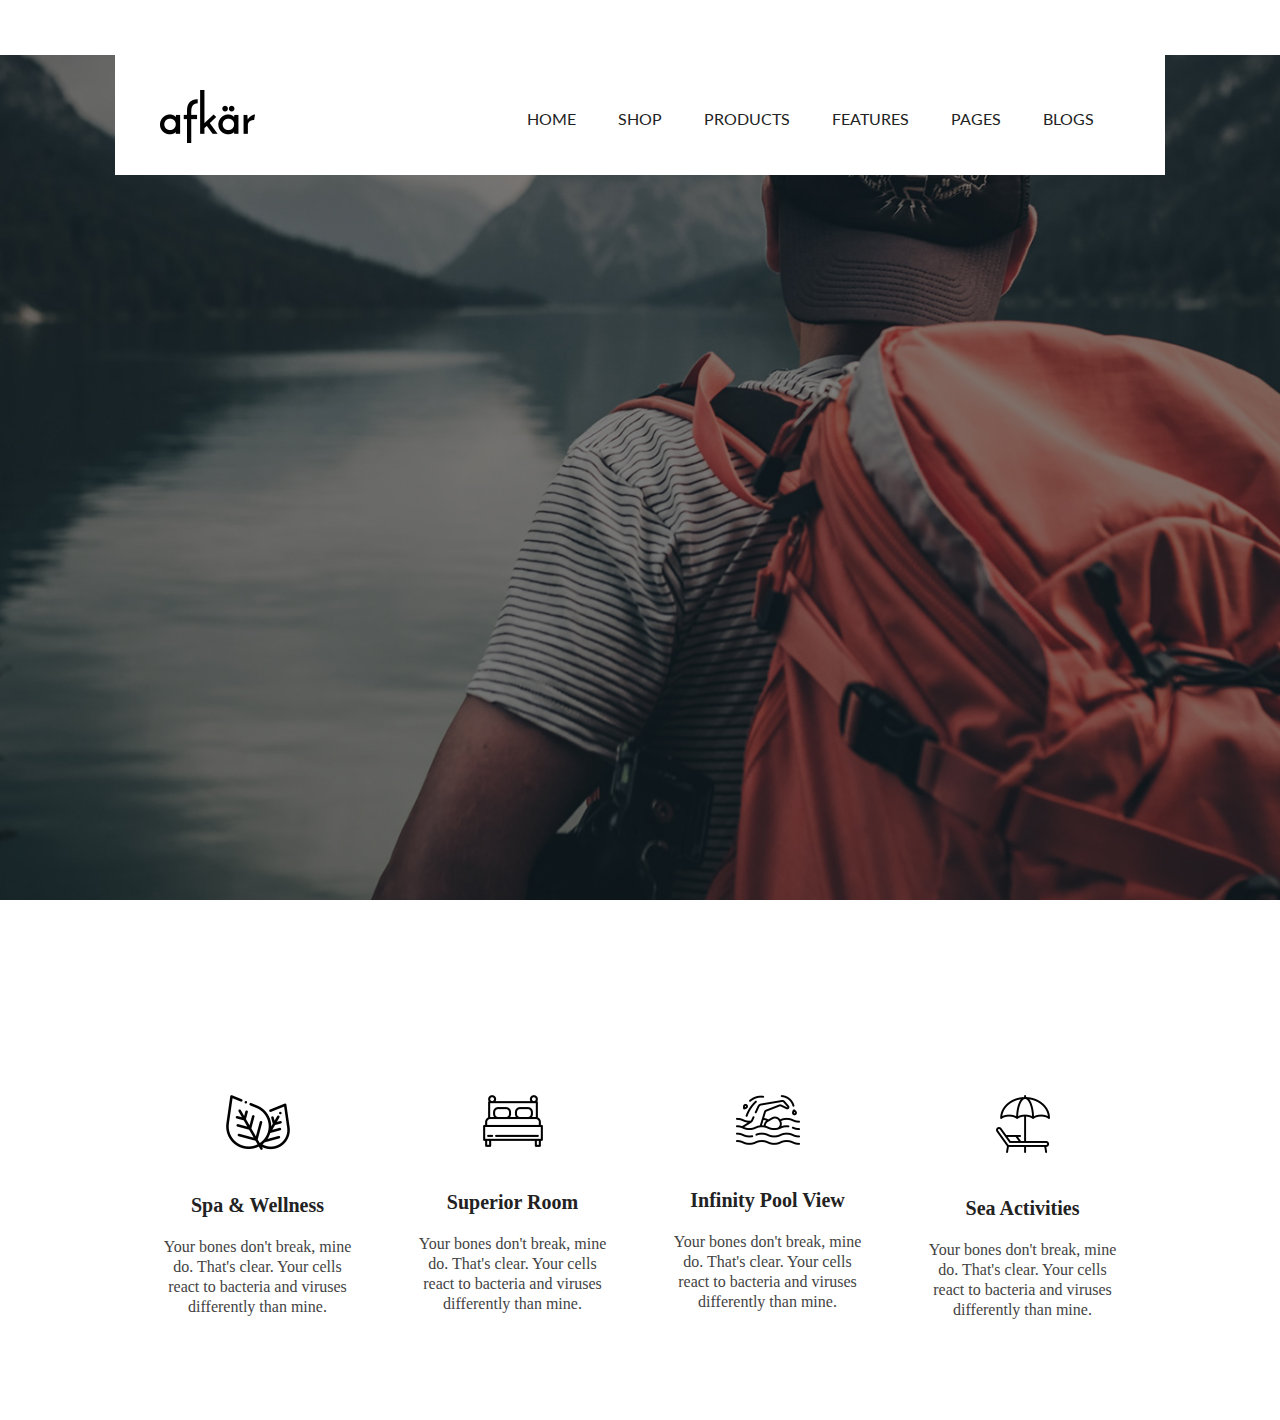
<file: SECOND TASK/TASK 1/index.html>
<!DOCTYPE html>
<html lang="en">

<head>
    <meta charset="UTF-8">
    <meta http-equiv="X-UA-Compatible" content="IE=edge">
    <meta name="viewport" content="width=device-width, initial-scale=1.0">
    <link rel="stylesheet" href="https://use.fontawesome.com/releases/v5.5.0/css/all.css" integrity="sha384-B4dIYHKNBt8Bc12p+WXckhzcICo0wtJAoU8YZTY5qE0Id1GSseTk6S+L3BlXeVIU" crossorigin="anonymous">
    <link rel="preconnect" href="https://fonts.gstatic.com">
    <link href="https://fonts.googleapis.com/css2?family=Lato:wght@300;400;700;900&display=swap" rel="stylesheet">
    <link rel="stylesheet" href="./css/style.css">
    <link rel="stylesheet" href="./css/common.css">
    <title>Document</title>
</head>

<body>
    <section id="Prewiev">
        <div class="navbar">
            <div class="container">
                <div class="row">
                    <div class="col">
                        <div class="main-menu">
                            <div class="menu-left">
                                <div class="logo">
                                    <img src="img/logo_1.png" alt="">
                                </div>
                            </div>
                            <div class="menu-right">
                                <div class="main-navbar">
                                    <nav>
                                        <div class="dropdown">
                                            <li><a href="#">HOME <i class="fas fa-plus"></i></a></li>
                                            <div class="dropdown-content">
                                                <a href="#">Clothing</a>
                                                <a href="#">Basics</a>
                                                <a href="#">Beauty</a>
                                                <a href="#">Electronic</a>
                                                <a href="#">Furniture</a>
                                                <a href="#">Vegetables</a>
                                                <a href="#">Watch</a>
                                                <a href="#">Lights</a>
                                                <a href="#">Goggles</a>
                                                <a href="#">Shoes</a>
                                                <a href="#">Bags</a>
                                                <a href="#">Flowers</a>
                                            </div>
                                        </div>
                                        <div class="dropdown">
                                            <li><a href="#">SHOP<i class="fas fa-plus"></i></a></li>
                                            <div class="dropdown-content">
                                                <a href="#">Left Sidebar</a>
                                                <a href="#">Right Sidebar</a>
                                                <a href="./shop-sidebar-popup.html">Sidebar Popup</a>
                                                <a href="#">Metro</a>
                                                <a href="#">No Sidebar</a>
                                                <a href="#">Last View</a>
                                            </div>
                                        </div>
                                        <li><a href="#">PRODUCTS<i class="fas fa-plus"></i></a></li>
                                        <li><a href="#">FEATURES<i class="fas fa-plus"></i></a></li>
                                        <li><a href="#">PAGES<i class="fas fa-plus"></i></a></li>
                                        <div class="dropdown">
                                            <li><a href="#">BLOGS<i class="fas fa-plus"></i></a></li>
                                            <div class="dropdown-content">
                                                <a href="#">Blog Left Sidebar</a>
                                                <a href="#">Blog Right Sidebar</a>
                                                <a href="./blog-right-sidebar.html">Blog Sidebar Popup</a>
                                                <a href="#">Blog No Sidebar</a>
                                                <a href="#">No Sidebar</a>
                                                <a href="#">Last View</a>
                                            </div>
                                        </div>
                                    </nav>
                                </div>
                            </div>
                        </div>
                    </div>
                </div>
            </div>
        </div>
    </section>
    <section id="Service"> 
        <div class="container">
            <div class="row">
                 <div class="grid-item">
                        <img src="./img/icon_18.png" alt="">
                        <h3>Spa & Wellness</h3>
                        <p>Your bones don't break, mine do. That's clear. Your cells react to bacteria and viruses differently than mine.</p>
                    </div>
                    <div class="grid-item">
                        <img src="./img/icon_19.png" alt="">
                        <h3>Superior Room</h3>
                        <p>Your bones don't break, mine do. That's clear. Your cells react to bacteria and viruses differently than mine.</p>
                    </div>
                    <div class="grid-item">
                        <img src="./img/icon_20.png" alt="">
                        <h3>Infinity Pool View</h3>
                        <p>Your bones don't break, mine do. That's clear. Your cells react to bacteria and viruses differently than mine.</p>
                    </div>
                    <div class="grid-item">
                        <img src="./img/icon_21.png" alt="">
                        <h3>Sea Activities</h3>
                        <p>Your bones don't break, mine do. That's clear. Your cells react to bacteria and viruses differently than mine.</p>
                 </div>
            </div>
        </div>
    </section>
   
</body>

</html>
</file>
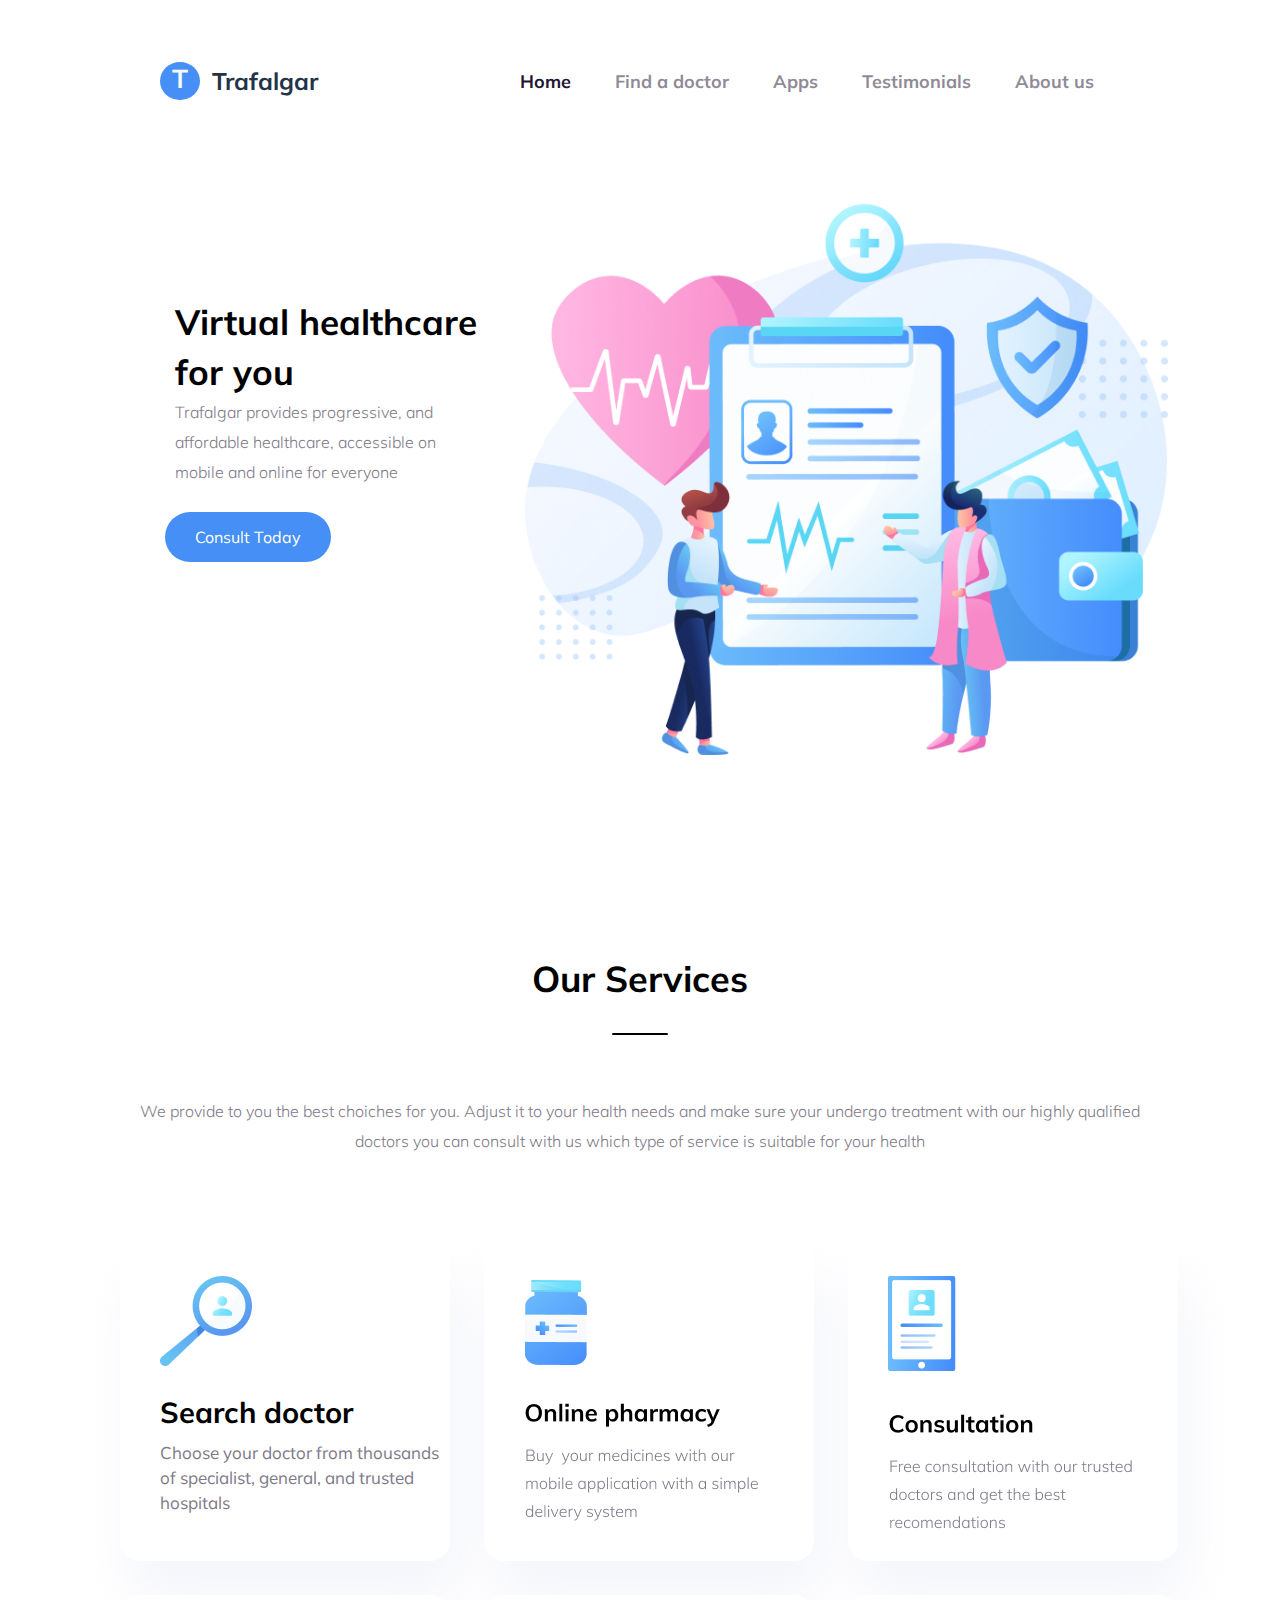
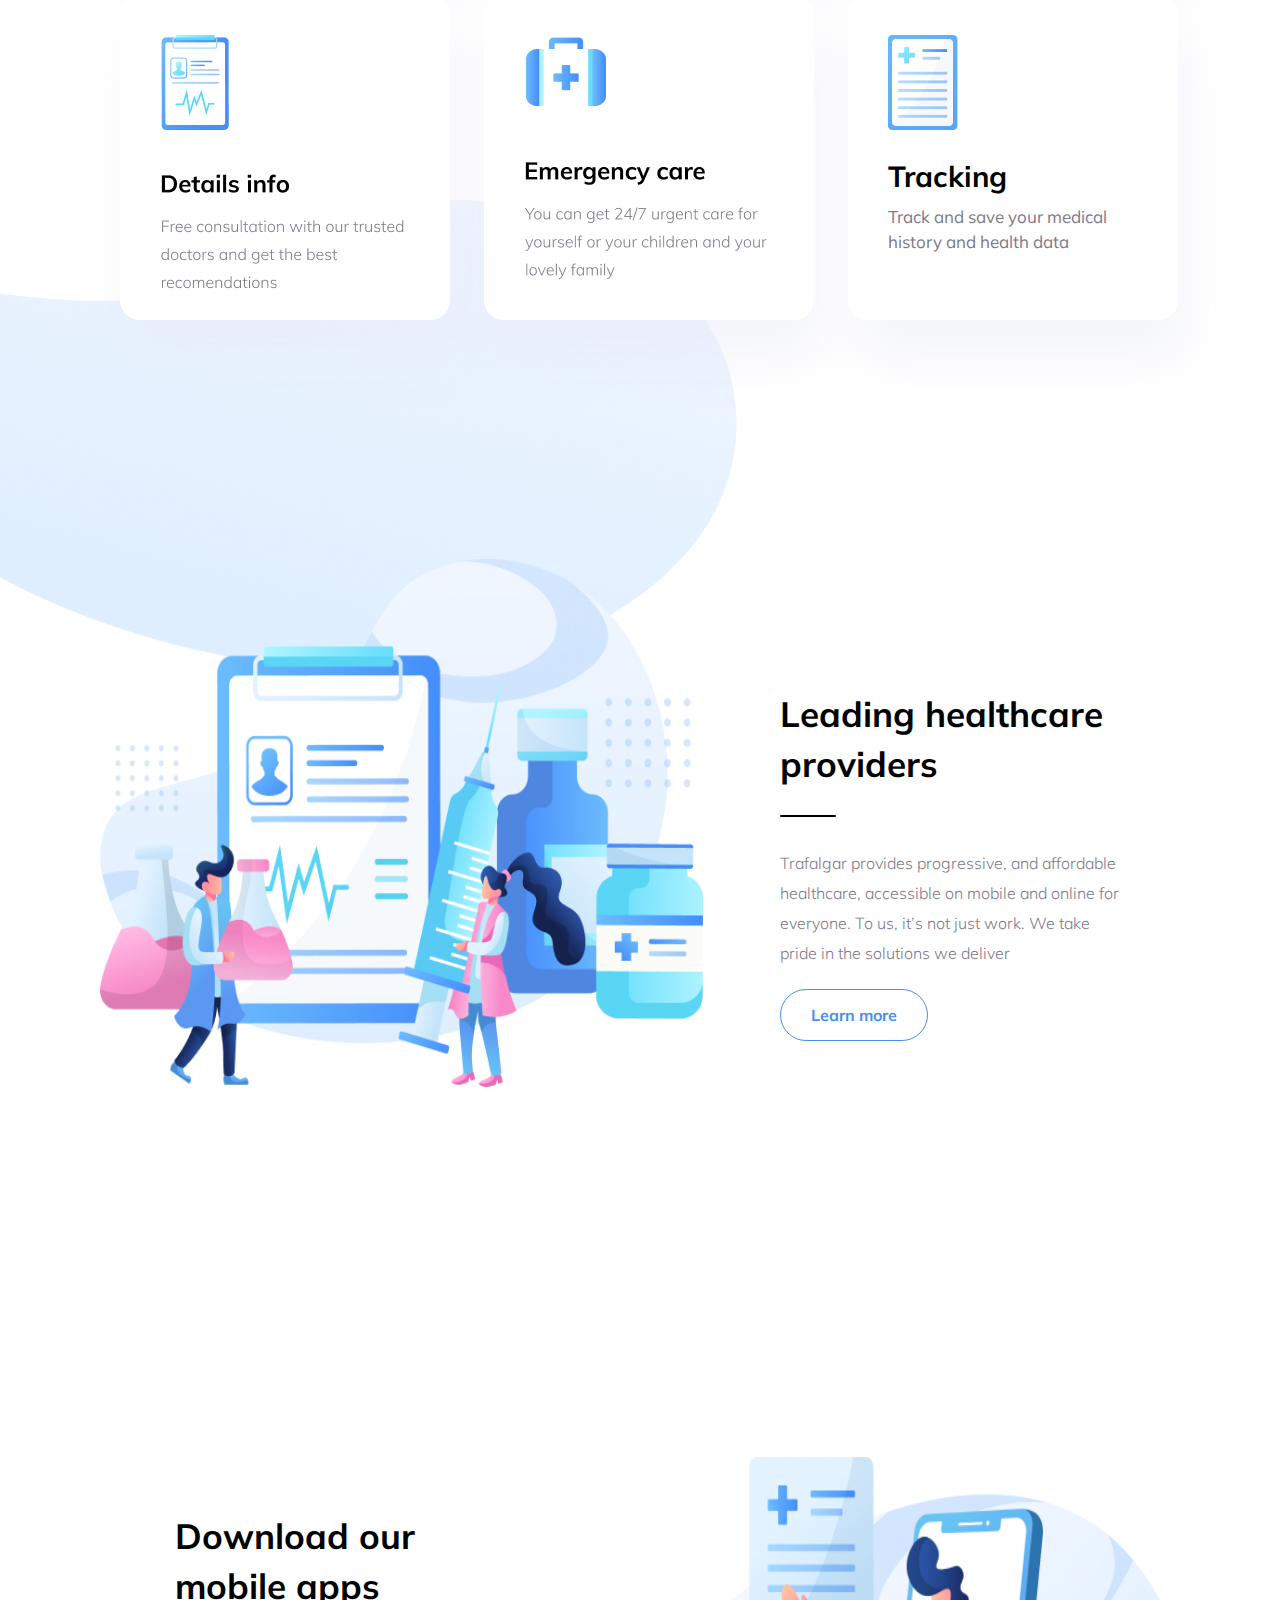
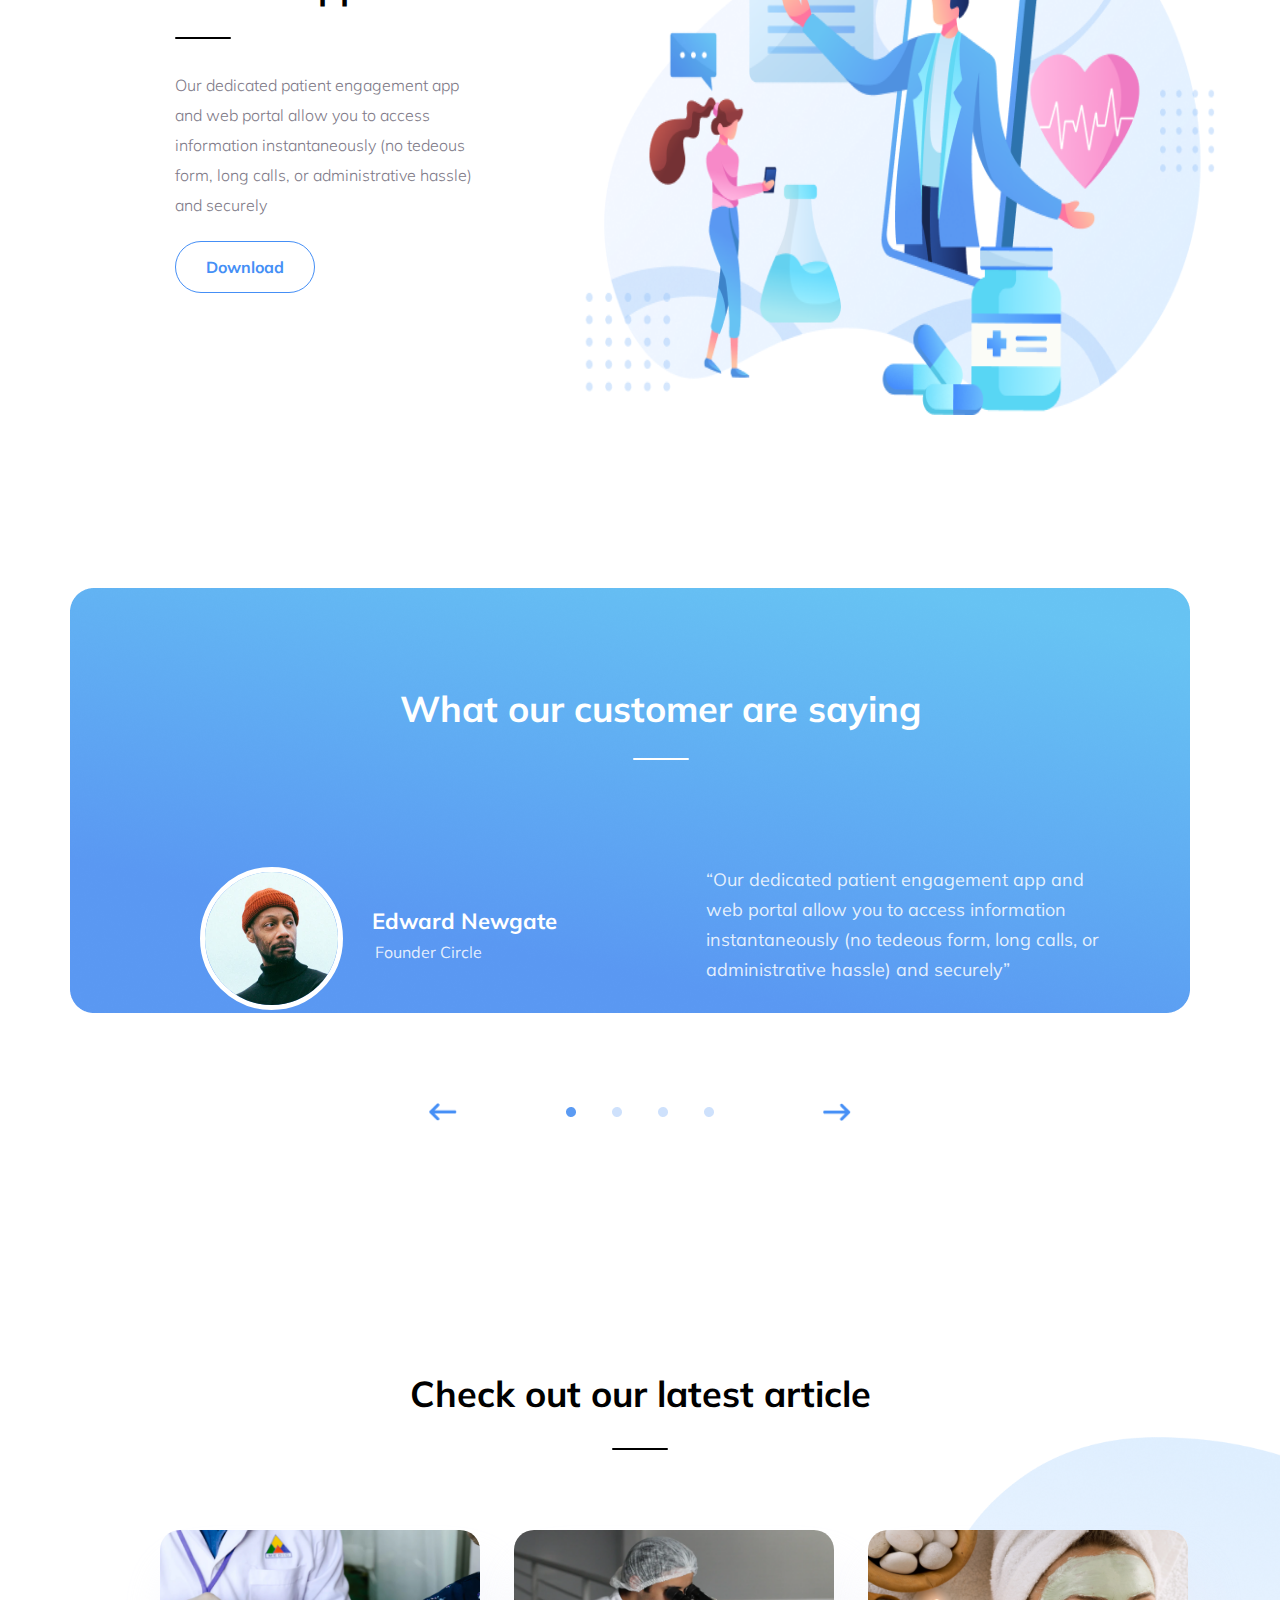
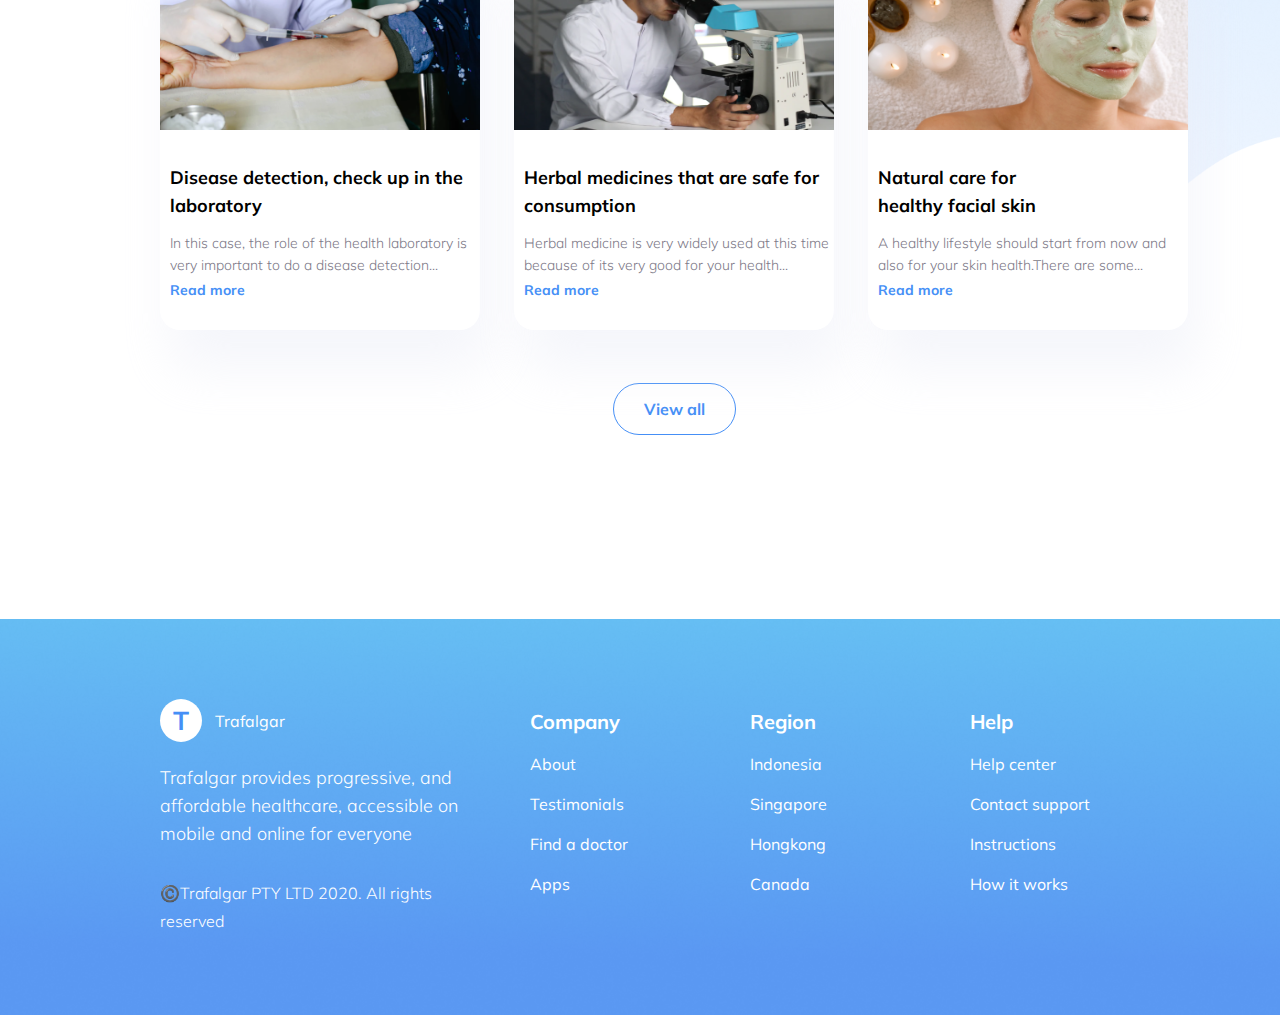
<file: THİRD TASK/Landing Page/index.html>
<!DOCTYPE html>
<html lang="en">
<head>
    <meta charset="UTF-8">
    <meta http-equiv="X-UA-Compatible" content="IE=edge">
    <meta name="viewport" content="width=device-width, initial-scale=1.0">
    <link rel="preconnect" href="https://fonts.gstatic.com">
    <link href="https://fonts.googleapis.com/css2?family=Mulish:wght@700&display=swap" rel="stylesheet">
    <link href="https://fonts.googleapis.com/css2?family=Mulish:ital,wght@1,300&display=swap" rel="stylesheet">
    <link href="https://fonts.googleapis.com/css2?family=Mulish&display=swap" rel="stylesheet">
    <link href="https://fonts.googleapis.com/css2?family=Mulish:wght@300&display=swap" rel="stylesheet">
    <link rel="stylesheet" href="css/common.css">
    <link rel="stylesheet" href="css/style.css">
    <title>Trafalgar Landing Page</title>
</head>
<body>
<!-- Header -->
    <div id="Header">
        <div class="container">
            <div class="row">
                <div class="navbar">
                   <div class="col-4">
                    <div class="left">
                        <strong>T</strong>
                        <h3>Trafalgar</h3>
                    </div>
                   </div>
                    <div class="col-8">
                        <div class="right">
                            <a href="#">Home</a>
                            <a href="#">Find a doctor</a>
                            <a href="#">Apps</a>
                            <a href="#">Testimonials</a>
                            <a href="#">About us</a>
                        </div>
                    </div>
                </div>
            </div>
            <div class="header-item">
                <div class="col-4">
                    <div class="item-text">
                        <h1>Virtual healthcare for you</h1>
                        <p>Trafalgar provides progressive, and affordable healthcare, accessible on mobile and online  for everyone</p>
                        <div class="button">
                            <a href="">Consult Today</a>
                        </div>
                    </div>
                </div>
                <div class="item-img">
                    <div class="col-8">
                        <img src="img/trafalgar-header illustration 1.png" alt="">
                    </div>
                </div>
            </div>
        </div>
    </div>
<!-- Header -->
<!-- Our Services -->
<div id="Services">
    <div class="container" style="max-width: 1040px;">
        <div class="row">
            <div class="text-services">
                <h1>Our Services</h1>
                <div class="line"></div>
                <p>We provide to you the best choiches for you. Adjust it to your health needs and make sure your undergo treatment with our highly qualified doctors you can consult with us which type of service is suitable for your health</p>
            </div>
            <div class="services-box">
               <div class="box-back-img">
                <img src="img/Vector (2).png" alt="">
               </div>
              <div class="box">
               <div class="box-item">
                   <img src="img/Frame (2).png" alt="">
                  <div class="box-item-text">
                    <h3>Search doctor</h3>
                    <p>Choose your doctor from thousands <br> of specialist, general, and trusted hospitals</p>
                  </div>
               </div>
               <div class="box-item">
                   <img src="img/Group 2 (1).png" alt="">
               </div>
               <div class="box-item">
                   <img src="img/Group 1.png" alt="">
               </div>
               <div class="box-item">
                 <img src="img/Group 4.png" alt="">
               </div>
               <div class="box-item">
                  <img src="img/Group 3.png" alt="">
               </div>
               <div class="box-item">
                   <img src="img/Frame (3).png" alt="">
                    <div class="box-item-text">
                        <h3>Tracking</h3>
                    <p>Track and save your medical <br> history and health data </p>
                    </div>
               </div>
              </div>
              <div class="btn">
                  <a href="#">Learn more</a>
              </div>
            </div>
        </div>
    </div>
</div>
<!-- Our Services -->
<!-- Leading Section -->
<div id="Leading">
    <div class="container">
        <div class="row">
            <div class="leading-item">
                <div class="col-6">
                    <div class="leading-item-img">
                        <img src="img/trafalgar-illustration sec02 1.png" alt="">
                    </div>
                </div>
                <div class="col-6">
                    <div class="leading-item-text">
                        <h1>Leading healthcare providers</h1>
                        <div class="line"></div>
                        <p>Trafalgar provides progressive, and affordable healthcare, accessible on mobile and online for everyone. To us, it’s not just work. We take pride in the solutions we deliver</p>
                        <div class="btn">
                            <a href="#">Learn more</a>
                        </div>
                    </div>
                </div>
            </div>
        </div>
    </div>
</div>

<!-- Leading Section -->
<!-- Download Section -->
<div id="Download">
    <div class="row" style="margin: 0%;">
        <div class="container">
            <div class="download-item">
                <div class="col-4">
                    <div class="download-text">
                        <h1>Download our mobile apps</h1>
                        <div class="line"></div>
                        <p>Our dedicated patient engagement app and web portal allow you to access information instantaneously (no tedeous form, long calls, or administrative hassle) and securely</p>
                        <div class="btn">
                            <a href="">Download</a>
                        </div>
                    </div>
                </div>
                <div class="download-item-img">
                    <div class="col-8">
                        <img src="img/trafalgar-illustration sec03 1.png" alt="">
                    </div>
                </div>
            </div>
        </div>
    </div>
</div>
<!-- Download Section -->
<!-- Customer Section -->
<div id="Customer">
    <div class="container">
        <div class="row">
            <div class="customer-box">
                <img src="img/Rectangle 13 (1).png" alt="">
            </div>
            <div class="customer-box-item">
                <h1>What our customer are saying</h1>
                <div class="line"></div>
            </div>
            <div class="col-6">
                <div class="founder">
                     <img src="img/image 1.png" alt="">
                     <h3>Edward Newgate</h3>
                     <p>Founder Circle</p>
                </div>
            </div>
            <div class="col-6">
                <div class="founder-info">
                    <p>“Our dedicated patient engagement app and 
                        web portal allow you to access information instantaneously (no tedeous form, long calls, 
                        or administrative hassle) and securely”</p>
                </div>
            </div>
            <div class="col-12">
                <div class="scroll">
                    <img class="left" src="img/Vector (7).png" alt="">
                    <img src="img/Ellipse 5.png" alt="">
                    <img src="img/Ellipse 3.png" alt="">
                    <img src="img/Ellipse 4.png" alt="">
                    <img src="img/Ellipse 6.png" alt="">
                    <img class="right" src="img/Vector (8).png" alt="">
                </div>
            </div>
        </div>
    </div>
</div>
<!-- Customer Section -->
<!-- Check Out Section -->
<div id="Check-out">
    <div class="container">
        <div class="check-text">
            <h1>Check out our latest article</h1>
            <div class="line"></div>
        </div>
        <div class="row">
            <div class="check-box">
               <div class="box-check-img">
                   <img src="img/Vector (10).png" alt="">
               </div>
              <div class="box-second">
               <div class="check-box-item">
                   <img src="img/image 2.png" alt="">
                   <h3>Disease detection, check up in the laboratory</h3>
                   <p>In this case, the role of the health laboratory is very important to do a disease detection...</p>
                   <h2>Read more</h2>
               </div>
               <div class="check-box-item">
                   <img src="img/image 2 (1).png" alt="">
                    <h3>Herbal medicines that are safe for consumption</h3>
                    <p>Herbal medicine is very widely used at this time because of its very good for your health...</p>
                    <h2>Read more<h2>
               </div>
               <div class="check-box-item">
                   <img src="img/image 3.png" alt="">
                    <h3>Natural care for <br> healthy  facial skin</h3>
                    <p>A healthy lifestyle should start from now and also for your skin health.There are some...</p>
                    <h2>Read more</h2>
               </div>
              </div>
              <div class="btn">
                  <a href="#">View all</a>
              </div>
            </div>
        </div>
    </div>
</div>
<!-- Check Out Section -->
<!-- Footer -->
<footer>
    <div class="container">
        <div class="row">
                <div class="footer-container">
                    <div class="footer-item">
                        <div class="footer-logo">
                            <div class="footer-t-logo"><h6>T</h6></div>
                            <p style="margin-left: 13px;">Trafalgar</p>
                        </div>
                        <h5>Trafalgar provides progressive, and affordable healthcare, accessible on mobile and online 
                            for everyone</h5>
                            <h5 style="padding: 0;
                            font-size: 16px;
                            font-style: normal;
                            font-weight: 300;
                            line-height: 28px;
                            letter-spacing: 0em;
                            text-align: left;
                            ">©️Trafalgar PTY LTD 2020. All rights reserved</h5>
                        
                    </div>
                    <div class="footer-item">
                        <h1>Company</h1>
                        <li>About</li>
                        <li>Testimonials</li>
                        <li>Find a doctor</li>
                        <li>Apps</li>
                    </div>
                    <div class="footer-item">
                        <h1>Region</h1>
                        <li>Indonesia</li>
                        <li>Singapore</li>
                        <li>Hongkong</li>
                        <li>Canada</li>
                    </div>
                    <div class="footer-item">
                        <h1>Help</h1>
                        <li>Help center </li>
                        <li>Contact support</li>
                        <li>Instructions</li>
                        <li>How it works</li>
                    </div>
                </div>
            </div>
        </div>
</footer>
<!-- Footer -->
</body>
</html>
</file>
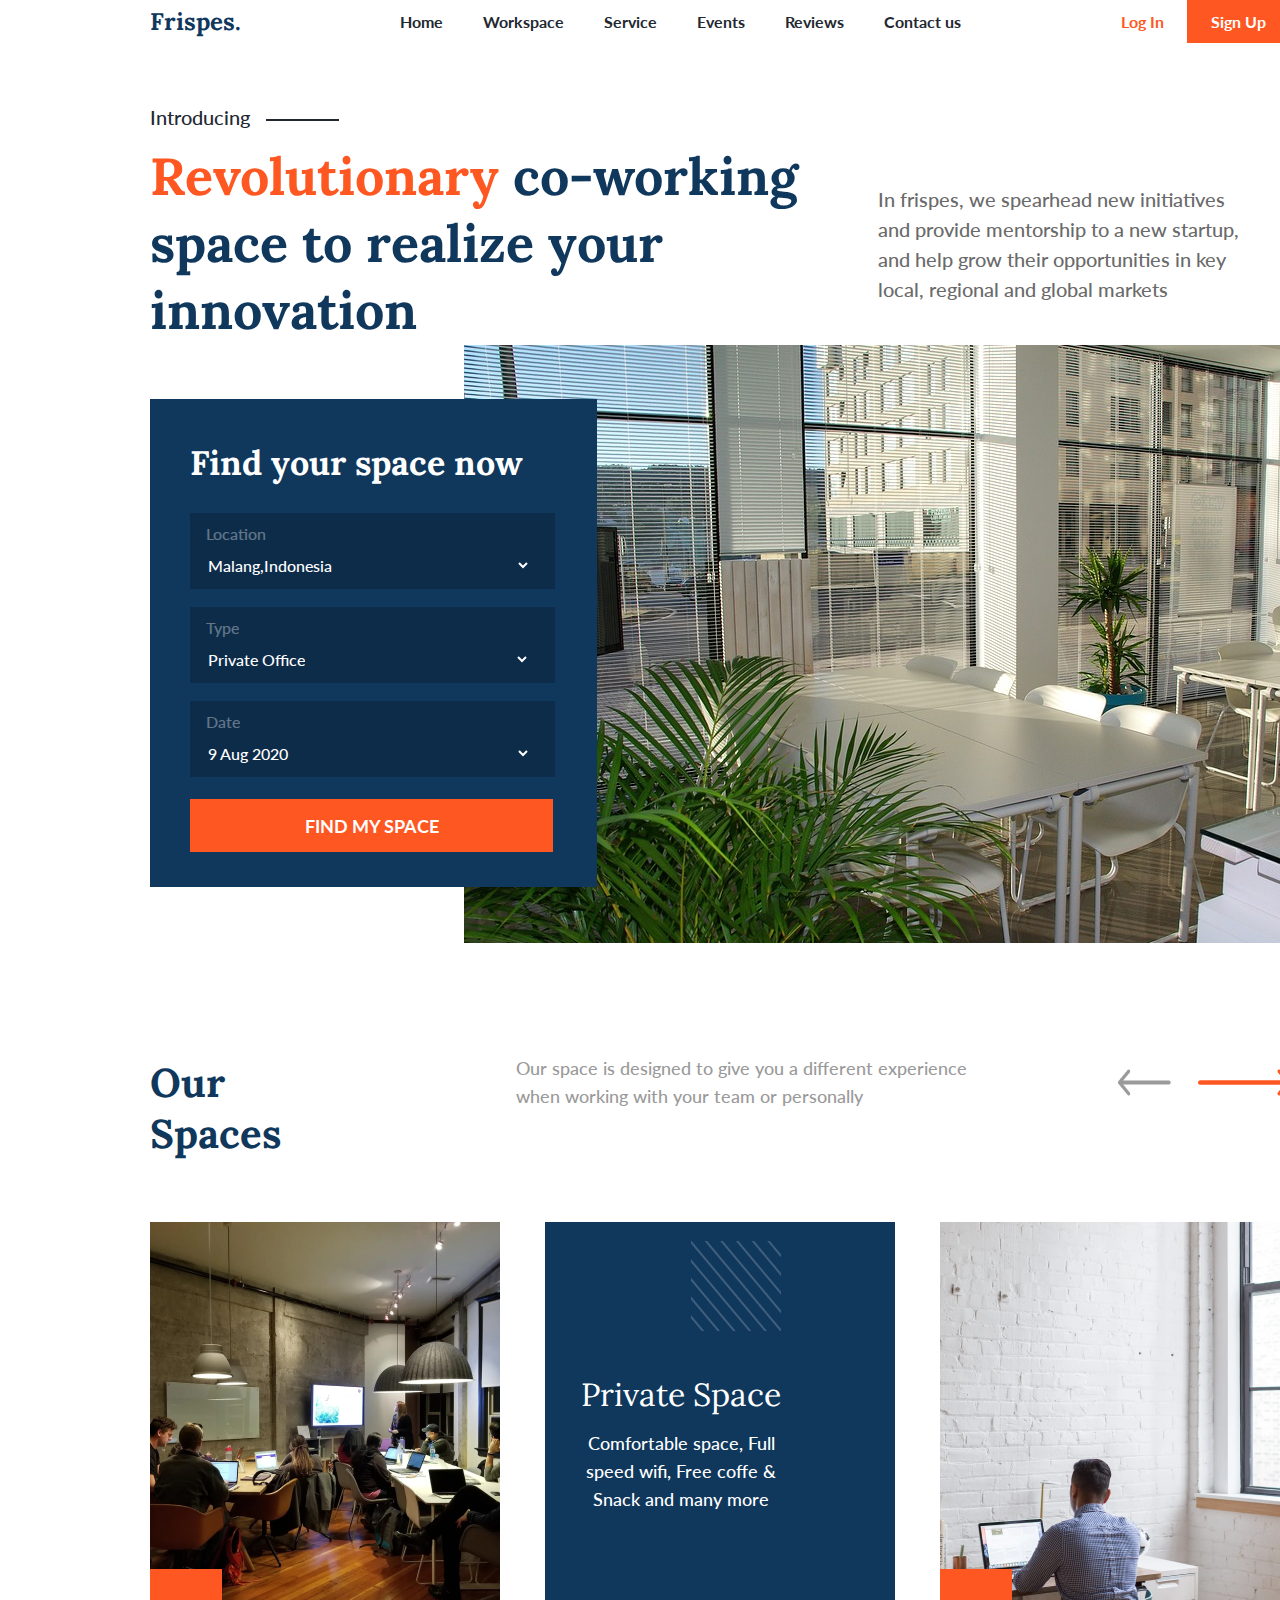
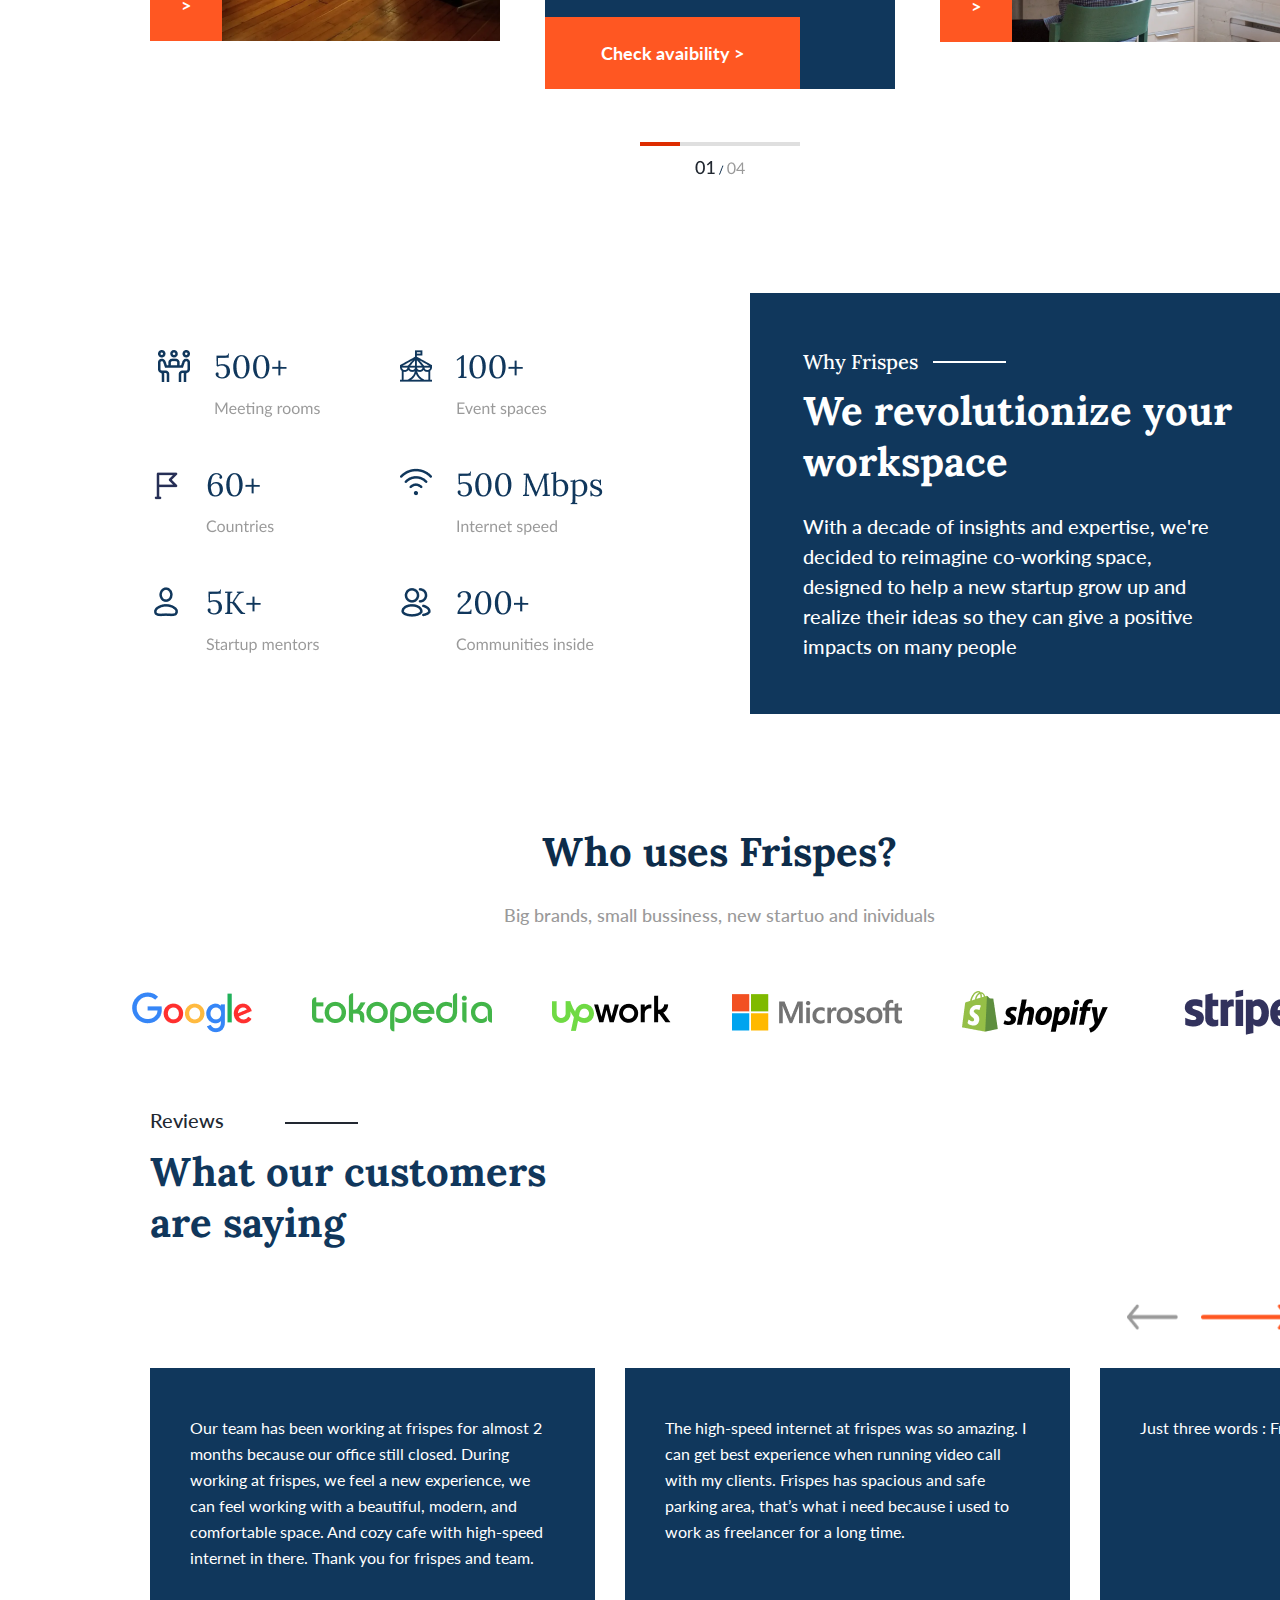
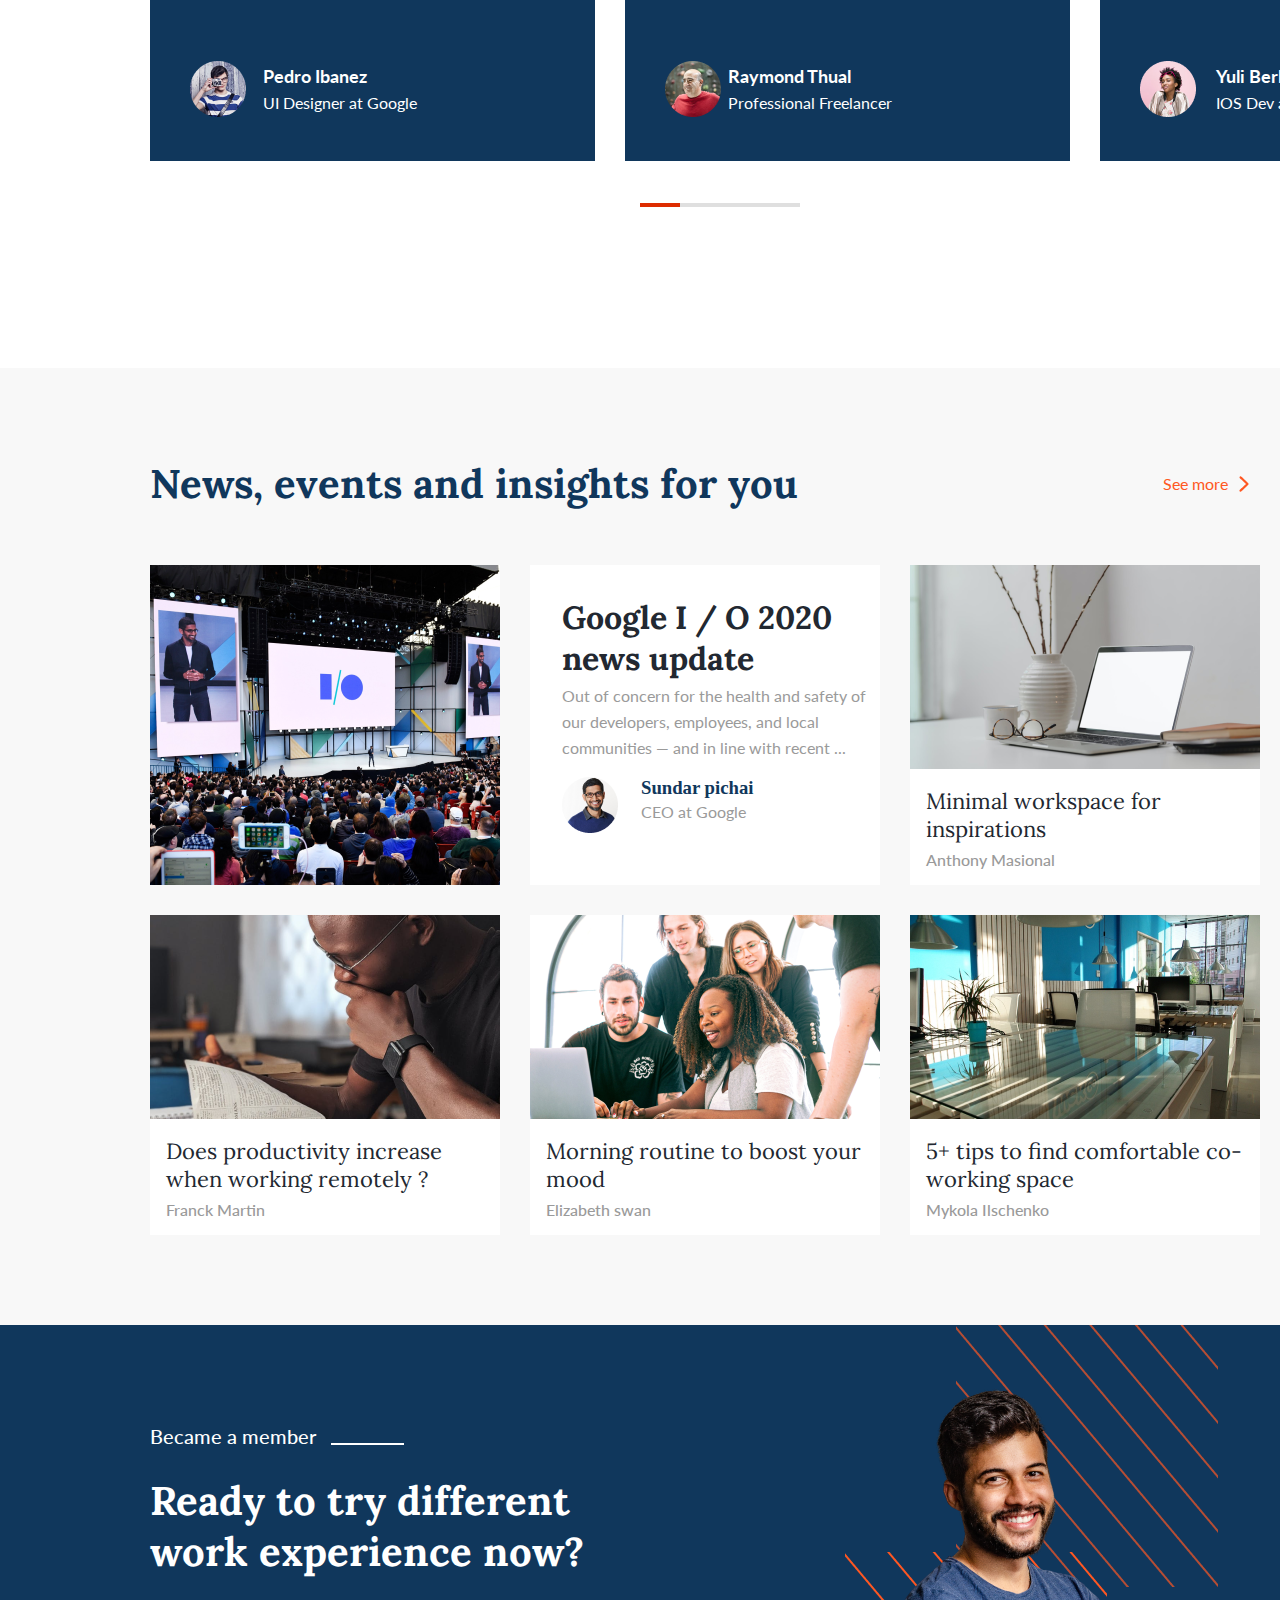
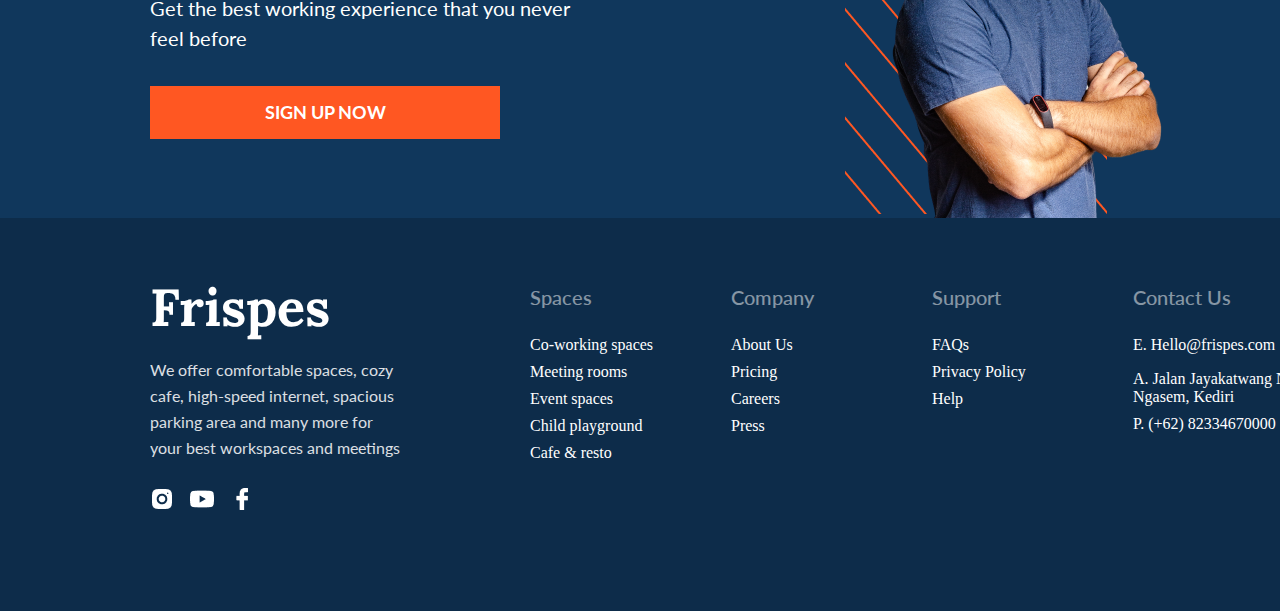
<file: Week-05/Landing Page/index.html>
<!DOCTYPE html>
<html lang="en">

<head>
  <meta charset="UTF-8" />
  <meta http-equiv="X-UA-Compatible" content="IE=edge" />
  <meta name="viewport" content="width=device-width, initial-scale=1.0" />
  <link rel="preconnect" href="https://fonts.gstatic.com" />

  <link rel="preconnect" href="https://fonts.gstatic.com" />
  <!-- google font links -->
  <link href="https://fonts.googleapis.com/css2?family=Lato:wght@100;300;400;700;900&display=swap" rel="stylesheet" />
  <link href="https://fonts.googleapis.com/css2?family=Lora:wght@400;500;600;700&display=swap" rel="stylesheet" />
  <!-- css links -->
  <link rel="stylesheet" href="./css/style.css" />
  <link rel="stylesheet" href="./css/common.css" />
  <title>Frispes.</title>
</head>

<body>
  <!-- header start -->
  <header>
    <div class="header-top">
      <div class="container">
        <div class="row">
          <div class="logo">Frispes.</div>
          <div class="navbar">
            <ul>
              <li>Home</li>
              <li>Workspace</li>
              <li>Service</li>
              <li>Events</li>
              <li>Reviews</li>
              <li>Contact us</li>
            </ul>
          </div>
          <div class="form">
            <div class="log-in">Log In</div>
            <div class="sign-up">Sign Up</div>
          </div>
        </div>
      </div>
    </div>

    <!-- introduction text -->
    <div class="intro">
      <div class="container">
        <div class="row">
          <div class="intro-row">
            <div class="intro-text">
              <p>Introducing</p>
            </div>
            <div class="intro-line"></div>
          </div>
        </div>
      </div>
    </div>

    <div class="intro-content">
      <div class="container">
        <div class="row">
          <div class="intro-content-row">
            <div class="intro-title">
              <h1>
                Revolutionary
                <span> co-working space to realize your innovation</span>
              </h1>
            </div>
            <div class="intro-subtitle">
              <p>
                In frispes, we spearhead new initiatives and provide
                mentorship to a new startup, and help grow their opportunities
                in key local, regional and global markets
              </p>
            </div>
          </div>
        </div>
      </div>
    </div>

    <!--search form  -->
    <div class="search">
      <div class="container">
        <div class="row">
          <div class="search-row">
            <div class="search-form">
              <h1>Find your space now</h1>
              <form action="">
                <div class="form-item">
                  <label>Location</label><br />
                  <select name="location" id="location" style="padding: 8px 183px 8px 14px">
                    <option>Malang,Indonesia</option>
                    <option>Baku,Azerbaijan</option>
                  </select>
                </div>
                <br />

                <div class="form-item">
                  <label>Type</label><br />
                  <select name="type" id="type" style="padding: 8px 209px 8px 14px">
                    <option>Private Office</option>
                  </select>
                </div>
                <br />

                <div class="form-item">
                  <label>Date</label><br />
                  <select name="date" id="date" style="padding: 8px 226px 8px 14px">
                    <option>9 Aug 2020</option>
                    <option>1 Sep 2020</option>
                  </select>
                </div>
                <input type="submit" value="FIND MY SPACE" />
              </form>
            </div>
            <div class="slider">
              <img src="./img/image-slider.png" alt="" />
            </div>
          </div>
        </div>
      </div>
    </div>
  </header>
  <!-- header end -->


  <!-- main start -->
  <main>
    <!-- our spaces header -->
    <div class="our-spaces-header">
      <div class="container">
        <div class="row">
          <div class="title">Our Spaces</div>
          <div class="subtitle">
            Our space is designed to give you a different experience when
            working with your team or personally
          </div>
          <div class="nav">
            <img src="./img/spaces-nav1.png" alt="" style="padding-right: 23.31px;" />
            <img src="./img/spaces-nav2.png" alt="" />
          </div>
        </div>
      </div>
    </div>

    <!-- our spaces main -->
    <div class="our-spaces-main">
      <div class="container">
        <div class="row" style="align-items: initial">
          <div class="our-spaces-item">
            <img src="./img/space-1.png" alt="" />
            <button class="next">></button>
          </div>

          <div class="our-spaces-item-center">
            <div class="text">
              <h1>Private Space</h1>
              <p>Comfortable space, Full speed wifi, Free coffe & Snack 
                and many more</p>
            </div>
            <img src="./img/space-2.png" alt="" />
            <img src="./img/vector-space.png" alt="" class="img-vector" />
            <button class="next">Check avaibility ></button>
          </div>

          <div class="our-spaces-item">
            <img src="./img/space-3.png" alt="" />
            <button class="next" style="height: 73px">></button>
          </div>
        </div>
      </div>

      <div class="our-spaces-main-nav">
        <div class="container">
          <div class="row" style="justify-content: center; margin: 53px 0">
            <img src="./img/spaces-nav.png" alt="" />
          </div>
        </div>
      </div>
    </div>

    <!-- why frispes -->
    <div class="why-frispes">
      <div class="container">
        <div class="row">
          <div class="our-support">
            <div class="item"><img src="./img/Meeting Room.png" alt=""></div>
            <div class="item"><img src="./img/Event Spaces.png" alt=""></div>
            <div class="item"><img src="./img/Countries.png" alt=""></div>
            <div class="item"><img src="./img/Internet speed.png" alt=""></div>
            <div class="item"><img src="./img/Mentors.png" alt=""></div>
            <div class="item"><img src="./img/Communities.png" alt=""></div>
          </div>
          <div class="why-frispes-right">
            <div class="why-frispes-content">
              <div class="why-frispes-content-head">
                <div class="text">Why Frispes</div>
                <div class="line"></div>
              </div>
              <h1>We revolutionize your workspace</h1>
              <p>
                With a decade of insights and expertise, we're decided to
                reimagine co-working space, designed to help a new startup
                grow up and realize their ideas so they can give a positive
                impacts on many people
              </p>
            </div>
          </div>
        </div>
      </div>
    </div>

    <!-- Who uses Frispes? -->
    <div class="uses-frispes">
      <div class="container" style="width: 1175.53px;">
        <h1>Who uses Frispes?</h1>
        <p>Big brands, small bussiness, new startuo and inividuals</p>
        <div class="brends">
          <img src="./img/google.png" alt="">
          <img src="./img/tokopedia.png" alt="">
          <img src="./img/upwork.png" alt="">
          <img src="./img/microsoft.png" alt="">
          <img src="./img/shopify.png" alt="">
          <img src="./img/stripe.png" alt="" style="padding: 0;">
        </div>
      </div>
    </div>


    <!-- reviews -->
    <div class="reviews">
      <div class="container">
        <div class="row" style="display: block;">
          <div class="reviews-row">
            <div class="reviews-text">
              <p>Reviews</p>
            </div>
            <div class="reviews-line"></div>
          </div>
          <h1>What our customers are saying</h1>
          <div class="nav-reviews">
            <img src="./img/spaces-nav1.png" alt="" style="padding-right: 23.31px;" />
            <img src="./img/spaces-nav2.png" alt="" />
          </div>
        </div>
      </div>
    </div>
    <!-- customer saying -->
    <div class="customer-saying">
      <div class="container">
        <div class="row">
          <div class="customer-saying-row">
            <!-- comment start -->
            <div class="comment">

              <p class="customer-comment">Our team has been working at frispes for almost 2 months because our office
                still closed. During working at frispes, we feel a new experience, we can feel working with a beautiful,
                modern, and comfortable space. And cozy cafe with high-speed internet in there. Thank you for frispes
                and team.</p>
              <div class="customer">
                <img src="./img/Ellipse 1.png" alt="">
                <div class="customer-info">
                  <h3>Pedro Ibanez</h3>
                  <p>UI Designer at Google</p>
                </div>
              </div>
            </div>
            <!-- comment end -->
            <div class="comment">

              <p class="customer-comment">The high-speed internet at frispes was so amazing. I can get best experience
                when running video call with my clients. Frispes has spacious and safe parking area, that’s what i need
                because i used to work as freelancer for a long time.</p>
              <div class="customer">
                <img src="./img/Ellipse 2.png" alt="">
                <div class="customer-info">
                  <h3>Raymond Thual</h3>
                  <p> Professional Freelancer</p>
                </div>
              </div>
            </div>

            <div class="comment">

              <p class="customer-comment">Just three words : Frispes is Awesome!</p>
              <div class="customer">
                <img src="./img/Ellipse 3.png" alt="">
                <div class="customer-info">
                  <h3>Yuli Berlian</h3>
                  <p>IOS Dev at Tokopedia</p>
                </div>
              </div>
            </div>
          </div>


        </div>
        <div class="scroll-nav">
          <img src="./img/Indicator.png" alt="">
        </div>
      </div>

    </div>
    </div>
    <!-- news -->
    <div class="news">
      <div class="container">
        <div class="row">
          <div class="news-row">
            <div class="news-heading">
              <h1>News, events and insights for you</h1>
              <div class="see-more">
                <h4>See more</h4>
                <img src="./img/chevron down.png" alt="">
              </div>
            </div>
            <div class="news-content">
              <div class="item"><img src="./img/news1.png" style="width: auto; height: auto;" alt=""></div>
              <div class="item" style="padding: 32px; box-sizing: border-box;">
                <h1>Google I / O 2020 news update</h1>
                <p>Out of concern for the health and safety of our developers, employees, and local communities — and in
                  line with recent ...</p>
                <div class="person">
                  <img src="./img/news-person.png" alt="">
                  <div class="person-info">
                    <h3>Sundar pichai</h3>
                    <p>CEO at Google</p>
                  </div>
                </div>
              </div>

              <div class="item">
                <img src="./img/news3.png" alt="">
                <div class="item-content">
                  <h1>Minimal workspace for inspirations</h1>
                  <h4>Anthony Masional</h4>
                </div>
              </div>
              <div class="item">
                <img src="./img/news4.png" alt="">
                <div class="item-content">
                  <h1>Does productivity increase when working remotely ? </h1>
                  <h4>Franck Martin</h4>
                </div>
              </div>
              <div class="item">
                <img src="./img/news5.png" alt="">
                <div class="item-content">
                  <h1>Morning routine to boost your mood</h1>
                  <h4>Elizabeth swan</h4>
                </div>
              </div>
              <div class="item">
                <img src="./img/news6.png" alt="">
                <div class="item-content">
                  <h1>5+ tips to find comfortable co-working space</h1>
                  <h4>Mykola Ilschenko</h4>
                </div>
              </div>
            </div>
          </div>
        </div>
      </div>
    </div>
<!-- news -->
<!-- memmber -->
    <div class="to-member">
      <div class="container">
        <div class="row">
          <div class="to-member-row">
            <div class="sign-up">
              <div class="review">
                <h1>Became a member</h1>
                <div class="line"></div>
              </div>
              <h1>Ready to try different work experience now?</h1>
              <p>Get the best working experience that you never feel before</p>
              <button class="sign-up-now">
                SIGN UP NOW
              </button>
            </div>
            <div class="person">
              <div class="person-photo">
                <img src="./img/person-photo.png" alt="">
              </div>
              <div class="person-bg">
                <img src="./img/Pattern.png" alt="">
              </div>
            </div>
          </div>
        </div>
      </div>
    </div>
  </main>
  <!-- memmeber -->



  <!-- footer start -->
  <footer>
    <div class="container">
      <div class="row">
        <div class="footer-container">
          <div class="footer-item" style="height: 235px;width: 255px; margin-right: 125px;">
            <div class="footer-logo">Frispes</div>
            <p>
              We offer comfortable spaces, cozy cafe, high-speed internet, spacious parking area and many more for your
              best workspaces and meetings
            </p>
            <div class="social">
              <img src="./img/Instagram (filled).png" alt="">
              <img src="./img/YouTube.png" alt="">
              <img src="./img/Facebook.png" alt="">
            </div>
          </div>
          <div class="footer-item" style="      height: 220px;
          width: 133px;
          ">
            <h1>Spaces</h1>
            <li>Co-working spaces</li>
            <li>Meeting rooms</li>
            <li>Event spaces</li>
            <li>Child playground</li>
            <li>Cafe & resto</li>
          </div>
          <div class="footer-item">
            <h1>Company</h1>
            <li>About Us</li>
            <li>Pricing </li>
            <li>Careers </li>
            <li>Press </li>
          </div>
          <div class="footer-item">
            <h1>Support</h1>
            <li>FAQs</li>
            <li>Privacy Policy</li>
            <li>Help </li>
          </div>
          <div class="footer-item" style="
          width: 212px;">
            <h1>Contact Us</h1>
            <li style="margin-bottom: 16px;">E. Hello@frispes.com</li>
            <li>A. Jalan Jayakatwang No.301
              Ngasem, Kediri</li>
            <li>P. (+62) 82334670000</li>

          </div>
        </div>



      </div>
    </div>
  </footer>
  <!-- footer end -->
</body>

</html>
</file>
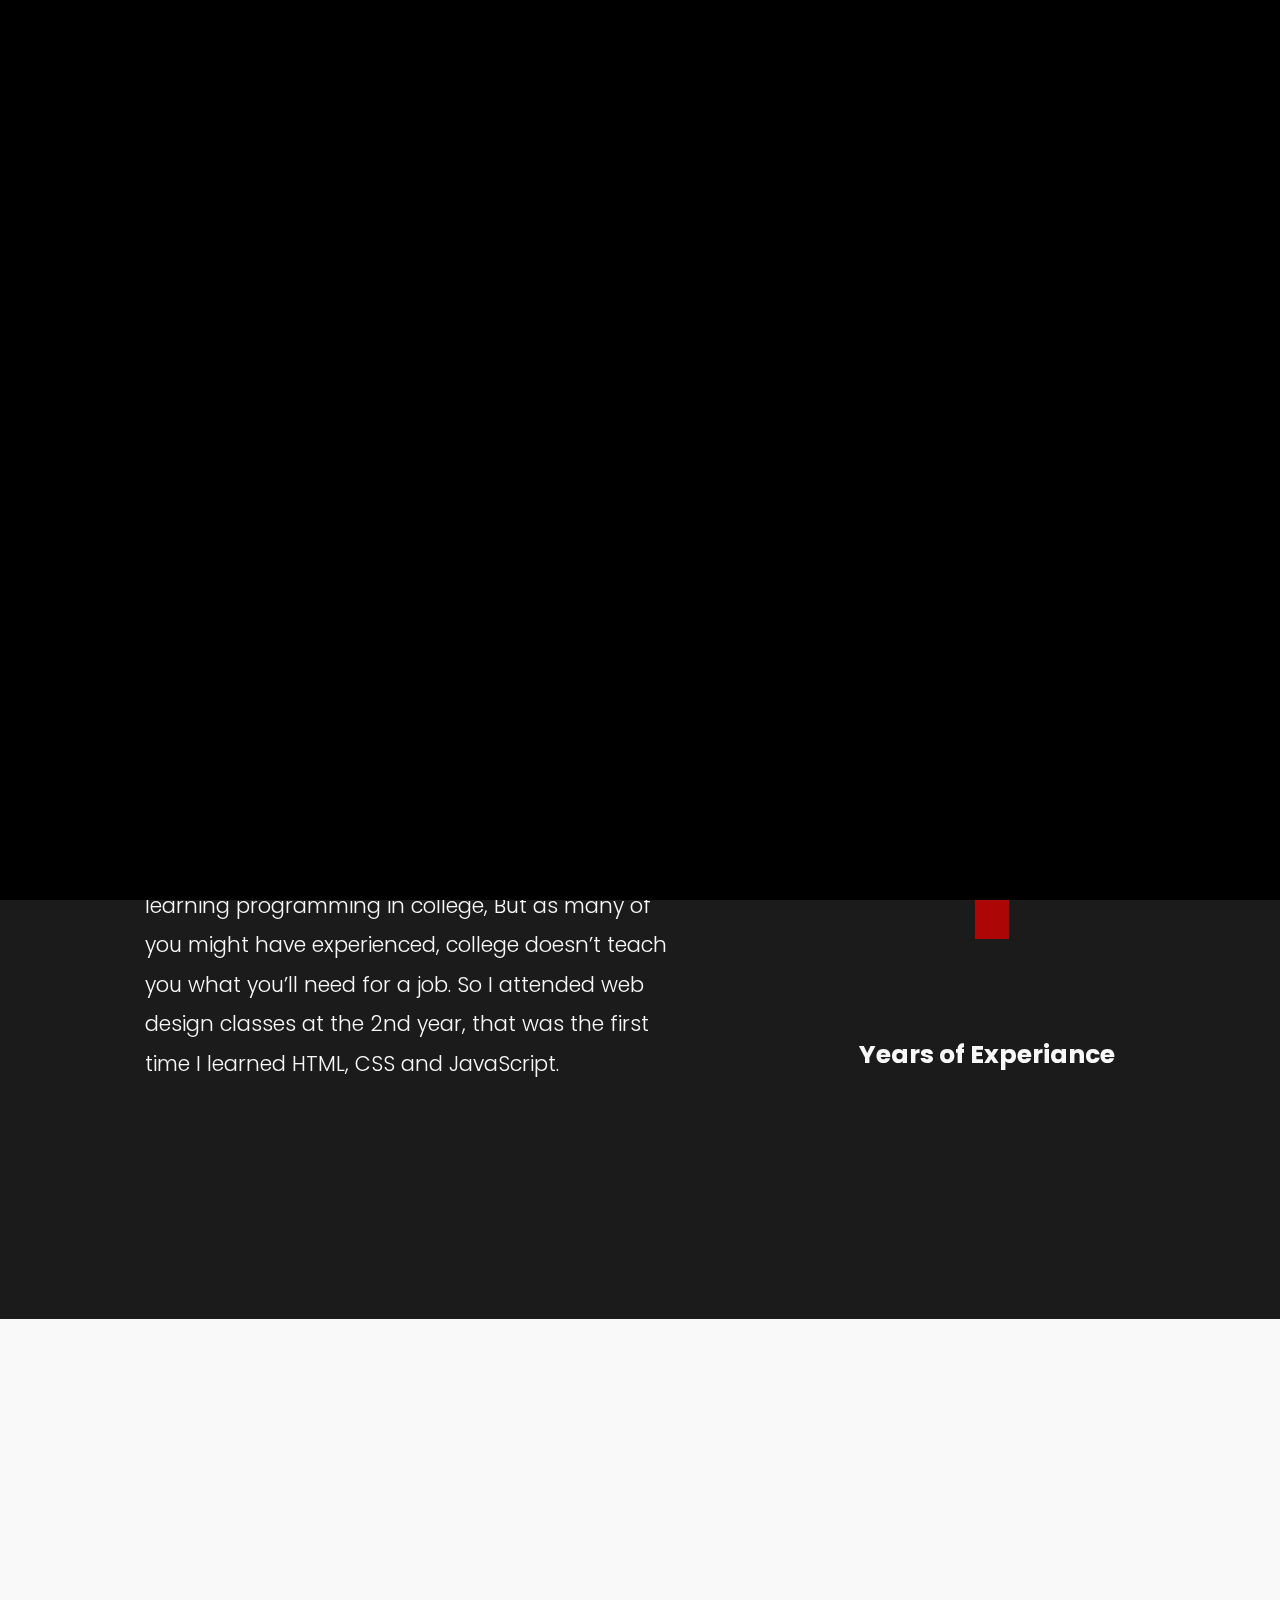
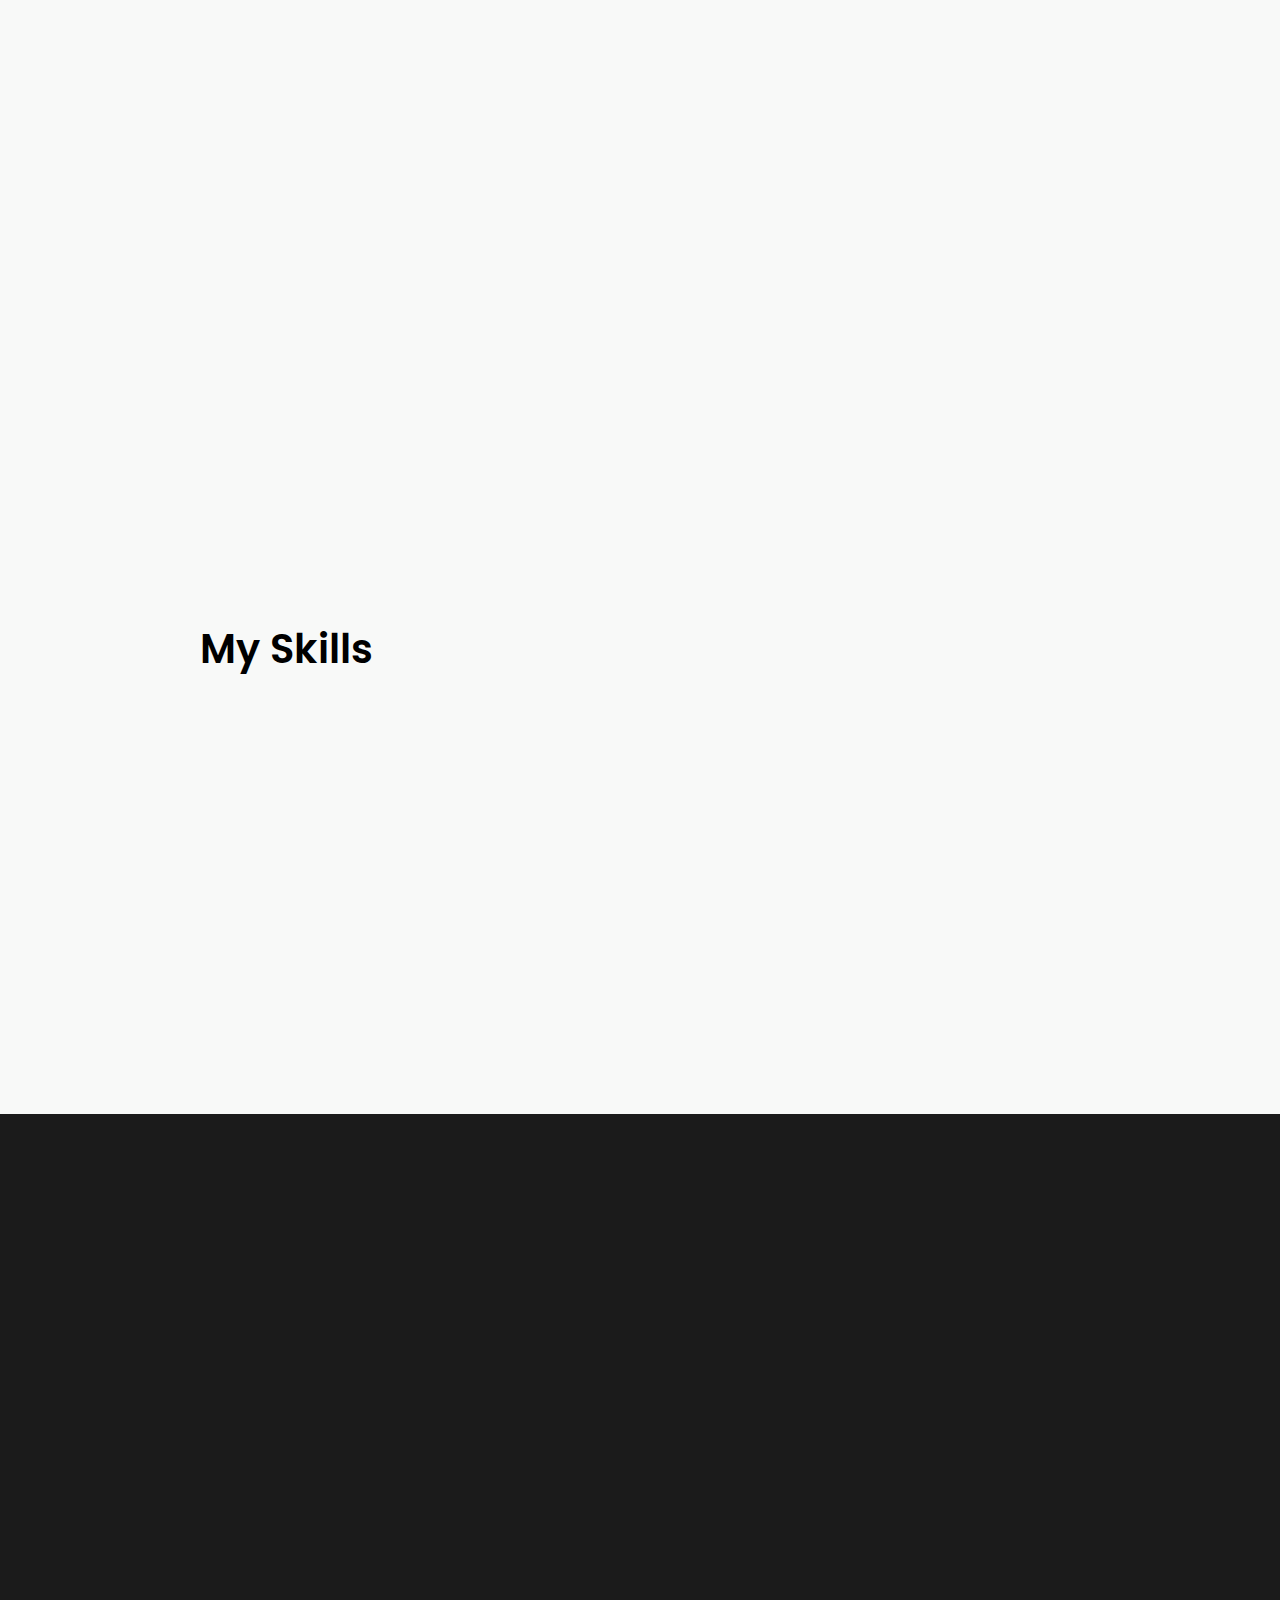
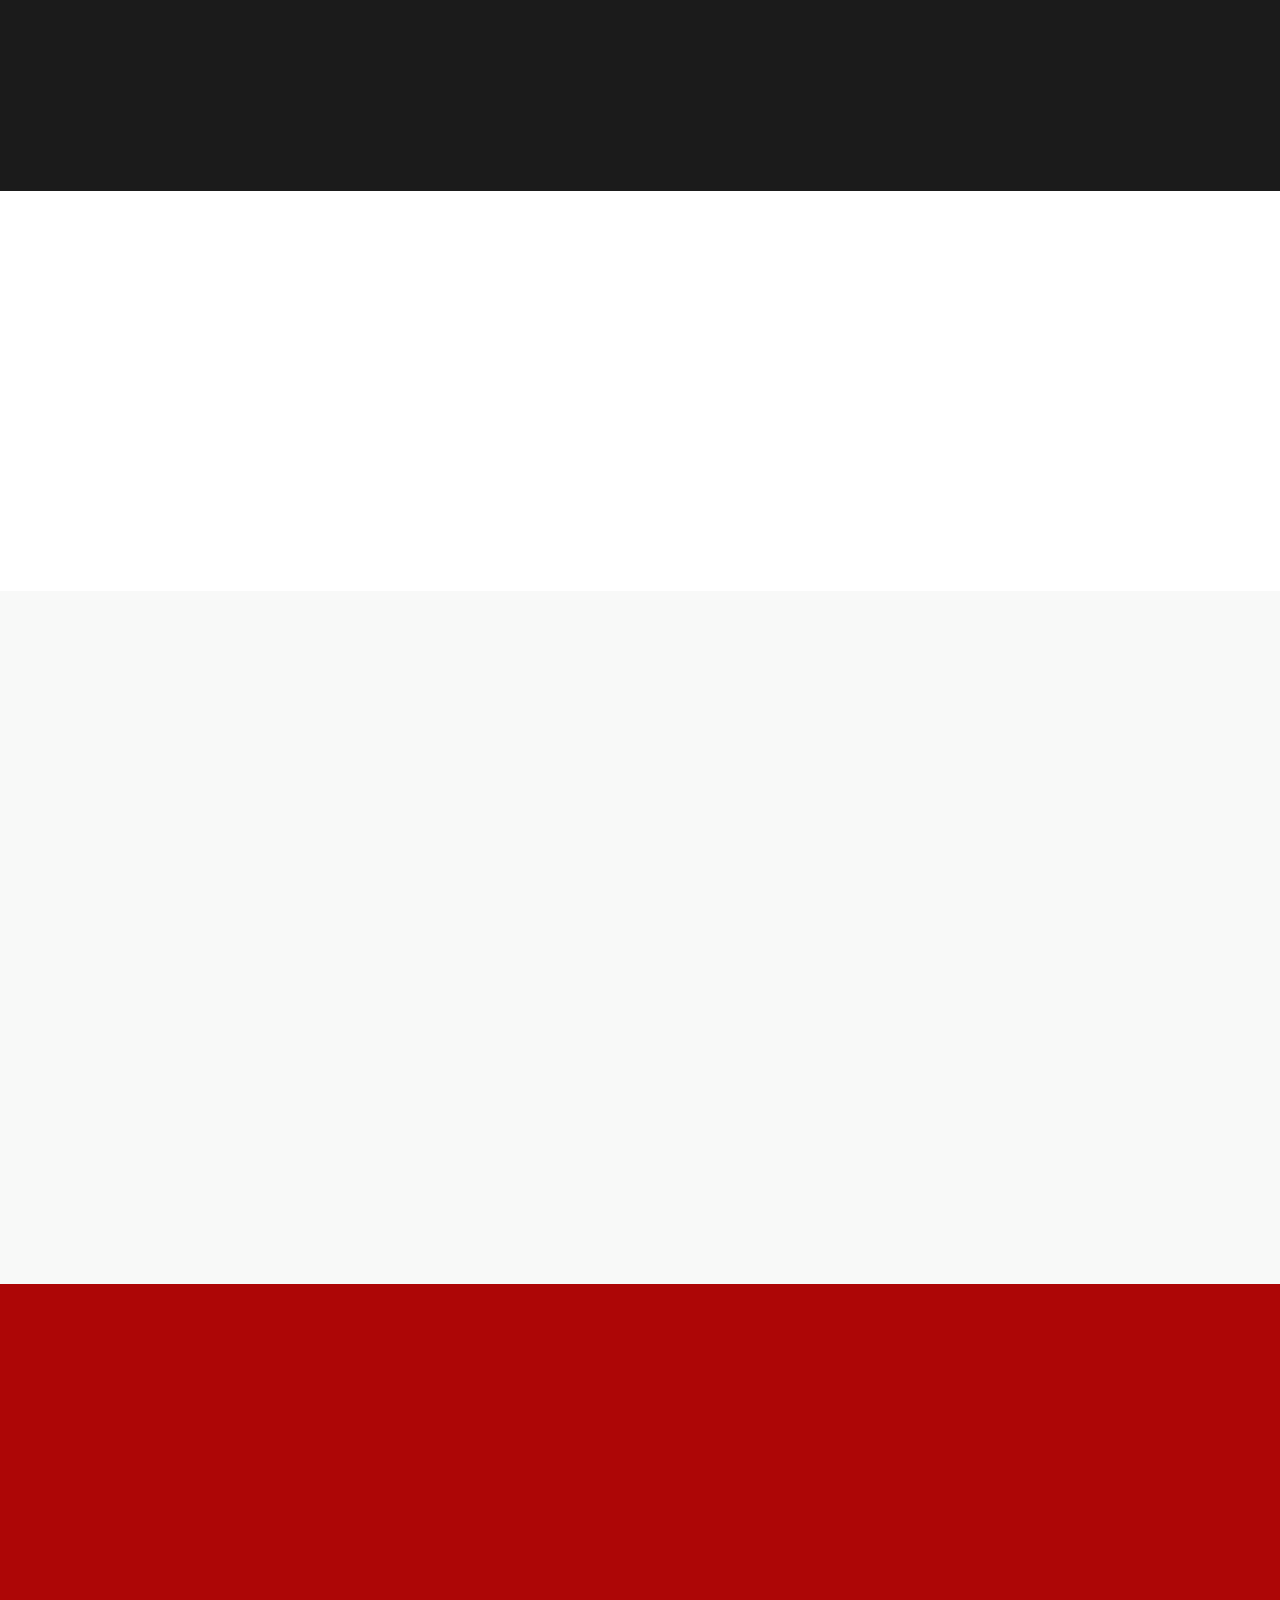
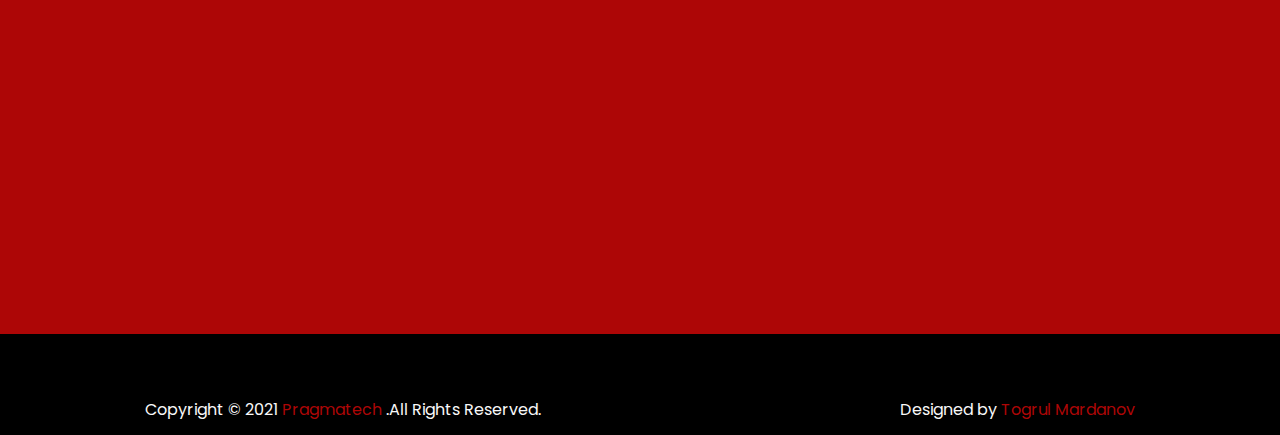
<file: Week-06/PORTFOLIO/index.html>
<!DOCTYPE html>
<html lang="en">

<head>
  <meta charset="UTF-8">
  <meta http-equiv="X-UA-Compatible" content="IE=edge">
  <meta name="viewport" content="width=device-width, initial-scale=1.0">
  <link rel="preconnect" href="https://fonts.gstatic.com">
  <link href="https://fonts.googleapis.com/css2?family=Poppins:wght@300&display=swap" rel="stylesheet">
  <link href="https://fonts.googleapis.com/css2?family=Poppins&display=swap" rel="stylesheet">
  <link href="https://fonts.googleapis.com/css2?family=Poppins:wght@700&display=swap" rel="stylesheet">
  <link rel="stylesheet" href="https://use.fontawesome.com/releases/v5.5.0/css/all.css"    integrity="sha384-B4dIYHKNBt8Bc12p+WXckhzcICo0wtJAoU8YZTY5qE0Id1GSseTk6S+L3BlXeVIU" crossorigin="anonymous">
 
  <link href="https://unpkg.com/aos@2.3.1/dist/aos.css" rel="stylesheet">
  <link rel="stylesheet" href="css/common.css">
  <link rel="stylesheet" href="css/style.css">
  <script src="https://cdnjs.cloudflare.com/ajax/libs/jquery/3.4.1/jquery.min.js"></script>
  <link rel="icon" href="img/tm__3_-removebg-preview.Tk3aE.png">
  <title>TM-Portfolio</title>
</head>

<body>
  <!-- Loading -->
    <div class="loader_bg">
      <div class="loader"></div>
    </div>
  <!-- Loading -->
  <!-- Top Button -->
  <a id="button"><i class="fas fa-arrow-up"></i></a>
  <!-- Top Button -->

  <!-- Navbar -->
  <section id="Navbar">
    <div class="overlay"></div>
    <nav role="navigation">
      <div id="menuToggle">
        <input type="checkbox" />
        <span></span>
        <span></span>
        <span></span>
        <ul id="menu">
          <a href="#Navbar">
            <li>Home</li>
          </a>
          <a href="#Myself">
            <li>About</li>
          </a>
          <a href="#Resume">
            <li>Resume</li>
          </a>
          <a href="#Portfolio">
            <li>Portfolio</li>
          </a>
          <a href="#Speak">
            <li>Client Speak</li>
          </a>
          <a href="#Footer">
            <li>Contact Me</li>
          </a>
        </ul>
      </div>
    </nav>
    <div class="container">
      <div class="row">
        <div class="my-page">
          <div class="col-6">
            <div class="title"data-aos="fade-up"data-aos-duration="3500"data-aos-easing="linear">
              <h2>HI, I'M A FRONT-END</h2>
              <div class="typing-demo">
                DEVELOPER.
              </div>
              <h5>based in Baku, Azerbaijan.</h5>
              <div class="my-btn">
                <a class="btn-works" href="#Portfolio">View My Works</a>
                <a class="btn-contact" href="#Footer">Contact Me <i class="fas fa-arrow-circle-down"></i></a>
              </div>
            </div>
          </div>
          <div class="col-6 col-sm-12">
            <div class="title-img" data-aos="zoom-in"data-aos-duration="3500"data-aos-easing="linear">
              <img src="img/image-10-06-21-02-02-1.jpeg" alt="">
            </div>
          </div>
        </div>
      </div>
    </div>
  </section>
  <!-- Navbar -->
  <!-- Myself -->
  <section id="Myself">
    <div class="container">
      <div class="row">
        <div class="my-self-title" data-aos="fade-up"data-aos-duration="3500"data-aos-easing="linear">
          <h1>About Myself</h1>
        </div>
      </div>
      <div class="row">
        <div class="my-self" data-aos="fade-right"data-aos-duration="300"data-aos-easing="linear">
          <h2>Hi, I'm <span>Togrul Mardanov</span></h2>
          <p>I am a 22 years old front-end developer. I started learning programming in college, But as many of you might have experienced, college doesn’t teach you what you’ll need for a job. So I attended web design classes at the 2nd year, that was the first time I learned HTML, CSS and JavaScript.
          </p>
        </div>
        <div class="experiance" data-aos="fade-left"data-aos-duration="300"data-aos-easing="linear">
          <h1>1</h1>
          <h5>Years of Experiance</h5>
        </div>
      </div>
      <div class="row">
        <div class="my-information "data-aos="fade-up"data-aos-duration="300"data-aos-easing="linear">
          <div class="col-3">
            <div class="info">
              <h4>Name:</h4>
              <span>Togrul</span>
            </div>
          </div>
          <div class="col-3">
            <div class="info">
              <h4>Email:</h4>
              <span>togrul.mardanov716@mail.ru</span>
            </div>
          </div>
          <div class="col-3">
            <div class="info">
              <h4>Date of Birth:</h4>
              <span>03.06.1999</span>
            </div>
          </div>
          <div class="col-3">
            <div class="info">
              <h4>From:</h4>
              <span>Azerbaijan,Baku</span>
            </div>
          </div>
        </div>
      </div>
    </div>
  </section>
  <!-- Myself -->
  <!-- Resume -->
  <section id="Resume">
    <div class="container">
      <div class="row">
        <div class="my-resume-title" data-aos="fade-up"data-aos-duration="3500"data-aos-easing="linear">
          <h4>Resume</h4>
          <h1>A summary of My Resume</h1>
        </div>
      </div>
      <div class="row">
        <div class="education-experience" >
          <div class="col-6">
            <div class="education"data-aos="fade-right" data-aos-duration="3500"data-aos-easing="linear">
              <h1>My Education</h1>
              <div class="edu">
                <h3>Information Technology</h3>
                <h4>UNEC 2017/2021</h4>
                <p>Lorem ipsum dolor sit amet consectetur adipisicing elit.</p>
                <h3>Front-End Developer</h3>
                <h4>Pragmatech Programming Course 2020/2021</h4>
                <p>Lorem ipsum dolor sit amet consectetur adipisicing elit.</p>
              </div>
            </div>
          </div>
          <div class="col-6">
            <div class="experience"data-aos="fade-left">
              <h1>My Exprience</h1>
              <div class="exp">
                <h3>JR. Front-End Developer</h3>
                <h4>Pragmatech Course</h4>
                <p>Lorem, ipsum dolor sit amet consectetur adipisicing elit. </p>
              </div>
            </div>
          </div>
        </div>
      </div>
      <h1>My Skills</h1>
     <div class="row">
      <div class="col-6">
        <div class="skills">
          <div class="skill"data-aos="zoom-in">
            <div class="skill-name" >HTML</div>
            <div class="skill-bar">
              <div class="skill-per" per="90"></div>
            </div>
          </div>
          <div class="skill"data-aos="zoom-in">
            <div class="skill-name" >CSS</div>
            <div class="skill-bar">
              <div class="skill-per" per="70"></div>
            </div>
          </div>
          <div class="skill"data-aos="zoom-in">
            <div class="skill-name">Javascript</div>
            <div class="skill-bar">
              <div class="skill-per" per="30"></div>
            </div>
          </div>
        </div>
       </div>
        <div class="col-6">
          <div class="skills">
            <div class="skill" data-aos="zoom-in">
              <div class="skill-name">Bootstrap 4</div>
              <div class="skill-bar">
                <div class="skill-per" per="70"></div>
              </div>
            </div>
            <div class="skill" data-aos="zoom-in">
              <div class="skill-name">SASS</div>
              <div class="skill-bar">
                <div class="skill-per" per="70"></div>
              </div>
            </div>
            <div class="skill" data-aos="zoom-in">
              <div class="skill-name">GitHub</div>
              <div class="skill-bar">
                <div class="skill-per" per="50"></div>
              </div>
            </div>
        </div>
        </div>
     </div>
    </section>
  <!-- Resume -->
  <!-- Portfolio -->
  <section id="Portfolio">
    <div class="container">
      <div class="portfolio-title"data-aos="fade-up"data-aos-duration="3500"data-aos-easing="linear" >
        <h4>Portfolio</h4>
        <h1>Some of my most recent projects</h1>
      </div>
      <div class="row">
        <div class="portfolio">
          <div class="col-4 col-sm-12 col-md-12">
            <img src="img/portfolio/Screenshot_7.png" alt="" 
            data-aos="fade-up"
            data-aos-easing="linear"
            data-aos-duration="3500">
          </div>
          <div class="col-4 col-sm-12 col-md-12">
            <img src="img/portfolio/Screenshot_8.png" alt=""
            data-aos="fade-up"
            data-aos-easing="linear"
            data-aos-duration="3500" >
          </div>
          <div class="col-4 col-sm-12 col-md-12">
            <img src="img/portfolio/Screenshot_9.png" alt="" 
            data-aos="fade-up"
            data-aos-easing="linear"
            data-aos-duration="3500">
          </div>
        </div>
      </div>
      <div class="row">
        <div class="portfolio">
          <div class="col-4 col-sm-12 col-md-12">
            <img src="img/portfolio/Screenshot_10.png" alt=""
            data-aos="fade-up"
            data-aos-easing="linear"
            data-aos-duration="3500">
          </div>
          <div class="col-4 col-sm-12 col-md-12">
            <img src="img/portfolio/Screenshot_6.png" alt=""
            data-aos="fade-up"
            data-aos-easing="linear"
            data-aos-duration="3500">
          </div>
          <div class="col-4 col-sm-12 col-md-12">
            <img src="img/portfolio/Screenshot_5.png"  alt=""
            data-aos="fade-up"
            data-aos-easing="linear"
            data-aos-duration="3500">
          </div>
        </div>
      </div>
    </div>
  </section>
  <!-- Portfolio -->
  <!-- Working -->
  <section id="Working">
    <div class="container">
      <div class="row">
        <div class="working_title" data-aos="fade-up"
        data-aos-easing="linear"
        data-aos-duration="4500">
          <h1>Interested in working with me?</h1>
          <a href="#">Hire Me!</a>
        </div>
      </div>
    </div>
  </section>
  <!-- Working -->
  
  <!-- Speak -->
  <section id="Speak">
    <div class="container">
      <div class="speak-title"data-aos="fade-up"data-aos-duration="3500"data-aos-easing="linear">
        <h4>Client Speak</h4>
        <h1>What Some of my Clients Say</h1>
      </div>
      <div class="row">
        <div class="speak"data-aos="fade-up" data-aos-anchor-placement="bottom-bottom">
          <div class="speak-client">
            <i class="fas fa-quote-left"></i>
            <p>Easy to use, reasonably priced simply dummy text of the printing and typesetting industry. Quidam lisque persius interesset his et, in quot quidam possim iriure. simply dummy text of the printing and typesetting industry.”</p>
            <img src="img/client-sm-1.jpg" alt="">
            <h4>Jay Shan</h4>
            <span>Founder at Icomatic Pvt Ltd</span>
          </div>
        </div>
      </div>
    </div>
  </section>
</div>
  
  <!-- Speak -->
  <!-- Footer -->
  <section id="Footer">
    <div class="container">
      <div class="row">
        <div class="footer">
          <div class="col-6">
            <div class="footer-title"data-aos="fade-down"data-aos-duration="3500">
              <h1>Let's get in touch</h1>
              <p>If you also want to work differently and creatively on your Website, you can fill out the form and contact me</p>
              <div class="info-me">
                <img src="img/togru1l.jpeg" alt="">
                <div class="icon">
                  <i class="fas fa-mobile-alt"><span>+(994)55-644-9529</span></i>
                  <i class="fas fa-home"><span>Azerbaijan,Baku</span></i>
                <div class="social">
                  <a href="https://www.instagram.com/mardanov.159/" target="_blank"><i class="fab fa-instagram"></i></a>
                  <a href="https://www.facebook.com/togrul.mardanov.56" target="_blank"><i class="fab fa-facebook"></i></a>
                  <a href="https://github.com/Togrul159/PragmatechFrontEndProject" target="_blank"><i class="fab fa-github"></i></a>
                  <a href="#"><i class="fab fa-linkedin-in"></i></a>
                </div>
                </div>
              </div>
            </div>
          </div>
          <div class="col-6">
            <div class="form"data-aos="fade-down"data-aos-duration="3500">
              <h1>Estimate your Project?</h1>
              <div class="form-group">
                <label for="name">What is Your Name:</label>
                <input name="name" id="name" type="text">
              </div>
              <div class="form-group">
                <label for="email">Your Email Address:</label>
                <input name="email" id="email" type="email">
              </div>
              <div class="form-group">
                <label for="form-message">How can I Help you?:</label>
                <textarea name="form-message" id="form-message" cols="30" rows="4"></textarea>
              </div>
              <a href="#">SEND<i class="fas fa-chevron-right"></i></a>
            </div>
          </div>
        </div>
      </div>
    </div>
  </section>
  <!-- Footer -->
  <!-- Footer-end -->
  <section id="Footer-end">
    <div class="container">
      <div class="row">
        <div class="copyright">
          <div class="col-9">
            <div class="left">
              <h2>Copyright © 2021 <span>Pragmatech</span> .All Rights Reserved.</h2>
            </div>
          </div>
          <div class="col-3">
            <div class="right">
              <h2>Designed by <span>Togrul Mardanov</span></h2>
            </div>
          </div>
        </div>
      </div>
    </div>
  </section>
  <!-- Footer-end -->

  <script src="https://cdn.jsdelivr.net/npm/bootstrap@5.0.1/dist/js/bootstrap.bundle.min.js" integrity="sha384-gtEjrD/SeCtmISkJkNUaaKMoLD0//ElJ19smozuHV6z3Iehds+3Ulb9Bn9Plx0x4" crossorigin="anonymous"></script>
  <script src="./js/app.js"></script>
  <script src="https://unpkg.com/aos@2.3.1/dist/aos.js"></script>
  <script>
    AOS.init();
  </script>
</body>

</html>
</file>
<file: SECOND TASK/TASK 1/css/style.css>
* {
  margin: 0%;
  padding: 0%; }

.row {
  display: flex; }

#Prewiev {
  width: 100%;
  height: 100vh;
  background: url(../img/bg_08.jpg);
  background-position: center center;
  background-repeat: no-repeat;
  background-size: cover;
  background-attachment: fixed; }
  #Prewiev .navbar {
    width: 1050px;
    height: 120px;
    margin-top: 55px;
    margin-left: 115px;
    background-color: #ffffff; }
    #Prewiev .navbar .main-menu {
      display: flex;
      justify-content: space-between; }
      #Prewiev .navbar .main-menu .menu-left {
        display: flex; }
        #Prewiev .navbar .main-menu .menu-left .navbar {
          padding: 40px 45px 40px 0px; }
          #Prewiev .navbar .main-menu .menu-left .navbar i {
            font-size: 28px;
            color: #222;
            cursor: pointer; }
        #Prewiev .navbar .main-menu .menu-left .logo {
          padding: 35px  0px; }
      #Prewiev .navbar .main-menu .menu-right {
        display: flex; }
        #Prewiev .navbar .main-menu .menu-right .main-navbar {
          display: flex;
          justify-content: center;
          align-items: center; }
        #Prewiev .navbar .main-menu .menu-right i {
          font-size: 13px;
          margin-left: 10px; }
        #Prewiev .navbar .main-menu .menu-right nav {
          list-style: none;
          display: flex; }
        #Prewiev .navbar .main-menu .menu-right li {
          padding: 42px 15px 42px 0px; }
        #Prewiev .navbar .main-menu .menu-right a {
          display: flex;
          align-items: center;
          text-decoration: none;
          color: #222;
          transition: 0.5s ease; }
        #Prewiev .navbar .main-menu .menu-right li {
          font-size: 16px;
          border: none;
          outline: none;
          color: white;
          padding: 14px 16px;
          background-color: inherit;
          font-family: 'Lato', sans-serif;
          margin: 0; }
        #Prewiev .navbar .main-menu .menu-right .dropdown-content {
          display: none;
          position: absolute;
          background-color: #ffffff;
          min-width: 160px;
          z-index: 1; }
          #Prewiev .navbar .main-menu .menu-right .dropdown-content a {
            float: none;
            color: #5c5b5b;
            padding: 8px 15px;
            text-decoration: none;
            display: block;
            text-align: left;
            font-size: 14px; }
            #Prewiev .navbar .main-menu .menu-right .dropdown-content a:hover {
              background-color: #ddd; }

#Service {
  height: 10vh; }
  #Service .row {
    padding: 100px 0;
    display: grid;
    grid-template-columns: 1fr 1fr 1fr 1fr;
    gap: 60px; }
    #Service .row .grid-item {
      text-align: center; }
      #Service .row .grid-item img {
        margin: 40px 20px; }
      #Service .row .grid-item h3 {
        font-size: 20px;
        color: #222; }
      #Service .row .grid-item p {
        font-size: 16px;
        color: #434343;
        line-height: 20px;
        margin-top: 20px; }

/*# sourceMappingURL=style.css.map */
</file>
<file: SECOND TASK/TASK 1/css/common.css>
@-ms-viewport {
    width: device-width;
}

html {
    box-sizing: border-box;
    -ms-overflow-style: scrollbar;
}

*,
*::before,
*::after {
    box-sizing: inherit;
}

.container {
    width: 100%;
    padding-right: 15px;
    padding-left: 15px;
    margin-right: auto;
    margin-left: auto;
}


/* col-sm-3 */

@media (min-width: 576px) {
    .container {
        max-width: 540px;
    }
}


/* col-md-3 */

@media (min-width: 768px) {
    .container {
        max-width: 720px;
    }
}


/* col-lg */

@media (min-width: 992px) {
    .container {
        max-width: 960px;
    }
}

@media (min-width: 1430px) {
    .container {
        max-width: 1380px;
    }
}

.container-fluid {
    width: 100%;
    padding-right: 15px;
    padding-left: 15px;
    margin-right: auto;
    margin-left: auto;
}

.row {
    display: -webkit-box;
    display: -ms-flexbox;
    display: flex;
    -ms-flex-wrap: wrap;
    flex-wrap: wrap;
    margin-right: -15px;
    margin-left: -15px;
}

.no-gutters {
    margin-right: 0;
    margin-left: 0;
}

.no-gutters>.col,
.no-gutters>[class*="col-"] {
    padding-right: 0;
    padding-left: 0;
}

.col-1,
.col-2,
.col-3,
.col-4,
.col-5,
.col-6,
.col-7,
.col-8,
.col-9,
.col-10,
.col-11,
.col-12,
.col,
.col-auto,
.col-sm-1,
.col-sm-2,
.col-sm-3,
.col-sm-4,
.col-sm-5,
.col-sm-6,
.col-sm-7,
.col-sm-8,
.col-sm-9,
.col-sm-10,
.col-sm-11,
.col-sm-12,
.col-sm,
.col-sm-auto,
.col-md-1,
.col-md-2,
.col-md-3,
.col-md-4,
.col-md-5,
.col-md-6,
.col-md-7,
.col-md-8,
.col-md-9,
.col-md-10,
.col-md-11,
.col-md-12,
.col-md,
.col-md-auto,
.col-lg-1,
.col-lg-2,
.col-lg-3,
.col-lg-4,
.col-lg-5,
.col-lg-6,
.col-lg-7,
.col-lg-8,
.col-lg-9,
.col-lg-10,
.col-lg-11,
.col-lg-12,
.col-lg,
.col-lg-auto,
.col-xl-1,
.col-xl-2,
.col-xl-3,
.col-xl-4,
.col-xl-5,
.col-xl-6,
.col-xl-7,
.col-xl-8,
.col-xl-9,
.col-xl-10,
.col-xl-11,
.col-xl-12,
.col-xl,
.col-xl-auto {
    position: relative;
    width: 100%;
    min-height: 1px;
    padding: 0;
   
}

.col {
    -ms-flex-preferred-size: 0;
    flex-basis: 0;
    -webkit-box-flex: 1;
    -ms-flex-positive: 1;
    flex-grow: 1;
    max-width: 100%;
}

.col-auto {
    -webkit-box-flex: 0;
    -ms-flex: 0 0 auto;
    flex: 0 0 auto;
    width: auto;
    max-width: none;
}

.col-1 {
    -webkit-box-flex: 0;
    -ms-flex: 0 0 8.333333%;
    flex: 0 0 8.333333%;
    max-width: 8.333333%;
}

.col-2 {
    -webkit-box-flex: 0;
    -ms-flex: 0 0 16.666667%;
    flex: 0 0 16.666667%;
    max-width: 16.666667%;
}

.col-3 {
    -webkit-box-flex: 0;
    -ms-flex: 0 0 25%;
    flex: 0 0 25%;
    max-width: 25%;
}

.col-4 {
    -webkit-box-flex: 0;
    -ms-flex: 0 0 33.333333%;
    flex: 0 0 33.333333%;
    max-width: 33.333333%;
}

.col-5 {
    -webkit-box-flex: 0;
    -ms-flex: 0 0 41.666667%;
    flex: 0 0 41.666667%;
    max-width: 41.666667%;
}

.col-6 {
    -webkit-box-flex: 0;
    -ms-flex: 0 0 50%;
    flex: 0 0 50%;
    max-width: 50%;
}

.col-7 {
    -webkit-box-flex: 0;
    -ms-flex: 0 0 58.333333%;
    flex: 0 0 58.333333%;
    max-width: 58.333333%;
}

.col-8 {
    -webkit-box-flex: 0;
    -ms-flex: 0 0 66.666667%;
    flex: 0 0 66.666667%;
    max-width: 66.666667%;
}

.col-9 {
    -webkit-box-flex: 0;
    -ms-flex: 0 0 75%;
    flex: 0 0 75%;
    max-width: 75%;
}

.col-10 {
    -webkit-box-flex: 0;
    -ms-flex: 0 0 83.333333%;
    flex: 0 0 83.333333%;
    max-width: 83.333333%;
}

.col-11 {
    -webkit-box-flex: 0;
    -ms-flex: 0 0 91.666667%;
    flex: 0 0 91.666667%;
    max-width: 91.666667%;
}

.col-12 {
    -webkit-box-flex: 0;
    -ms-flex: 0 0 100%;
    flex: 0 0 100%;
    max-width: 100%;
}

.order-first {
    -webkit-box-ordinal-group: 0;
    -ms-flex-order: -1;
    order: -1;
}

.order-last {
    -webkit-box-ordinal-group: 14;
    -ms-flex-order: 13;
    order: 13;
}

.order-0 {
    -webkit-box-ordinal-group: 1;
    -ms-flex-order: 0;
    order: 0;
}

.order-1 {
    -webkit-box-ordinal-group: 2;
    -ms-flex-order: 1;
    order: 1;
}

.order-2 {
    -webkit-box-ordinal-group: 3;
    -ms-flex-order: 2;
    order: 2;
}

.order-3 {
    -webkit-box-ordinal-group: 4;
    -ms-flex-order: 3;
    order: 3;
}

.order-4 {
    -webkit-box-ordinal-group: 5;
    -ms-flex-order: 4;
    order: 4;
}

.order-5 {
    -webkit-box-ordinal-group: 6;
    -ms-flex-order: 5;
    order: 5;
}

.order-6 {
    -webkit-box-ordinal-group: 7;
    -ms-flex-order: 6;
    order: 6;
}

.order-7 {
    -webkit-box-ordinal-group: 8;
    -ms-flex-order: 7;
    order: 7;
}

.order-8 {
    -webkit-box-ordinal-group: 9;
    -ms-flex-order: 8;
    order: 8;
}

.order-9 {
    -webkit-box-ordinal-group: 10;
    -ms-flex-order: 9;
    order: 9;
}

.order-10 {
    -webkit-box-ordinal-group: 11;
    -ms-flex-order: 10;
    order: 10;
}

.order-11 {
    -webkit-box-ordinal-group: 12;
    -ms-flex-order: 11;
    order: 11;
}

.order-12 {
    -webkit-box-ordinal-group: 13;
    -ms-flex-order: 12;
    order: 12;
}

.offset-1 {
    margin-left: 8.333333%;
}

.offset-2 {
    margin-left: 16.666667%;
}

.offset-3 {
    margin-left: 25%;
}

.offset-4 {
    margin-left: 33.333333%;
}

.offset-5 {
    margin-left: 41.666667%;
}

.offset-6 {
    margin-left: 50%;
}

.offset-7 {
    margin-left: 58.333333%;
}

.offset-8 {
    margin-left: 66.666667%;
}

.offset-9 {
    margin-left: 75%;
}

.offset-10 {
    margin-left: 83.333333%;
}

.offset-11 {
    margin-left: 91.666667%;
}

@media (min-width: 576px) {
    .col-sm {
        -ms-flex-preferred-size: 0;
        flex-basis: 0;
        -webkit-box-flex: 1;
        -ms-flex-positive: 1;
        flex-grow: 1;
        max-width: 100%;
    }
    .col-sm-auto {
        -webkit-box-flex: 0;
        -ms-flex: 0 0 auto;
        flex: 0 0 auto;
        width: auto;
        max-width: none;
    }
    .col-sm-1 {
        -webkit-box-flex: 0;
        -ms-flex: 0 0 8.333333%;
        flex: 0 0 8.333333%;
        max-width: 8.333333%;
    }
    .col-sm-2 {
        -webkit-box-flex: 0;
        -ms-flex: 0 0 16.666667%;
        flex: 0 0 16.666667%;
        max-width: 16.666667%;
    }
    .col-sm-3 {
        -webkit-box-flex: 0;
        -ms-flex: 0 0 25%;
        flex: 0 0 25%;
        max-width: 25%;
    }
    .col-sm-4 {
        -webkit-box-flex: 0;
        -ms-flex: 0 0 33.333333%;
        flex: 0 0 33.333333%;
        max-width: 33.333333%;
    }
    .col-sm-5 {
        -webkit-box-flex: 0;
        -ms-flex: 0 0 41.666667%;
        flex: 0 0 41.666667%;
        max-width: 41.666667%;
    }
    .col-sm-6 {
        -webkit-box-flex: 0;
        -ms-flex: 0 0 50%;
        flex: 0 0 50%;
        max-width: 50%;
    }
    .col-sm-7 {
        -webkit-box-flex: 0;
        -ms-flex: 0 0 58.333333%;
        flex: 0 0 58.333333%;
        max-width: 58.333333%;
    }
    .col-sm-8 {
        -webkit-box-flex: 0;
        -ms-flex: 0 0 66.666667%;
        flex: 0 0 66.666667%;
        max-width: 66.666667%;
    }
    .col-sm-9 {
        -webkit-box-flex: 0;
        -ms-flex: 0 0 75%;
        flex: 0 0 75%;
        max-width: 75%;
    }
    .col-sm-10 {
        -webkit-box-flex: 0;
        -ms-flex: 0 0 83.333333%;
        flex: 0 0 83.333333%;
        max-width: 83.333333%;
    }
    .col-sm-11 {
        -webkit-box-flex: 0;
        -ms-flex: 0 0 91.666667%;
        flex: 0 0 91.666667%;
        max-width: 91.666667%;
    }
    .col-sm-12 {
        -webkit-box-flex: 0;
        -ms-flex: 0 0 100%;
        flex: 0 0 100%;
        max-width: 100%;
    }
    .order-sm-first {
        -webkit-box-ordinal-group: 0;
        -ms-flex-order: -1;
        order: -1;
    }
    .order-sm-last {
        -webkit-box-ordinal-group: 14;
        -ms-flex-order: 13;
        order: 13;
    }
    .order-sm-0 {
        -webkit-box-ordinal-group: 1;
        -ms-flex-order: 0;
        order: 0;
    }
    .order-sm-1 {
        -webkit-box-ordinal-group: 2;
        -ms-flex-order: 1;
        order: 1;
    }
    .order-sm-2 {
        -webkit-box-ordinal-group: 3;
        -ms-flex-order: 2;
        order: 2;
    }
    .order-sm-3 {
        -webkit-box-ordinal-group: 4;
        -ms-flex-order: 3;
        order: 3;
    }
    .order-sm-4 {
        -webkit-box-ordinal-group: 5;
        -ms-flex-order: 4;
        order: 4;
    }
    .order-sm-5 {
        -webkit-box-ordinal-group: 6;
        -ms-flex-order: 5;
        order: 5;
    }
    .order-sm-6 {
        -webkit-box-ordinal-group: 7;
        -ms-flex-order: 6;
        order: 6;
    }
    .order-sm-7 {
        -webkit-box-ordinal-group: 8;
        -ms-flex-order: 7;
        order: 7;
    }
    .order-sm-8 {
        -webkit-box-ordinal-group: 9;
        -ms-flex-order: 8;
        order: 8;
    }
    .order-sm-9 {
        -webkit-box-ordinal-group: 10;
        -ms-flex-order: 9;
        order: 9;
    }
    .order-sm-10 {
        -webkit-box-ordinal-group: 11;
        -ms-flex-order: 10;
        order: 10;
    }
    .order-sm-11 {
        -webkit-box-ordinal-group: 12;
        -ms-flex-order: 11;
        order: 11;
    }
    .order-sm-12 {
        -webkit-box-ordinal-group: 13;
        -ms-flex-order: 12;
        order: 12;
    }
    .offset-sm-0 {
        margin-left: 0;
    }
    .offset-sm-1 {
        margin-left: 8.333333%;
    }
    .offset-sm-2 {
        margin-left: 16.666667%;
    }
    .offset-sm-3 {
        margin-left: 25%;
    }
    .offset-sm-4 {
        margin-left: 33.333333%;
    }
    .offset-sm-5 {
        margin-left: 41.666667%;
    }
    .offset-sm-6 {
        margin-left: 50%;
    }
    .offset-sm-7 {
        margin-left: 58.333333%;
    }
    .offset-sm-8 {
        margin-left: 66.666667%;
    }
    .offset-sm-9 {
        margin-left: 75%;
    }
    .offset-sm-10 {
        margin-left: 83.333333%;
    }
    .offset-sm-11 {
        margin-left: 91.666667%;
    }
}

@media (min-width: 768px) {
    .col-md {
        -ms-flex-preferred-size: 0;
        flex-basis: 0;
        -webkit-box-flex: 1;
        -ms-flex-positive: 1;
        flex-grow: 1;
        max-width: 100%;
    }
    .col-md-auto {
        -webkit-box-flex: 0;
        -ms-flex: 0 0 auto;
        flex: 0 0 auto;
        width: auto;
        max-width: none;
    }
    .col-md-1 {
        -webkit-box-flex: 0;
        -ms-flex: 0 0 8.333333%;
        flex: 0 0 8.333333%;
        max-width: 8.333333%;
    }
    .col-md-2 {
        -webkit-box-flex: 0;
        -ms-flex: 0 0 16.666667%;
        flex: 0 0 16.666667%;
        max-width: 16.666667%;
    }
    .col-md-3 {
        -webkit-box-flex: 0;
        -ms-flex: 0 0 25%;
        flex: 0 0 25%;
        max-width: 25%;
    }
    .col-md-4 {
        -webkit-box-flex: 0;
        -ms-flex: 0 0 33.333333%;
        flex: 0 0 33.333333%;
        max-width: 33.333333%;
    }
    .col-md-5 {
        -webkit-box-flex: 0;
        -ms-flex: 0 0 41.666667%;
        flex: 0 0 41.666667%;
        max-width: 41.666667%;
    }
    .col-md-6 {
        -webkit-box-flex: 0;
        -ms-flex: 0 0 50%;
        flex: 0 0 50%;
        max-width: 50%;
    }
    .col-md-7 {
        -webkit-box-flex: 0;
        -ms-flex: 0 0 58.333333%;
        flex: 0 0 58.333333%;
        max-width: 58.333333%;
    }
    .col-md-8 {
        -webkit-box-flex: 0;
        -ms-flex: 0 0 66.666667%;
        flex: 0 0 66.666667%;
        max-width: 66.666667%;
    }
    .col-md-9 {
        -webkit-box-flex: 0;
        -ms-flex: 0 0 75%;
        flex: 0 0 75%;
        max-width: 75%;
    }
    .col-md-10 {
        -webkit-box-flex: 0;
        -ms-flex: 0 0 83.333333%;
        flex: 0 0 83.333333%;
        max-width: 83.333333%;
    }
    .col-md-11 {
        -webkit-box-flex: 0;
        -ms-flex: 0 0 91.666667%;
        flex: 0 0 91.666667%;
        max-width: 91.666667%;
    }
    .col-md-12 {
        -webkit-box-flex: 0;
        -ms-flex: 0 0 100%;
        flex: 0 0 100%;
        max-width: 100%;
    }
    .order-md-first {
        -webkit-box-ordinal-group: 0;
        -ms-flex-order: -1;
        order: -1;
    }
    .order-md-last {
        -webkit-box-ordinal-group: 14;
        -ms-flex-order: 13;
        order: 13;
    }
    .order-md-0 {
        -webkit-box-ordinal-group: 1;
        -ms-flex-order: 0;
        order: 0;
    }
    .order-md-1 {
        -webkit-box-ordinal-group: 2;
        -ms-flex-order: 1;
        order: 1;
    }
    .order-md-2 {
        -webkit-box-ordinal-group: 3;
        -ms-flex-order: 2;
        order: 2;
    }
    .order-md-3 {
        -webkit-box-ordinal-group: 4;
        -ms-flex-order: 3;
        order: 3;
    }
    .order-md-4 {
        -webkit-box-ordinal-group: 5;
        -ms-flex-order: 4;
        order: 4;
    }
    .order-md-5 {
        -webkit-box-ordinal-group: 6;
        -ms-flex-order: 5;
        order: 5;
    }
    .order-md-6 {
        -webkit-box-ordinal-group: 7;
        -ms-flex-order: 6;
        order: 6;
    }
    .order-md-7 {
        -webkit-box-ordinal-group: 8;
        -ms-flex-order: 7;
        order: 7;
    }
    .order-md-8 {
        -webkit-box-ordinal-group: 9;
        -ms-flex-order: 8;
        order: 8;
    }
    .order-md-9 {
        -webkit-box-ordinal-group: 10;
        -ms-flex-order: 9;
        order: 9;
    }
    .order-md-10 {
        -webkit-box-ordinal-group: 11;
        -ms-flex-order: 10;
        order: 10;
    }
    .order-md-11 {
        -webkit-box-ordinal-group: 12;
        -ms-flex-order: 11;
        order: 11;
    }
    .order-md-12 {
        -webkit-box-ordinal-group: 13;
        -ms-flex-order: 12;
        order: 12;
    }
    .offset-md-0 {
        margin-left: 0;
    }
    .offset-md-1 {
        margin-left: 8.333333%;
    }
    .offset-md-2 {
        margin-left: 16.666667%;
    }
    .offset-md-3 {
        margin-left: 25%;
    }
    .offset-md-4 {
        margin-left: 33.333333%;
    }
    .offset-md-5 {
        margin-left: 41.666667%;
    }
    .offset-md-6 {
        margin-left: 50%;
    }
    .offset-md-7 {
        margin-left: 58.333333%;
    }
    .offset-md-8 {
        margin-left: 66.666667%;
    }
    .offset-md-9 {
        margin-left: 75%;
    }
    .offset-md-10 {
        margin-left: 83.333333%;
    }
    .offset-md-11 {
        margin-left: 91.666667%;
    }
}

@media (min-width: 992px) {
    .col-lg {
        -ms-flex-preferred-size: 0;
        flex-basis: 0;
        -webkit-box-flex: 1;
        -ms-flex-positive: 1;
        flex-grow: 1;
        max-width: 100%;
    }
    .col-lg-auto {
        -webkit-box-flex: 0;
        -ms-flex: 0 0 auto;
        flex: 0 0 auto;
        width: auto;
        max-width: none;
    }
    .col-lg-1 {
        -webkit-box-flex: 0;
        -ms-flex: 0 0 8.333333%;
        flex: 0 0 8.333333%;
        max-width: 8.333333%;
    }
    .col-lg-2 {
        -webkit-box-flex: 0;
        -ms-flex: 0 0 16.666667%;
        flex: 0 0 16.666667%;
        max-width: 16.666667%;
    }
    .col-lg-3 {
        -webkit-box-flex: 0;
        -ms-flex: 0 0 25%;
        flex: 0 0 25%;
        max-width: 25%;
    }
    .col-lg-4 {
        -webkit-box-flex: 0;
        -ms-flex: 0 0 33.333333%;
        flex: 0 0 33.333333%;
        max-width: 33.333333%;
    }
    .col-lg-5 {
        -webkit-box-flex: 0;
        -ms-flex: 0 0 41.666667%;
        flex: 0 0 41.666667%;
        max-width: 41.666667%;
    }
    .col-lg-6 {
        -webkit-box-flex: 0;
        -ms-flex: 0 0 50%;
        flex: 0 0 50%;
        max-width: 50%;
    }
    .col-lg-7 {
        -webkit-box-flex: 0;
        -ms-flex: 0 0 58.333333%;
        flex: 0 0 58.333333%;
        max-width: 58.333333%;
    }
    .col-lg-8 {
        -webkit-box-flex: 0;
        -ms-flex: 0 0 66.666667%;
        flex: 0 0 66.666667%;
        max-width: 66.666667%;
    }
    .col-lg-9 {
        -webkit-box-flex: 0;
        -ms-flex: 0 0 75%;
        flex: 0 0 75%;
        max-width: 75%;
    }
    .col-lg-10 {
        -webkit-box-flex: 0;
        -ms-flex: 0 0 83.333333%;
        flex: 0 0 83.333333%;
        max-width: 83.333333%;
    }
    .col-lg-11 {
        -webkit-box-flex: 0;
        -ms-flex: 0 0 91.666667%;
        flex: 0 0 91.666667%;
        max-width: 91.666667%;
    }
    .col-lg-12 {
        -webkit-box-flex: 0;
        -ms-flex: 0 0 100%;
        flex: 0 0 100%;
        max-width: 100%;
    }
    .order-lg-first {
        -webkit-box-ordinal-group: 0;
        -ms-flex-order: -1;
        order: -1;
    }
    .order-lg-last {
        -webkit-box-ordinal-group: 14;
        -ms-flex-order: 13;
        order: 13;
    }
    .order-lg-0 {
        -webkit-box-ordinal-group: 1;
        -ms-flex-order: 0;
        order: 0;
    }
    .order-lg-1 {
        -webkit-box-ordinal-group: 2;
        -ms-flex-order: 1;
        order: 1;
    }
    .order-lg-2 {
        -webkit-box-ordinal-group: 3;
        -ms-flex-order: 2;
        order: 2;
    }
    .order-lg-3 {
        -webkit-box-ordinal-group: 4;
        -ms-flex-order: 3;
        order: 3;
    }
    .order-lg-4 {
        -webkit-box-ordinal-group: 5;
        -ms-flex-order: 4;
        order: 4;
    }
    .order-lg-5 {
        -webkit-box-ordinal-group: 6;
        -ms-flex-order: 5;
        order: 5;
    }
    .order-lg-6 {
        -webkit-box-ordinal-group: 7;
        -ms-flex-order: 6;
        order: 6;
    }
    .order-lg-7 {
        -webkit-box-ordinal-group: 8;
        -ms-flex-order: 7;
        order: 7;
    }
    .order-lg-8 {
        -webkit-box-ordinal-group: 9;
        -ms-flex-order: 8;
        order: 8;
    }
    .order-lg-9 {
        -webkit-box-ordinal-group: 10;
        -ms-flex-order: 9;
        order: 9;
    }
    .order-lg-10 {
        -webkit-box-ordinal-group: 11;
        -ms-flex-order: 10;
        order: 10;
    }
    .order-lg-11 {
        -webkit-box-ordinal-group: 12;
        -ms-flex-order: 11;
        order: 11;
    }
    .order-lg-12 {
        -webkit-box-ordinal-group: 13;
        -ms-flex-order: 12;
        order: 12;
    }
    .offset-lg-0 {
        margin-left: 0;
    }
    .offset-lg-1 {
        margin-left: 8.333333%;
    }
    .offset-lg-2 {
        margin-left: 16.666667%;
    }
    .offset-lg-3 {
        margin-left: 25%;
    }
    .offset-lg-4 {
        margin-left: 33.333333%;
    }
    .offset-lg-5 {
        margin-left: 41.666667%;
    }
    .offset-lg-6 {
        margin-left: 50%;
    }
    .offset-lg-7 {
        margin-left: 58.333333%;
    }
    .offset-lg-8 {
        margin-left: 66.666667%;
    }
    .offset-lg-9 {
        margin-left: 75%;
    }
    .offset-lg-10 {
        margin-left: 83.333333%;
    }
    .offset-lg-11 {
        margin-left: 91.666667%;
    }
}

@media (min-width: 1430px) {
    .col-xl {
        -ms-flex-preferred-size: 0;
        flex-basis: 0;
        -webkit-box-flex: 1;
        -ms-flex-positive: 1;
        flex-grow: 1;
        max-width: 100%;
    }
    .col-xl-auto {
        -webkit-box-flex: 0;
        -ms-flex: 0 0 auto;
        flex: 0 0 auto;
        width: auto;
        max-width: none;
    }
    .col-xl-1 {
        -webkit-box-flex: 0;
        -ms-flex: 0 0 8.333333%;
        flex: 0 0 8.333333%;
        max-width: 8.333333%;
    }
    .col-xl-2 {
        -webkit-box-flex: 0;
        -ms-flex: 0 0 16.666667%;
        flex: 0 0 16.666667%;
        max-width: 16.666667%;
    }
    .col-xl-3 {
        -webkit-box-flex: 0;
        -ms-flex: 0 0 25%;
        flex: 0 0 25%;
        max-width: 25%;
    }
    .col-xl-4 {
        -webkit-box-flex: 0;
        -ms-flex: 0 0 33.333333%;
        flex: 0 0 33.333333%;
        max-width: 33.333333%;
    }
    .col-xl-5 {
        -webkit-box-flex: 0;
        -ms-flex: 0 0 41.666667%;
        flex: 0 0 41.666667%;
        max-width: 41.666667%;
    }
    .col-xl-6 {
        -webkit-box-flex: 0;
        -ms-flex: 0 0 50%;
        flex: 0 0 50%;
        max-width: 50%;
    }
    .col-xl-7 {
        -webkit-box-flex: 0;
        -ms-flex: 0 0 58.333333%;
        flex: 0 0 58.333333%;
        max-width: 58.333333%;
    }
    .col-xl-8 {
        -webkit-box-flex: 0;
        -ms-flex: 0 0 66.666667%;
        flex: 0 0 66.666667%;
        max-width: 66.666667%;
    }
    .col-xl-9 {
        -webkit-box-flex: 0;
        -ms-flex: 0 0 75%;
        flex: 0 0 75%;
        max-width: 75%;
    }
    .col-xl-10 {
        -webkit-box-flex: 0;
        -ms-flex: 0 0 83.333333%;
        flex: 0 0 83.333333%;
        max-width: 83.333333%;
    }
    .col-xl-11 {
        -webkit-box-flex: 0;
        -ms-flex: 0 0 91.666667%;
        flex: 0 0 91.666667%;
        max-width: 91.666667%;
    }
    .col-xl-12 {
        -webkit-box-flex: 0;
        -ms-flex: 0 0 100%;
        flex: 0 0 100%;
        max-width: 100%;
    }
    .order-xl-first {
        -webkit-box-ordinal-group: 0;
        -ms-flex-order: -1;
        order: -1;
    }
    .order-xl-last {
        -webkit-box-ordinal-group: 14;
        -ms-flex-order: 13;
        order: 13;
    }
    .order-xl-0 {
        -webkit-box-ordinal-group: 1;
        -ms-flex-order: 0;
        order: 0;
    }
    .order-xl-1 {
        -webkit-box-ordinal-group: 2;
        -ms-flex-order: 1;
        order: 1;
    }
    .order-xl-2 {
        -webkit-box-ordinal-group: 3;
        -ms-flex-order: 2;
        order: 2;
    }
    .order-xl-3 {
        -webkit-box-ordinal-group: 4;
        -ms-flex-order: 3;
        order: 3;
    }
    .order-xl-4 {
        -webkit-box-ordinal-group: 5;
        -ms-flex-order: 4;
        order: 4;
    }
    .order-xl-5 {
        -webkit-box-ordinal-group: 6;
        -ms-flex-order: 5;
        order: 5;
    }
    .order-xl-6 {
        -webkit-box-ordinal-group: 7;
        -ms-flex-order: 6;
        order: 6;
    }
    .order-xl-7 {
        -webkit-box-ordinal-group: 8;
        -ms-flex-order: 7;
        order: 7;
    }
    .order-xl-8 {
        -webkit-box-ordinal-group: 9;
        -ms-flex-order: 8;
        order: 8;
    }
    .order-xl-9 {
        -webkit-box-ordinal-group: 10;
        -ms-flex-order: 9;
        order: 9;
    }
    .order-xl-10 {
        -webkit-box-ordinal-group: 11;
        -ms-flex-order: 10;
        order: 10;
    }
    .order-xl-11 {
        -webkit-box-ordinal-group: 12;
        -ms-flex-order: 11;
        order: 11;
    }
    .order-xl-12 {
        -webkit-box-ordinal-group: 13;
        -ms-flex-order: 12;
        order: 12;
    }
    .offset-xl-0 {
        margin-left: 0;
    }
    .offset-xl-1 {
        margin-left: 8.333333%;
    }
    .offset-xl-2 {
        margin-left: 16.666667%;
    }
    .offset-xl-3 {
        margin-left: 25%;
    }
    .offset-xl-4 {
        margin-left: 33.333333%;
    }
    .offset-xl-5 {
        margin-left: 41.666667%;
    }
    .offset-xl-6 {
        margin-left: 50%;
    }
    .offset-xl-7 {
        margin-left: 58.333333%;
    }
    .offset-xl-8 {
        margin-left: 66.666667%;
    }
    .offset-xl-9 {
        margin-left: 75%;
    }
    .offset-xl-10 {
        margin-left: 83.333333%;
    }
    .offset-xl-11 {
        margin-left: 91.666667%;
    }
}

.d-none {
    display: none !important;
}

.d-inline {
    display: inline !important;
}

.d-inline-block {
    display: inline-block !important;
}

.d-block {
    display: block !important;
}

.d-table {
    display: table !important;
}

.d-table-row {
    display: table-row !important;
}

.d-table-cell {
    display: table-cell !important;
}

.d-flex {
    display: -webkit-box !important;
    display: -ms-flexbox !important;
    display: flex !important;
}

.d-inline-flex {
    display: -webkit-inline-box !important;
    display: -ms-inline-flexbox !important;
    display: inline-flex !important;
}

@media (min-width: 576px) {
    .d-sm-none {
        display: none !important;
    }
    .d-sm-inline {
        display: inline !important;
    }
    .d-sm-inline-block {
        display: inline-block !important;
    }
    .d-sm-block {
        display: block !important;
    }
    .d-sm-table {
        display: table !important;
    }
    .d-sm-table-row {
        display: table-row !important;
    }
    .d-sm-table-cell {
        display: table-cell !important;
    }
    .d-sm-flex {
        display: -webkit-box !important;
        display: -ms-flexbox !important;
        display: flex !important;
    }
    .d-sm-inline-flex {
        display: -webkit-inline-box !important;
        display: -ms-inline-flexbox !important;
        display: inline-flex !important;
    }
}

@media (min-width: 768px) {
    .d-md-none {
        display: none !important;
    }
    .d-md-inline {
        display: inline !important;
    }
    .d-md-inline-block {
        display: inline-block !important;
    }
    .d-md-block {
        display: block !important;
    }
    .d-md-table {
        display: table !important;
    }
    .d-md-table-row {
        display: table-row !important;
    }
    .d-md-table-cell {
        display: table-cell !important;
    }
    .d-md-flex {
        display: -webkit-box !important;
        display: -ms-flexbox !important;
        display: flex !important;
    }
    .d-md-inline-flex {
        display: -webkit-inline-box !important;
        display: -ms-inline-flexbox !important;
        display: inline-flex !important;
    }
}

@media (min-width: 992px) {
    .d-lg-none {
        display: none !important;
    }
    .d-lg-inline {
        display: inline !important;
    }
    .d-lg-inline-block {
        display: inline-block !important;
    }
    .d-lg-block {
        display: block !important;
    }
    .d-lg-table {
        display: table !important;
    }
    .d-lg-table-row {
        display: table-row !important;
    }
    .d-lg-table-cell {
        display: table-cell !important;
    }
    .d-lg-flex {
        display: -webkit-box !important;
        display: -ms-flexbox !important;
        display: flex !important;
    }
    .d-lg-inline-flex {
        display: -webkit-inline-box !important;
        display: -ms-inline-flexbox !important;
        display: inline-flex !important;
    }
}

@media (min-width: 1430px) {
    .d-xl-none {
        display: none !important;
    }
    .d-xl-inline {
        display: inline !important;
    }
    .d-xl-inline-block {
        display: inline-block !important;
    }
    .d-xl-block {
        display: block !important;
    }
    .d-xl-table {
        display: table !important;
    }
    .d-xl-table-row {
        display: table-row !important;
    }
    .d-xl-table-cell {
        display: table-cell !important;
    }
    .d-xl-flex {
        display: -webkit-box !important;
        display: -ms-flexbox !important;
        display: flex !important;
    }
    .d-xl-inline-flex {
        display: -webkit-inline-box !important;
        display: -ms-inline-flexbox !important;
        display: inline-flex !important;
    }
}

@media print {
    .d-print-none {
        display: none !important;
    }
    .d-print-inline {
        display: inline !important;
    }
    .d-print-inline-block {
        display: inline-block !important;
    }
    .d-print-block {
        display: block !important;
    }
    .d-print-table {
        display: table !important;
    }
    .d-print-table-row {
        display: table-row !important;
    }
    .d-print-table-cell {
        display: table-cell !important;
    }
    .d-print-flex {
        display: -webkit-box !important;
        display: -ms-flexbox !important;
        display: flex !important;
    }
    .d-print-inline-flex {
        display: -webkit-inline-box !important;
        display: -ms-inline-flexbox !important;
        display: inline-flex !important;
    }
}

.flex-row {
    -webkit-box-orient: horizontal !important;
    -webkit-box-direction: normal !important;
    -ms-flex-direction: row !important;
    flex-direction: row !important;
}

.flex-column {
    -webkit-box-orient: vertical !important;
    -webkit-box-direction: normal !important;
    -ms-flex-direction: column !important;
    flex-direction: column !important;
}

.flex-row-reverse {
    -webkit-box-orient: horizontal !important;
    -webkit-box-direction: reverse !important;
    -ms-flex-direction: row-reverse !important;
    flex-direction: row-reverse !important;
}

.flex-column-reverse {
    -webkit-box-orient: vertical !important;
    -webkit-box-direction: reverse !important;
    -ms-flex-direction: column-reverse !important;
    flex-direction: column-reverse !important;
}

.flex-wrap {
    -ms-flex-wrap: wrap !important;
    flex-wrap: wrap !important;
}

.flex-nowrap {
    -ms-flex-wrap: nowrap !important;
    flex-wrap: nowrap !important;
}

.flex-wrap-reverse {
    -ms-flex-wrap: wrap-reverse !important;
    flex-wrap: wrap-reverse !important;
}

.justify-content-start {
    -webkit-box-pack: start !important;
    -ms-flex-pack: start !important;
    justify-content: flex-start !important;
}

.justify-content-end {
    -webkit-box-pack: end !important;
    -ms-flex-pack: end !important;
    justify-content: flex-end !important;
}

.justify-content-center {
    -webkit-box-pack: center !important;
    -ms-flex-pack: center !important;
    justify-content: center !important;
}

.justify-content-between {
    -webkit-box-pack: justify !important;
    -ms-flex-pack: justify !important;
    justify-content: space-between !important;
}

.justify-content-around {
    -ms-flex-pack: distribute !important;
    justify-content: space-around !important;
}

.align-items-start {
    -webkit-box-align: start !important;
    -ms-flex-align: start !important;
    align-items: flex-start !important;
}

.align-items-end {
    -webkit-box-align: end !important;
    -ms-flex-align: end !important;
    align-items: flex-end !important;
}

.align-items-center {
    -webkit-box-align: center !important;
    -ms-flex-align: center !important;
    align-items: center !important;
}

.align-items-baseline {
    -webkit-box-align: baseline !important;
    -ms-flex-align: baseline !important;
    align-items: baseline !important;
}

.align-items-stretch {
    -webkit-box-align: stretch !important;
    -ms-flex-align: stretch !important;
    align-items: stretch !important;
}

.align-content-start {
    -ms-flex-line-pack: start !important;
    align-content: flex-start !important;
}

.align-content-end {
    -ms-flex-line-pack: end !important;
    align-content: flex-end !important;
}

.align-content-center {
    -ms-flex-line-pack: center !important;
    align-content: center !important;
}

.align-content-between {
    -ms-flex-line-pack: justify !important;
    align-content: space-between !important;
}

.align-content-around {
    -ms-flex-line-pack: distribute !important;
    align-content: space-around !important;
}

.align-content-stretch {
    -ms-flex-line-pack: stretch !important;
    align-content: stretch !important;
}

.align-self-auto {
    -ms-flex-item-align: auto !important;
    align-self: auto !important;
}

.align-self-start {
    -ms-flex-item-align: start !important;
    align-self: flex-start !important;
}

.align-self-end {
    -ms-flex-item-align: end !important;
    align-self: flex-end !important;
}

.align-self-center {
    -ms-flex-item-align: center !important;
    align-self: center !important;
}

.align-self-baseline {
    -ms-flex-item-align: baseline !important;
    align-self: baseline !important;
}

.align-self-stretch {
    -ms-flex-item-align: stretch !important;
    align-self: stretch !important;
}

@media (min-width: 576px) {
    .flex-sm-row {
        -webkit-box-orient: horizontal !important;
        -webkit-box-direction: normal !important;
        -ms-flex-direction: row !important;
        flex-direction: row !important;
    }
    .flex-sm-column {
        -webkit-box-orient: vertical !important;
        -webkit-box-direction: normal !important;
        -ms-flex-direction: column !important;
        flex-direction: column !important;
    }
    .flex-sm-row-reverse {
        -webkit-box-orient: horizontal !important;
        -webkit-box-direction: reverse !important;
        -ms-flex-direction: row-reverse !important;
        flex-direction: row-reverse !important;
    }
    .flex-sm-column-reverse {
        -webkit-box-orient: vertical !important;
        -webkit-box-direction: reverse !important;
        -ms-flex-direction: column-reverse !important;
        flex-direction: column-reverse !important;
    }
    .flex-sm-wrap {
        -ms-flex-wrap: wrap !important;
        flex-wrap: wrap !important;
    }
    .flex-sm-nowrap {
        -ms-flex-wrap: nowrap !important;
        flex-wrap: nowrap !important;
    }
    .flex-sm-wrap-reverse {
        -ms-flex-wrap: wrap-reverse !important;
        flex-wrap: wrap-reverse !important;
    }
    .justify-content-sm-start {
        -webkit-box-pack: start !important;
        -ms-flex-pack: start !important;
        justify-content: flex-start !important;
    }
    .justify-content-sm-end {
        -webkit-box-pack: end !important;
        -ms-flex-pack: end !important;
        justify-content: flex-end !important;
    }
    .justify-content-sm-center {
        -webkit-box-pack: center !important;
        -ms-flex-pack: center !important;
        justify-content: center !important;
    }
    .justify-content-sm-between {
        -webkit-box-pack: justify !important;
        -ms-flex-pack: justify !important;
        justify-content: space-between !important;
    }
    .justify-content-sm-around {
        -ms-flex-pack: distribute !important;
        justify-content: space-around !important;
    }
    .align-items-sm-start {
        -webkit-box-align: start !important;
        -ms-flex-align: start !important;
        align-items: flex-start !important;
    }
    .align-items-sm-end {
        -webkit-box-align: end !important;
        -ms-flex-align: end !important;
        align-items: flex-end !important;
    }
    .align-items-sm-center {
        -webkit-box-align: center !important;
        -ms-flex-align: center !important;
        align-items: center !important;
    }
    .align-items-sm-baseline {
        -webkit-box-align: baseline !important;
        -ms-flex-align: baseline !important;
        align-items: baseline !important;
    }
    .align-items-sm-stretch {
        -webkit-box-align: stretch !important;
        -ms-flex-align: stretch !important;
        align-items: stretch !important;
    }
    .align-content-sm-start {
        -ms-flex-line-pack: start !important;
        align-content: flex-start !important;
    }
    .align-content-sm-end {
        -ms-flex-line-pack: end !important;
        align-content: flex-end !important;
    }
    .align-content-sm-center {
        -ms-flex-line-pack: center !important;
        align-content: center !important;
    }
    .align-content-sm-between {
        -ms-flex-line-pack: justify !important;
        align-content: space-between !important;
    }
    .align-content-sm-around {
        -ms-flex-line-pack: distribute !important;
        align-content: space-around !important;
    }
    .align-content-sm-stretch {
        -ms-flex-line-pack: stretch !important;
        align-content: stretch !important;
    }
    .align-self-sm-auto {
        -ms-flex-item-align: auto !important;
        align-self: auto !important;
    }
    .align-self-sm-start {
        -ms-flex-item-align: start !important;
        align-self: flex-start !important;
    }
    .align-self-sm-end {
        -ms-flex-item-align: end !important;
        align-self: flex-end !important;
    }
    .align-self-sm-center {
        -ms-flex-item-align: center !important;
        align-self: center !important;
    }
    .align-self-sm-baseline {
        -ms-flex-item-align: baseline !important;
        align-self: baseline !important;
    }
    .align-self-sm-stretch {
        -ms-flex-item-align: stretch !important;
        align-self: stretch !important;
    }
}

@media (min-width: 768px) {
    .flex-md-row {
        -webkit-box-orient: horizontal !important;
        -webkit-box-direction: normal !important;
        -ms-flex-direction: row !important;
        flex-direction: row !important;
    }
    .flex-md-column {
        -webkit-box-orient: vertical !important;
        -webkit-box-direction: normal !important;
        -ms-flex-direction: column !important;
        flex-direction: column !important;
    }
    .flex-md-row-reverse {
        -webkit-box-orient: horizontal !important;
        -webkit-box-direction: reverse !important;
        -ms-flex-direction: row-reverse !important;
        flex-direction: row-reverse !important;
    }
    .flex-md-column-reverse {
        -webkit-box-orient: vertical !important;
        -webkit-box-direction: reverse !important;
        -ms-flex-direction: column-reverse !important;
        flex-direction: column-reverse !important;
    }
    .flex-md-wrap {
        -ms-flex-wrap: wrap !important;
        flex-wrap: wrap !important;
    }
    .flex-md-nowrap {
        -ms-flex-wrap: nowrap !important;
        flex-wrap: nowrap !important;
    }
    .flex-md-wrap-reverse {
        -ms-flex-wrap: wrap-reverse !important;
        flex-wrap: wrap-reverse !important;
    }
    .justify-content-md-start {
        -webkit-box-pack: start !important;
        -ms-flex-pack: start !important;
        justify-content: flex-start !important;
    }
    .justify-content-md-end {
        -webkit-box-pack: end !important;
        -ms-flex-pack: end !important;
        justify-content: flex-end !important;
    }
    .justify-content-md-center {
        -webkit-box-pack: center !important;
        -ms-flex-pack: center !important;
        justify-content: center !important;
    }
    .justify-content-md-between {
        -webkit-box-pack: justify !important;
        -ms-flex-pack: justify !important;
        justify-content: space-between !important;
    }
    .justify-content-md-around {
        -ms-flex-pack: distribute !important;
        justify-content: space-around !important;
    }
    .align-items-md-start {
        -webkit-box-align: start !important;
        -ms-flex-align: start !important;
        align-items: flex-start !important;
    }
    .align-items-md-end {
        -webkit-box-align: end !important;
        -ms-flex-align: end !important;
        align-items: flex-end !important;
    }
    .align-items-md-center {
        -webkit-box-align: center !important;
        -ms-flex-align: center !important;
        align-items: center !important;
    }
    .align-items-md-baseline {
        -webkit-box-align: baseline !important;
        -ms-flex-align: baseline !important;
        align-items: baseline !important;
    }
    .align-items-md-stretch {
        -webkit-box-align: stretch !important;
        -ms-flex-align: stretch !important;
        align-items: stretch !important;
    }
    .align-content-md-start {
        -ms-flex-line-pack: start !important;
        align-content: flex-start !important;
    }
    .align-content-md-end {
        -ms-flex-line-pack: end !important;
        align-content: flex-end !important;
    }
    .align-content-md-center {
        -ms-flex-line-pack: center !important;
        align-content: center !important;
    }
    .align-content-md-between {
        -ms-flex-line-pack: justify !important;
        align-content: space-between !important;
    }
    .align-content-md-around {
        -ms-flex-line-pack: distribute !important;
        align-content: space-around !important;
    }
    .align-content-md-stretch {
        -ms-flex-line-pack: stretch !important;
        align-content: stretch !important;
    }
    .align-self-md-auto {
        -ms-flex-item-align: auto !important;
        align-self: auto !important;
    }
    .align-self-md-start {
        -ms-flex-item-align: start !important;
        align-self: flex-start !important;
    }
    .align-self-md-end {
        -ms-flex-item-align: end !important;
        align-self: flex-end !important;
    }
    .align-self-md-center {
        -ms-flex-item-align: center !important;
        align-self: center !important;
    }
    .align-self-md-baseline {
        -ms-flex-item-align: baseline !important;
        align-self: baseline !important;
    }
    .align-self-md-stretch {
        -ms-flex-item-align: stretch !important;
        align-self: stretch !important;
    }
}

@media (min-width: 992px) {
    .flex-lg-row {
        -webkit-box-orient: horizontal !important;
        -webkit-box-direction: normal !important;
        -ms-flex-direction: row !important;
        flex-direction: row !important;
    }
    .flex-lg-column {
        -webkit-box-orient: vertical !important;
        -webkit-box-direction: normal !important;
        -ms-flex-direction: column !important;
        flex-direction: column !important;
    }
    .flex-lg-row-reverse {
        -webkit-box-orient: horizontal !important;
        -webkit-box-direction: reverse !important;
        -ms-flex-direction: row-reverse !important;
        flex-direction: row-reverse !important;
    }
    .flex-lg-column-reverse {
        -webkit-box-orient: vertical !important;
        -webkit-box-direction: reverse !important;
        -ms-flex-direction: column-reverse !important;
        flex-direction: column-reverse !important;
    }
    .flex-lg-wrap {
        -ms-flex-wrap: wrap !important;
        flex-wrap: wrap !important;
    }
    .flex-lg-nowrap {
        -ms-flex-wrap: nowrap !important;
        flex-wrap: nowrap !important;
    }
    .flex-lg-wrap-reverse {
        -ms-flex-wrap: wrap-reverse !important;
        flex-wrap: wrap-reverse !important;
    }
    .justify-content-lg-start {
        -webkit-box-pack: start !important;
        -ms-flex-pack: start !important;
        justify-content: flex-start !important;
    }
    .justify-content-lg-end {
        -webkit-box-pack: end !important;
        -ms-flex-pack: end !important;
        justify-content: flex-end !important;
    }
    .justify-content-lg-center {
        -webkit-box-pack: center !important;
        -ms-flex-pack: center !important;
        justify-content: center !important;
    }
    .justify-content-lg-between {
        -webkit-box-pack: justify !important;
        -ms-flex-pack: justify !important;
        justify-content: space-between !important;
    }
    .justify-content-lg-around {
        -ms-flex-pack: distribute !important;
        justify-content: space-around !important;
    }
    .align-items-lg-start {
        -webkit-box-align: start !important;
        -ms-flex-align: start !important;
        align-items: flex-start !important;
    }
    .align-items-lg-end {
        -webkit-box-align: end !important;
        -ms-flex-align: end !important;
        align-items: flex-end !important;
    }
    .align-items-lg-center {
        -webkit-box-align: center !important;
        -ms-flex-align: center !important;
        align-items: center !important;
    }
    .align-items-lg-baseline {
        -webkit-box-align: baseline !important;
        -ms-flex-align: baseline !important;
        align-items: baseline !important;
    }
    .align-items-lg-stretch {
        -webkit-box-align: stretch !important;
        -ms-flex-align: stretch !important;
        align-items: stretch !important;
    }
    .align-content-lg-start {
        -ms-flex-line-pack: start !important;
        align-content: flex-start !important;
    }
    .align-content-lg-end {
        -ms-flex-line-pack: end !important;
        align-content: flex-end !important;
    }
    .align-content-lg-center {
        -ms-flex-line-pack: center !important;
        align-content: center !important;
    }
    .align-content-lg-between {
        -ms-flex-line-pack: justify !important;
        align-content: space-between !important;
    }
    .align-content-lg-around {
        -ms-flex-line-pack: distribute !important;
        align-content: space-around !important;
    }
    .align-content-lg-stretch {
        -ms-flex-line-pack: stretch !important;
        align-content: stretch !important;
    }
    .align-self-lg-auto {
        -ms-flex-item-align: auto !important;
        align-self: auto !important;
    }
    .align-self-lg-start {
        -ms-flex-item-align: start !important;
        align-self: flex-start !important;
    }
    .align-self-lg-end {
        -ms-flex-item-align: end !important;
        align-self: flex-end !important;
    }
    .align-self-lg-center {
        -ms-flex-item-align: center !important;
        align-self: center !important;
    }
    .align-self-lg-baseline {
        -ms-flex-item-align: baseline !important;
        align-self: baseline !important;
    }
    .align-self-lg-stretch {
        -ms-flex-item-align: stretch !important;
        align-self: stretch !important;
    }
}

@media (min-width: 1430px) {
    .flex-xl-row {
        -webkit-box-orient: horizontal !important;
        -webkit-box-direction: normal !important;
        -ms-flex-direction: row !important;
        flex-direction: row !important;
    }
    .flex-xl-column {
        -webkit-box-orient: vertical !important;
        -webkit-box-direction: normal !important;
        -ms-flex-direction: column !important;
        flex-direction: column !important;
    }
    .flex-xl-row-reverse {
        -webkit-box-orient: horizontal !important;
        -webkit-box-direction: reverse !important;
        -ms-flex-direction: row-reverse !important;
        flex-direction: row-reverse !important;
    }
    .flex-xl-column-reverse {
        -webkit-box-orient: vertical !important;
        -webkit-box-direction: reverse !important;
        -ms-flex-direction: column-reverse !important;
        flex-direction: column-reverse !important;
    }
    .flex-xl-wrap {
        -ms-flex-wrap: wrap !important;
        flex-wrap: wrap !important;
    }
    .flex-xl-nowrap {
        -ms-flex-wrap: nowrap !important;
        flex-wrap: nowrap !important;
    }
    .flex-xl-wrap-reverse {
        -ms-flex-wrap: wrap-reverse !important;
        flex-wrap: wrap-reverse !important;
    }
    .justify-content-xl-start {
        -webkit-box-pack: start !important;
        -ms-flex-pack: start !important;
        justify-content: flex-start !important;
    }
    .justify-content-xl-end {
        -webkit-box-pack: end !important;
        -ms-flex-pack: end !important;
        justify-content: flex-end !important;
    }
    .justify-content-xl-center {
        -webkit-box-pack: center !important;
        -ms-flex-pack: center !important;
        justify-content: center !important;
    }
    .justify-content-xl-between {
        -webkit-box-pack: justify !important;
        -ms-flex-pack: justify !important;
        justify-content: space-between !important;
    }
    .justify-content-xl-around {
        -ms-flex-pack: distribute !important;
        justify-content: space-around !important;
    }
    .align-items-xl-start {
        -webkit-box-align: start !important;
        -ms-flex-align: start !important;
        align-items: flex-start !important;
    }
    .align-items-xl-end {
        -webkit-box-align: end !important;
        -ms-flex-align: end !important;
        align-items: flex-end !important;
    }
    .align-items-xl-center {
        -webkit-box-align: center !important;
        -ms-flex-align: center !important;
        align-items: center !important;
    }
    .align-items-xl-baseline {
        -webkit-box-align: baseline !important;
        -ms-flex-align: baseline !important;
        align-items: baseline !important;
    }
    .align-items-xl-stretch {
        -webkit-box-align: stretch !important;
        -ms-flex-align: stretch !important;
        align-items: stretch !important;
    }
    .align-content-xl-start {
        -ms-flex-line-pack: start !important;
        align-content: flex-start !important;
    }
    .align-content-xl-end {
        -ms-flex-line-pack: end !important;
        align-content: flex-end !important;
    }
    .align-content-xl-center {
        -ms-flex-line-pack: center !important;
        align-content: center !important;
    }
    .align-content-xl-between {
        -ms-flex-line-pack: justify !important;
        align-content: space-between !important;
    }
    .align-content-xl-around {
        -ms-flex-line-pack: distribute !important;
        align-content: space-around !important;
    }
    .align-content-xl-stretch {
        -ms-flex-line-pack: stretch !important;
        align-content: stretch !important;
    }
    .align-self-xl-auto {
        -ms-flex-item-align: auto !important;
        align-self: auto !important;
    }
    .align-self-xl-start {
        -ms-flex-item-align: start !important;
        align-self: flex-start !important;
    }
    .align-self-xl-end {
        -ms-flex-item-align: end !important;
        align-self: flex-end !important;
    }
    .align-self-xl-center {
        -ms-flex-item-align: center !important;
        align-self: center !important;
    }
    .align-self-xl-baseline {
        -ms-flex-item-align: baseline !important;
        align-self: baseline !important;
    }
    .align-self-xl-stretch {
        -ms-flex-item-align: stretch !important;
        align-self: stretch !important;
    }
}
</file>
<file: THİRD TASK/Landing Page/css/common.css>
@-ms-viewport {
    width: device-width;
}

html {
    box-sizing: border-box;
    -ms-overflow-style: scrollbar;
}

*,
*::before,
*::after {
    box-sizing: inherit;
}

.container {
    width: 100%;
    padding-right: 15px;
    padding-left: 15px;
    margin-right: auto;
    margin-left: auto;
}


/* col-sm-3 */

@media (min-width: 576px) {
    .container {
        max-width: 540px;
    }
}


/* col-md-3 */

@media (min-width: 768px) {
    .container {
        max-width: 720px;
    }
}


/* col-lg */

@media (min-width: 992px) {
    .container {
        max-width: 960px;
    }
}

@media (min-width: 1430px) {
    .container {
        max-width: 1380px;
    }
}

.container-fluid {
    width: 100%;
    padding-right: 15px;
    padding-left: 15px;
    margin-right: auto;
    margin-left: auto;
}

.row {
    display: -webkit-box;
    display: -ms-flexbox;
    display: flex;
    -ms-flex-wrap: wrap;
    flex-wrap: wrap;
    margin-right: -15px;
    margin-left: -15px;
}

.no-gutters {
    margin-right: 0;
    margin-left: 0;
}

.no-gutters>.col,
.no-gutters>[class*="col-"] {
    padding-right: 0;
    padding-left: 0;
}

.col-1,
.col-2,
.col-3,
.col-4,
.col-5,
.col-6,
.col-7,
.col-8,
.col-9,
.col-10,
.col-11,
.col-12,
.col,
.col-auto,
.col-sm-1,
.col-sm-2,
.col-sm-3,
.col-sm-4,
.col-sm-5,
.col-sm-6,
.col-sm-7,
.col-sm-8,
.col-sm-9,
.col-sm-10,
.col-sm-11,
.col-sm-12,
.col-sm,
.col-sm-auto,
.col-md-1,
.col-md-2,
.col-md-3,
.col-md-4,
.col-md-5,
.col-md-6,
.col-md-7,
.col-md-8,
.col-md-9,
.col-md-10,
.col-md-11,
.col-md-12,
.col-md,
.col-md-auto,
.col-lg-1,
.col-lg-2,
.col-lg-3,
.col-lg-4,
.col-lg-5,
.col-lg-6,
.col-lg-7,
.col-lg-8,
.col-lg-9,
.col-lg-10,
.col-lg-11,
.col-lg-12,
.col-lg,
.col-lg-auto,
.col-xl-1,
.col-xl-2,
.col-xl-3,
.col-xl-4,
.col-xl-5,
.col-xl-6,
.col-xl-7,
.col-xl-8,
.col-xl-9,
.col-xl-10,
.col-xl-11,
.col-xl-12,
.col-xl,
.col-xl-auto {
    position: relative;
    width: 100%;
    min-height: 1px;
    padding: 0;
   
}

.col {
    -ms-flex-preferred-size: 0;
    flex-basis: 0;
    -webkit-box-flex: 1;
    -ms-flex-positive: 1;
    flex-grow: 1;
    max-width: 100%;
}

.col-auto {
    -webkit-box-flex: 0;
    -ms-flex: 0 0 auto;
    flex: 0 0 auto;
    width: auto;
    max-width: none;
}

.col-1 {
    -webkit-box-flex: 0;
    -ms-flex: 0 0 8.333333%;
    flex: 0 0 8.333333%;
    max-width: 8.333333%;
}

.col-2 {
    -webkit-box-flex: 0;
    -ms-flex: 0 0 16.666667%;
    flex: 0 0 16.666667%;
    max-width: 16.666667%;
}

.col-3 {
    -webkit-box-flex: 0;
    -ms-flex: 0 0 25%;
    flex: 0 0 25%;
    max-width: 25%;
}

.col-4 {
    -webkit-box-flex: 0;
    -ms-flex: 0 0 33.333333%;
    flex: 0 0 33.333333%;
    max-width: 33.333333%;
}

.col-5 {
    -webkit-box-flex: 0;
    -ms-flex: 0 0 41.666667%;
    flex: 0 0 41.666667%;
    max-width: 41.666667%;
}

.col-6 {
    -webkit-box-flex: 0;
    -ms-flex: 0 0 50%;
    flex: 0 0 50%;
    max-width: 50%;
}

.col-7 {
    -webkit-box-flex: 0;
    -ms-flex: 0 0 58.333333%;
    flex: 0 0 58.333333%;
    max-width: 58.333333%;
}

.col-8 {
    -webkit-box-flex: 0;
    -ms-flex: 0 0 66.666667%;
    flex: 0 0 66.666667%;
    max-width: 66.666667%;
}

.col-9 {
    -webkit-box-flex: 0;
    -ms-flex: 0 0 75%;
    flex: 0 0 75%;
    max-width: 75%;
}

.col-10 {
    -webkit-box-flex: 0;
    -ms-flex: 0 0 83.333333%;
    flex: 0 0 83.333333%;
    max-width: 83.333333%;
}

.col-11 {
    -webkit-box-flex: 0;
    -ms-flex: 0 0 91.666667%;
    flex: 0 0 91.666667%;
    max-width: 91.666667%;
}

.col-12 {
    -webkit-box-flex: 0;
    -ms-flex: 0 0 100%;
    flex: 0 0 100%;
    max-width: 100%;
}

.order-first {
    -webkit-box-ordinal-group: 0;
    -ms-flex-order: -1;
    order: -1;
}

.order-last {
    -webkit-box-ordinal-group: 14;
    -ms-flex-order: 13;
    order: 13;
}

.order-0 {
    -webkit-box-ordinal-group: 1;
    -ms-flex-order: 0;
    order: 0;
}

.order-1 {
    -webkit-box-ordinal-group: 2;
    -ms-flex-order: 1;
    order: 1;
}

.order-2 {
    -webkit-box-ordinal-group: 3;
    -ms-flex-order: 2;
    order: 2;
}

.order-3 {
    -webkit-box-ordinal-group: 4;
    -ms-flex-order: 3;
    order: 3;
}

.order-4 {
    -webkit-box-ordinal-group: 5;
    -ms-flex-order: 4;
    order: 4;
}

.order-5 {
    -webkit-box-ordinal-group: 6;
    -ms-flex-order: 5;
    order: 5;
}

.order-6 {
    -webkit-box-ordinal-group: 7;
    -ms-flex-order: 6;
    order: 6;
}

.order-7 {
    -webkit-box-ordinal-group: 8;
    -ms-flex-order: 7;
    order: 7;
}

.order-8 {
    -webkit-box-ordinal-group: 9;
    -ms-flex-order: 8;
    order: 8;
}

.order-9 {
    -webkit-box-ordinal-group: 10;
    -ms-flex-order: 9;
    order: 9;
}

.order-10 {
    -webkit-box-ordinal-group: 11;
    -ms-flex-order: 10;
    order: 10;
}

.order-11 {
    -webkit-box-ordinal-group: 12;
    -ms-flex-order: 11;
    order: 11;
}

.order-12 {
    -webkit-box-ordinal-group: 13;
    -ms-flex-order: 12;
    order: 12;
}

.offset-1 {
    margin-left: 8.333333%;
}

.offset-2 {
    margin-left: 16.666667%;
}

.offset-3 {
    margin-left: 25%;
}

.offset-4 {
    margin-left: 33.333333%;
}

.offset-5 {
    margin-left: 41.666667%;
}

.offset-6 {
    margin-left: 50%;
}

.offset-7 {
    margin-left: 58.333333%;
}

.offset-8 {
    margin-left: 66.666667%;
}

.offset-9 {
    margin-left: 75%;
}

.offset-10 {
    margin-left: 83.333333%;
}

.offset-11 {
    margin-left: 91.666667%;
}

@media (min-width: 576px) {
    .col-sm {
        -ms-flex-preferred-size: 0;
        flex-basis: 0;
        -webkit-box-flex: 1;
        -ms-flex-positive: 1;
        flex-grow: 1;
        max-width: 100%;
    }
    .col-sm-auto {
        -webkit-box-flex: 0;
        -ms-flex: 0 0 auto;
        flex: 0 0 auto;
        width: auto;
        max-width: none;
    }
    .col-sm-1 {
        -webkit-box-flex: 0;
        -ms-flex: 0 0 8.333333%;
        flex: 0 0 8.333333%;
        max-width: 8.333333%;
    }
    .col-sm-2 {
        -webkit-box-flex: 0;
        -ms-flex: 0 0 16.666667%;
        flex: 0 0 16.666667%;
        max-width: 16.666667%;
    }
    .col-sm-3 {
        -webkit-box-flex: 0;
        -ms-flex: 0 0 25%;
        flex: 0 0 25%;
        max-width: 25%;
    }
    .col-sm-4 {
        -webkit-box-flex: 0;
        -ms-flex: 0 0 33.333333%;
        flex: 0 0 33.333333%;
        max-width: 33.333333%;
    }
    .col-sm-5 {
        -webkit-box-flex: 0;
        -ms-flex: 0 0 41.666667%;
        flex: 0 0 41.666667%;
        max-width: 41.666667%;
    }
    .col-sm-6 {
        -webkit-box-flex: 0;
        -ms-flex: 0 0 50%;
        flex: 0 0 50%;
        max-width: 50%;
    }
    .col-sm-7 {
        -webkit-box-flex: 0;
        -ms-flex: 0 0 58.333333%;
        flex: 0 0 58.333333%;
        max-width: 58.333333%;
    }
    .col-sm-8 {
        -webkit-box-flex: 0;
        -ms-flex: 0 0 66.666667%;
        flex: 0 0 66.666667%;
        max-width: 66.666667%;
    }
    .col-sm-9 {
        -webkit-box-flex: 0;
        -ms-flex: 0 0 75%;
        flex: 0 0 75%;
        max-width: 75%;
    }
    .col-sm-10 {
        -webkit-box-flex: 0;
        -ms-flex: 0 0 83.333333%;
        flex: 0 0 83.333333%;
        max-width: 83.333333%;
    }
    .col-sm-11 {
        -webkit-box-flex: 0;
        -ms-flex: 0 0 91.666667%;
        flex: 0 0 91.666667%;
        max-width: 91.666667%;
    }
    .col-sm-12 {
        -webkit-box-flex: 0;
        -ms-flex: 0 0 100%;
        flex: 0 0 100%;
        max-width: 100%;
    }
    .order-sm-first {
        -webkit-box-ordinal-group: 0;
        -ms-flex-order: -1;
        order: -1;
    }
    .order-sm-last {
        -webkit-box-ordinal-group: 14;
        -ms-flex-order: 13;
        order: 13;
    }
    .order-sm-0 {
        -webkit-box-ordinal-group: 1;
        -ms-flex-order: 0;
        order: 0;
    }
    .order-sm-1 {
        -webkit-box-ordinal-group: 2;
        -ms-flex-order: 1;
        order: 1;
    }
    .order-sm-2 {
        -webkit-box-ordinal-group: 3;
        -ms-flex-order: 2;
        order: 2;
    }
    .order-sm-3 {
        -webkit-box-ordinal-group: 4;
        -ms-flex-order: 3;
        order: 3;
    }
    .order-sm-4 {
        -webkit-box-ordinal-group: 5;
        -ms-flex-order: 4;
        order: 4;
    }
    .order-sm-5 {
        -webkit-box-ordinal-group: 6;
        -ms-flex-order: 5;
        order: 5;
    }
    .order-sm-6 {
        -webkit-box-ordinal-group: 7;
        -ms-flex-order: 6;
        order: 6;
    }
    .order-sm-7 {
        -webkit-box-ordinal-group: 8;
        -ms-flex-order: 7;
        order: 7;
    }
    .order-sm-8 {
        -webkit-box-ordinal-group: 9;
        -ms-flex-order: 8;
        order: 8;
    }
    .order-sm-9 {
        -webkit-box-ordinal-group: 10;
        -ms-flex-order: 9;
        order: 9;
    }
    .order-sm-10 {
        -webkit-box-ordinal-group: 11;
        -ms-flex-order: 10;
        order: 10;
    }
    .order-sm-11 {
        -webkit-box-ordinal-group: 12;
        -ms-flex-order: 11;
        order: 11;
    }
    .order-sm-12 {
        -webkit-box-ordinal-group: 13;
        -ms-flex-order: 12;
        order: 12;
    }
    .offset-sm-0 {
        margin-left: 0;
    }
    .offset-sm-1 {
        margin-left: 8.333333%;
    }
    .offset-sm-2 {
        margin-left: 16.666667%;
    }
    .offset-sm-3 {
        margin-left: 25%;
    }
    .offset-sm-4 {
        margin-left: 33.333333%;
    }
    .offset-sm-5 {
        margin-left: 41.666667%;
    }
    .offset-sm-6 {
        margin-left: 50%;
    }
    .offset-sm-7 {
        margin-left: 58.333333%;
    }
    .offset-sm-8 {
        margin-left: 66.666667%;
    }
    .offset-sm-9 {
        margin-left: 75%;
    }
    .offset-sm-10 {
        margin-left: 83.333333%;
    }
    .offset-sm-11 {
        margin-left: 91.666667%;
    }
}

@media (min-width: 768px) {
    .col-md {
        -ms-flex-preferred-size: 0;
        flex-basis: 0;
        -webkit-box-flex: 1;
        -ms-flex-positive: 1;
        flex-grow: 1;
        max-width: 100%;
    }
    .col-md-auto {
        -webkit-box-flex: 0;
        -ms-flex: 0 0 auto;
        flex: 0 0 auto;
        width: auto;
        max-width: none;
    }
    .col-md-1 {
        -webkit-box-flex: 0;
        -ms-flex: 0 0 8.333333%;
        flex: 0 0 8.333333%;
        max-width: 8.333333%;
    }
    .col-md-2 {
        -webkit-box-flex: 0;
        -ms-flex: 0 0 16.666667%;
        flex: 0 0 16.666667%;
        max-width: 16.666667%;
    }
    .col-md-3 {
        -webkit-box-flex: 0;
        -ms-flex: 0 0 25%;
        flex: 0 0 25%;
        max-width: 25%;
    }
    .col-md-4 {
        -webkit-box-flex: 0;
        -ms-flex: 0 0 33.333333%;
        flex: 0 0 33.333333%;
        max-width: 33.333333%;
    }
    .col-md-5 {
        -webkit-box-flex: 0;
        -ms-flex: 0 0 41.666667%;
        flex: 0 0 41.666667%;
        max-width: 41.666667%;
    }
    .col-md-6 {
        -webkit-box-flex: 0;
        -ms-flex: 0 0 50%;
        flex: 0 0 50%;
        max-width: 50%;
    }
    .col-md-7 {
        -webkit-box-flex: 0;
        -ms-flex: 0 0 58.333333%;
        flex: 0 0 58.333333%;
        max-width: 58.333333%;
    }
    .col-md-8 {
        -webkit-box-flex: 0;
        -ms-flex: 0 0 66.666667%;
        flex: 0 0 66.666667%;
        max-width: 66.666667%;
    }
    .col-md-9 {
        -webkit-box-flex: 0;
        -ms-flex: 0 0 75%;
        flex: 0 0 75%;
        max-width: 75%;
    }
    .col-md-10 {
        -webkit-box-flex: 0;
        -ms-flex: 0 0 83.333333%;
        flex: 0 0 83.333333%;
        max-width: 83.333333%;
    }
    .col-md-11 {
        -webkit-box-flex: 0;
        -ms-flex: 0 0 91.666667%;
        flex: 0 0 91.666667%;
        max-width: 91.666667%;
    }
    .col-md-12 {
        -webkit-box-flex: 0;
        -ms-flex: 0 0 100%;
        flex: 0 0 100%;
        max-width: 100%;
    }
    .order-md-first {
        -webkit-box-ordinal-group: 0;
        -ms-flex-order: -1;
        order: -1;
    }
    .order-md-last {
        -webkit-box-ordinal-group: 14;
        -ms-flex-order: 13;
        order: 13;
    }
    .order-md-0 {
        -webkit-box-ordinal-group: 1;
        -ms-flex-order: 0;
        order: 0;
    }
    .order-md-1 {
        -webkit-box-ordinal-group: 2;
        -ms-flex-order: 1;
        order: 1;
    }
    .order-md-2 {
        -webkit-box-ordinal-group: 3;
        -ms-flex-order: 2;
        order: 2;
    }
    .order-md-3 {
        -webkit-box-ordinal-group: 4;
        -ms-flex-order: 3;
        order: 3;
    }
    .order-md-4 {
        -webkit-box-ordinal-group: 5;
        -ms-flex-order: 4;
        order: 4;
    }
    .order-md-5 {
        -webkit-box-ordinal-group: 6;
        -ms-flex-order: 5;
        order: 5;
    }
    .order-md-6 {
        -webkit-box-ordinal-group: 7;
        -ms-flex-order: 6;
        order: 6;
    }
    .order-md-7 {
        -webkit-box-ordinal-group: 8;
        -ms-flex-order: 7;
        order: 7;
    }
    .order-md-8 {
        -webkit-box-ordinal-group: 9;
        -ms-flex-order: 8;
        order: 8;
    }
    .order-md-9 {
        -webkit-box-ordinal-group: 10;
        -ms-flex-order: 9;
        order: 9;
    }
    .order-md-10 {
        -webkit-box-ordinal-group: 11;
        -ms-flex-order: 10;
        order: 10;
    }
    .order-md-11 {
        -webkit-box-ordinal-group: 12;
        -ms-flex-order: 11;
        order: 11;
    }
    .order-md-12 {
        -webkit-box-ordinal-group: 13;
        -ms-flex-order: 12;
        order: 12;
    }
    .offset-md-0 {
        margin-left: 0;
    }
    .offset-md-1 {
        margin-left: 8.333333%;
    }
    .offset-md-2 {
        margin-left: 16.666667%;
    }
    .offset-md-3 {
        margin-left: 25%;
    }
    .offset-md-4 {
        margin-left: 33.333333%;
    }
    .offset-md-5 {
        margin-left: 41.666667%;
    }
    .offset-md-6 {
        margin-left: 50%;
    }
    .offset-md-7 {
        margin-left: 58.333333%;
    }
    .offset-md-8 {
        margin-left: 66.666667%;
    }
    .offset-md-9 {
        margin-left: 75%;
    }
    .offset-md-10 {
        margin-left: 83.333333%;
    }
    .offset-md-11 {
        margin-left: 91.666667%;
    }
}

@media (min-width: 992px) {
    .col-lg {
        -ms-flex-preferred-size: 0;
        flex-basis: 0;
        -webkit-box-flex: 1;
        -ms-flex-positive: 1;
        flex-grow: 1;
        max-width: 100%;
    }
    .col-lg-auto {
        -webkit-box-flex: 0;
        -ms-flex: 0 0 auto;
        flex: 0 0 auto;
        width: auto;
        max-width: none;
    }
    .col-lg-1 {
        -webkit-box-flex: 0;
        -ms-flex: 0 0 8.333333%;
        flex: 0 0 8.333333%;
        max-width: 8.333333%;
    }
    .col-lg-2 {
        -webkit-box-flex: 0;
        -ms-flex: 0 0 16.666667%;
        flex: 0 0 16.666667%;
        max-width: 16.666667%;
    }
    .col-lg-3 {
        -webkit-box-flex: 0;
        -ms-flex: 0 0 25%;
        flex: 0 0 25%;
        max-width: 25%;
    }
    .col-lg-4 {
        -webkit-box-flex: 0;
        -ms-flex: 0 0 33.333333%;
        flex: 0 0 33.333333%;
        max-width: 33.333333%;
    }
    .col-lg-5 {
        -webkit-box-flex: 0;
        -ms-flex: 0 0 41.666667%;
        flex: 0 0 41.666667%;
        max-width: 41.666667%;
    }
    .col-lg-6 {
        -webkit-box-flex: 0;
        -ms-flex: 0 0 50%;
        flex: 0 0 50%;
        max-width: 50%;
    }
    .col-lg-7 {
        -webkit-box-flex: 0;
        -ms-flex: 0 0 58.333333%;
        flex: 0 0 58.333333%;
        max-width: 58.333333%;
    }
    .col-lg-8 {
        -webkit-box-flex: 0;
        -ms-flex: 0 0 66.666667%;
        flex: 0 0 66.666667%;
        max-width: 66.666667%;
    }
    .col-lg-9 {
        -webkit-box-flex: 0;
        -ms-flex: 0 0 75%;
        flex: 0 0 75%;
        max-width: 75%;
    }
    .col-lg-10 {
        -webkit-box-flex: 0;
        -ms-flex: 0 0 83.333333%;
        flex: 0 0 83.333333%;
        max-width: 83.333333%;
    }
    .col-lg-11 {
        -webkit-box-flex: 0;
        -ms-flex: 0 0 91.666667%;
        flex: 0 0 91.666667%;
        max-width: 91.666667%;
    }
    .col-lg-12 {
        -webkit-box-flex: 0;
        -ms-flex: 0 0 100%;
        flex: 0 0 100%;
        max-width: 100%;
    }
    .order-lg-first {
        -webkit-box-ordinal-group: 0;
        -ms-flex-order: -1;
        order: -1;
    }
    .order-lg-last {
        -webkit-box-ordinal-group: 14;
        -ms-flex-order: 13;
        order: 13;
    }
    .order-lg-0 {
        -webkit-box-ordinal-group: 1;
        -ms-flex-order: 0;
        order: 0;
    }
    .order-lg-1 {
        -webkit-box-ordinal-group: 2;
        -ms-flex-order: 1;
        order: 1;
    }
    .order-lg-2 {
        -webkit-box-ordinal-group: 3;
        -ms-flex-order: 2;
        order: 2;
    }
    .order-lg-3 {
        -webkit-box-ordinal-group: 4;
        -ms-flex-order: 3;
        order: 3;
    }
    .order-lg-4 {
        -webkit-box-ordinal-group: 5;
        -ms-flex-order: 4;
        order: 4;
    }
    .order-lg-5 {
        -webkit-box-ordinal-group: 6;
        -ms-flex-order: 5;
        order: 5;
    }
    .order-lg-6 {
        -webkit-box-ordinal-group: 7;
        -ms-flex-order: 6;
        order: 6;
    }
    .order-lg-7 {
        -webkit-box-ordinal-group: 8;
        -ms-flex-order: 7;
        order: 7;
    }
    .order-lg-8 {
        -webkit-box-ordinal-group: 9;
        -ms-flex-order: 8;
        order: 8;
    }
    .order-lg-9 {
        -webkit-box-ordinal-group: 10;
        -ms-flex-order: 9;
        order: 9;
    }
    .order-lg-10 {
        -webkit-box-ordinal-group: 11;
        -ms-flex-order: 10;
        order: 10;
    }
    .order-lg-11 {
        -webkit-box-ordinal-group: 12;
        -ms-flex-order: 11;
        order: 11;
    }
    .order-lg-12 {
        -webkit-box-ordinal-group: 13;
        -ms-flex-order: 12;
        order: 12;
    }
    .offset-lg-0 {
        margin-left: 0;
    }
    .offset-lg-1 {
        margin-left: 8.333333%;
    }
    .offset-lg-2 {
        margin-left: 16.666667%;
    }
    .offset-lg-3 {
        margin-left: 25%;
    }
    .offset-lg-4 {
        margin-left: 33.333333%;
    }
    .offset-lg-5 {
        margin-left: 41.666667%;
    }
    .offset-lg-6 {
        margin-left: 50%;
    }
    .offset-lg-7 {
        margin-left: 58.333333%;
    }
    .offset-lg-8 {
        margin-left: 66.666667%;
    }
    .offset-lg-9 {
        margin-left: 75%;
    }
    .offset-lg-10 {
        margin-left: 83.333333%;
    }
    .offset-lg-11 {
        margin-left: 91.666667%;
    }
}

@media (min-width: 1430px) {
    .col-xl {
        -ms-flex-preferred-size: 0;
        flex-basis: 0;
        -webkit-box-flex: 1;
        -ms-flex-positive: 1;
        flex-grow: 1;
        max-width: 100%;
    }
    .col-xl-auto {
        -webkit-box-flex: 0;
        -ms-flex: 0 0 auto;
        flex: 0 0 auto;
        width: auto;
        max-width: none;
    }
    .col-xl-1 {
        -webkit-box-flex: 0;
        -ms-flex: 0 0 8.333333%;
        flex: 0 0 8.333333%;
        max-width: 8.333333%;
    }
    .col-xl-2 {
        -webkit-box-flex: 0;
        -ms-flex: 0 0 16.666667%;
        flex: 0 0 16.666667%;
        max-width: 16.666667%;
    }
    .col-xl-3 {
        -webkit-box-flex: 0;
        -ms-flex: 0 0 25%;
        flex: 0 0 25%;
        max-width: 25%;
    }
    .col-xl-4 {
        -webkit-box-flex: 0;
        -ms-flex: 0 0 33.333333%;
        flex: 0 0 33.333333%;
        max-width: 33.333333%;
    }
    .col-xl-5 {
        -webkit-box-flex: 0;
        -ms-flex: 0 0 41.666667%;
        flex: 0 0 41.666667%;
        max-width: 41.666667%;
    }
    .col-xl-6 {
        -webkit-box-flex: 0;
        -ms-flex: 0 0 50%;
        flex: 0 0 50%;
        max-width: 50%;
    }
    .col-xl-7 {
        -webkit-box-flex: 0;
        -ms-flex: 0 0 58.333333%;
        flex: 0 0 58.333333%;
        max-width: 58.333333%;
    }
    .col-xl-8 {
        -webkit-box-flex: 0;
        -ms-flex: 0 0 66.666667%;
        flex: 0 0 66.666667%;
        max-width: 66.666667%;
    }
    .col-xl-9 {
        -webkit-box-flex: 0;
        -ms-flex: 0 0 75%;
        flex: 0 0 75%;
        max-width: 75%;
    }
    .col-xl-10 {
        -webkit-box-flex: 0;
        -ms-flex: 0 0 83.333333%;
        flex: 0 0 83.333333%;
        max-width: 83.333333%;
    }
    .col-xl-11 {
        -webkit-box-flex: 0;
        -ms-flex: 0 0 91.666667%;
        flex: 0 0 91.666667%;
        max-width: 91.666667%;
    }
    .col-xl-12 {
        -webkit-box-flex: 0;
        -ms-flex: 0 0 100%;
        flex: 0 0 100%;
        max-width: 100%;
    }
    .order-xl-first {
        -webkit-box-ordinal-group: 0;
        -ms-flex-order: -1;
        order: -1;
    }
    .order-xl-last {
        -webkit-box-ordinal-group: 14;
        -ms-flex-order: 13;
        order: 13;
    }
    .order-xl-0 {
        -webkit-box-ordinal-group: 1;
        -ms-flex-order: 0;
        order: 0;
    }
    .order-xl-1 {
        -webkit-box-ordinal-group: 2;
        -ms-flex-order: 1;
        order: 1;
    }
    .order-xl-2 {
        -webkit-box-ordinal-group: 3;
        -ms-flex-order: 2;
        order: 2;
    }
    .order-xl-3 {
        -webkit-box-ordinal-group: 4;
        -ms-flex-order: 3;
        order: 3;
    }
    .order-xl-4 {
        -webkit-box-ordinal-group: 5;
        -ms-flex-order: 4;
        order: 4;
    }
    .order-xl-5 {
        -webkit-box-ordinal-group: 6;
        -ms-flex-order: 5;
        order: 5;
    }
    .order-xl-6 {
        -webkit-box-ordinal-group: 7;
        -ms-flex-order: 6;
        order: 6;
    }
    .order-xl-7 {
        -webkit-box-ordinal-group: 8;
        -ms-flex-order: 7;
        order: 7;
    }
    .order-xl-8 {
        -webkit-box-ordinal-group: 9;
        -ms-flex-order: 8;
        order: 8;
    }
    .order-xl-9 {
        -webkit-box-ordinal-group: 10;
        -ms-flex-order: 9;
        order: 9;
    }
    .order-xl-10 {
        -webkit-box-ordinal-group: 11;
        -ms-flex-order: 10;
        order: 10;
    }
    .order-xl-11 {
        -webkit-box-ordinal-group: 12;
        -ms-flex-order: 11;
        order: 11;
    }
    .order-xl-12 {
        -webkit-box-ordinal-group: 13;
        -ms-flex-order: 12;
        order: 12;
    }
    .offset-xl-0 {
        margin-left: 0;
    }
    .offset-xl-1 {
        margin-left: 8.333333%;
    }
    .offset-xl-2 {
        margin-left: 16.666667%;
    }
    .offset-xl-3 {
        margin-left: 25%;
    }
    .offset-xl-4 {
        margin-left: 33.333333%;
    }
    .offset-xl-5 {
        margin-left: 41.666667%;
    }
    .offset-xl-6 {
        margin-left: 50%;
    }
    .offset-xl-7 {
        margin-left: 58.333333%;
    }
    .offset-xl-8 {
        margin-left: 66.666667%;
    }
    .offset-xl-9 {
        margin-left: 75%;
    }
    .offset-xl-10 {
        margin-left: 83.333333%;
    }
    .offset-xl-11 {
        margin-left: 91.666667%;
    }
}

.d-none {
    display: none !important;
}

.d-inline {
    display: inline !important;
}

.d-inline-block {
    display: inline-block !important;
}

.d-block {
    display: block !important;
}

.d-table {
    display: table !important;
}

.d-table-row {
    display: table-row !important;
}

.d-table-cell {
    display: table-cell !important;
}

.d-flex {
    display: -webkit-box !important;
    display: -ms-flexbox !important;
    display: flex !important;
}

.d-inline-flex {
    display: -webkit-inline-box !important;
    display: -ms-inline-flexbox !important;
    display: inline-flex !important;
}

@media (min-width: 576px) {
    .d-sm-none {
        display: none !important;
    }
    .d-sm-inline {
        display: inline !important;
    }
    .d-sm-inline-block {
        display: inline-block !important;
    }
    .d-sm-block {
        display: block !important;
    }
    .d-sm-table {
        display: table !important;
    }
    .d-sm-table-row {
        display: table-row !important;
    }
    .d-sm-table-cell {
        display: table-cell !important;
    }
    .d-sm-flex {
        display: -webkit-box !important;
        display: -ms-flexbox !important;
        display: flex !important;
    }
    .d-sm-inline-flex {
        display: -webkit-inline-box !important;
        display: -ms-inline-flexbox !important;
        display: inline-flex !important;
    }
}

@media (min-width: 768px) {
    .d-md-none {
        display: none !important;
    }
    .d-md-inline {
        display: inline !important;
    }
    .d-md-inline-block {
        display: inline-block !important;
    }
    .d-md-block {
        display: block !important;
    }
    .d-md-table {
        display: table !important;
    }
    .d-md-table-row {
        display: table-row !important;
    }
    .d-md-table-cell {
        display: table-cell !important;
    }
    .d-md-flex {
        display: -webkit-box !important;
        display: -ms-flexbox !important;
        display: flex !important;
    }
    .d-md-inline-flex {
        display: -webkit-inline-box !important;
        display: -ms-inline-flexbox !important;
        display: inline-flex !important;
    }
}

@media (min-width: 992px) {
    .d-lg-none {
        display: none !important;
    }
    .d-lg-inline {
        display: inline !important;
    }
    .d-lg-inline-block {
        display: inline-block !important;
    }
    .d-lg-block {
        display: block !important;
    }
    .d-lg-table {
        display: table !important;
    }
    .d-lg-table-row {
        display: table-row !important;
    }
    .d-lg-table-cell {
        display: table-cell !important;
    }
    .d-lg-flex {
        display: -webkit-box !important;
        display: -ms-flexbox !important;
        display: flex !important;
    }
    .d-lg-inline-flex {
        display: -webkit-inline-box !important;
        display: -ms-inline-flexbox !important;
        display: inline-flex !important;
    }
}

@media (min-width: 1430px) {
    .d-xl-none {
        display: none !important;
    }
    .d-xl-inline {
        display: inline !important;
    }
    .d-xl-inline-block {
        display: inline-block !important;
    }
    .d-xl-block {
        display: block !important;
    }
    .d-xl-table {
        display: table !important;
    }
    .d-xl-table-row {
        display: table-row !important;
    }
    .d-xl-table-cell {
        display: table-cell !important;
    }
    .d-xl-flex {
        display: -webkit-box !important;
        display: -ms-flexbox !important;
        display: flex !important;
    }
    .d-xl-inline-flex {
        display: -webkit-inline-box !important;
        display: -ms-inline-flexbox !important;
        display: inline-flex !important;
    }
}

@media print {
    .d-print-none {
        display: none !important;
    }
    .d-print-inline {
        display: inline !important;
    }
    .d-print-inline-block {
        display: inline-block !important;
    }
    .d-print-block {
        display: block !important;
    }
    .d-print-table {
        display: table !important;
    }
    .d-print-table-row {
        display: table-row !important;
    }
    .d-print-table-cell {
        display: table-cell !important;
    }
    .d-print-flex {
        display: -webkit-box !important;
        display: -ms-flexbox !important;
        display: flex !important;
    }
    .d-print-inline-flex {
        display: -webkit-inline-box !important;
        display: -ms-inline-flexbox !important;
        display: inline-flex !important;
    }
}

.flex-row {
    -webkit-box-orient: horizontal !important;
    -webkit-box-direction: normal !important;
    -ms-flex-direction: row !important;
    flex-direction: row !important;
}

.flex-column {
    -webkit-box-orient: vertical !important;
    -webkit-box-direction: normal !important;
    -ms-flex-direction: column !important;
    flex-direction: column !important;
}

.flex-row-reverse {
    -webkit-box-orient: horizontal !important;
    -webkit-box-direction: reverse !important;
    -ms-flex-direction: row-reverse !important;
    flex-direction: row-reverse !important;
}

.flex-column-reverse {
    -webkit-box-orient: vertical !important;
    -webkit-box-direction: reverse !important;
    -ms-flex-direction: column-reverse !important;
    flex-direction: column-reverse !important;
}

.flex-wrap {
    -ms-flex-wrap: wrap !important;
    flex-wrap: wrap !important;
}

.flex-nowrap {
    -ms-flex-wrap: nowrap !important;
    flex-wrap: nowrap !important;
}

.flex-wrap-reverse {
    -ms-flex-wrap: wrap-reverse !important;
    flex-wrap: wrap-reverse !important;
}

.justify-content-start {
    -webkit-box-pack: start !important;
    -ms-flex-pack: start !important;
    justify-content: flex-start !important;
}

.justify-content-end {
    -webkit-box-pack: end !important;
    -ms-flex-pack: end !important;
    justify-content: flex-end !important;
}

.justify-content-center {
    -webkit-box-pack: center !important;
    -ms-flex-pack: center !important;
    justify-content: center !important;
}

.justify-content-between {
    -webkit-box-pack: justify !important;
    -ms-flex-pack: justify !important;
    justify-content: space-between !important;
}

.justify-content-around {
    -ms-flex-pack: distribute !important;
    justify-content: space-around !important;
}

.align-items-start {
    -webkit-box-align: start !important;
    -ms-flex-align: start !important;
    align-items: flex-start !important;
}

.align-items-end {
    -webkit-box-align: end !important;
    -ms-flex-align: end !important;
    align-items: flex-end !important;
}

.align-items-center {
    -webkit-box-align: center !important;
    -ms-flex-align: center !important;
    align-items: center !important;
}

.align-items-baseline {
    -webkit-box-align: baseline !important;
    -ms-flex-align: baseline !important;
    align-items: baseline !important;
}

.align-items-stretch {
    -webkit-box-align: stretch !important;
    -ms-flex-align: stretch !important;
    align-items: stretch !important;
}

.align-content-start {
    -ms-flex-line-pack: start !important;
    align-content: flex-start !important;
}

.align-content-end {
    -ms-flex-line-pack: end !important;
    align-content: flex-end !important;
}

.align-content-center {
    -ms-flex-line-pack: center !important;
    align-content: center !important;
}

.align-content-between {
    -ms-flex-line-pack: justify !important;
    align-content: space-between !important;
}

.align-content-around {
    -ms-flex-line-pack: distribute !important;
    align-content: space-around !important;
}

.align-content-stretch {
    -ms-flex-line-pack: stretch !important;
    align-content: stretch !important;
}

.align-self-auto {
    -ms-flex-item-align: auto !important;
    align-self: auto !important;
}

.align-self-start {
    -ms-flex-item-align: start !important;
    align-self: flex-start !important;
}

.align-self-end {
    -ms-flex-item-align: end !important;
    align-self: flex-end !important;
}

.align-self-center {
    -ms-flex-item-align: center !important;
    align-self: center !important;
}

.align-self-baseline {
    -ms-flex-item-align: baseline !important;
    align-self: baseline !important;
}

.align-self-stretch {
    -ms-flex-item-align: stretch !important;
    align-self: stretch !important;
}

@media (min-width: 576px) {
    .flex-sm-row {
        -webkit-box-orient: horizontal !important;
        -webkit-box-direction: normal !important;
        -ms-flex-direction: row !important;
        flex-direction: row !important;
    }
    .flex-sm-column {
        -webkit-box-orient: vertical !important;
        -webkit-box-direction: normal !important;
        -ms-flex-direction: column !important;
        flex-direction: column !important;
    }
    .flex-sm-row-reverse {
        -webkit-box-orient: horizontal !important;
        -webkit-box-direction: reverse !important;
        -ms-flex-direction: row-reverse !important;
        flex-direction: row-reverse !important;
    }
    .flex-sm-column-reverse {
        -webkit-box-orient: vertical !important;
        -webkit-box-direction: reverse !important;
        -ms-flex-direction: column-reverse !important;
        flex-direction: column-reverse !important;
    }
    .flex-sm-wrap {
        -ms-flex-wrap: wrap !important;
        flex-wrap: wrap !important;
    }
    .flex-sm-nowrap {
        -ms-flex-wrap: nowrap !important;
        flex-wrap: nowrap !important;
    }
    .flex-sm-wrap-reverse {
        -ms-flex-wrap: wrap-reverse !important;
        flex-wrap: wrap-reverse !important;
    }
    .justify-content-sm-start {
        -webkit-box-pack: start !important;
        -ms-flex-pack: start !important;
        justify-content: flex-start !important;
    }
    .justify-content-sm-end {
        -webkit-box-pack: end !important;
        -ms-flex-pack: end !important;
        justify-content: flex-end !important;
    }
    .justify-content-sm-center {
        -webkit-box-pack: center !important;
        -ms-flex-pack: center !important;
        justify-content: center !important;
    }
    .justify-content-sm-between {
        -webkit-box-pack: justify !important;
        -ms-flex-pack: justify !important;
        justify-content: space-between !important;
    }
    .justify-content-sm-around {
        -ms-flex-pack: distribute !important;
        justify-content: space-around !important;
    }
    .align-items-sm-start {
        -webkit-box-align: start !important;
        -ms-flex-align: start !important;
        align-items: flex-start !important;
    }
    .align-items-sm-end {
        -webkit-box-align: end !important;
        -ms-flex-align: end !important;
        align-items: flex-end !important;
    }
    .align-items-sm-center {
        -webkit-box-align: center !important;
        -ms-flex-align: center !important;
        align-items: center !important;
    }
    .align-items-sm-baseline {
        -webkit-box-align: baseline !important;
        -ms-flex-align: baseline !important;
        align-items: baseline !important;
    }
    .align-items-sm-stretch {
        -webkit-box-align: stretch !important;
        -ms-flex-align: stretch !important;
        align-items: stretch !important;
    }
    .align-content-sm-start {
        -ms-flex-line-pack: start !important;
        align-content: flex-start !important;
    }
    .align-content-sm-end {
        -ms-flex-line-pack: end !important;
        align-content: flex-end !important;
    }
    .align-content-sm-center {
        -ms-flex-line-pack: center !important;
        align-content: center !important;
    }
    .align-content-sm-between {
        -ms-flex-line-pack: justify !important;
        align-content: space-between !important;
    }
    .align-content-sm-around {
        -ms-flex-line-pack: distribute !important;
        align-content: space-around !important;
    }
    .align-content-sm-stretch {
        -ms-flex-line-pack: stretch !important;
        align-content: stretch !important;
    }
    .align-self-sm-auto {
        -ms-flex-item-align: auto !important;
        align-self: auto !important;
    }
    .align-self-sm-start {
        -ms-flex-item-align: start !important;
        align-self: flex-start !important;
    }
    .align-self-sm-end {
        -ms-flex-item-align: end !important;
        align-self: flex-end !important;
    }
    .align-self-sm-center {
        -ms-flex-item-align: center !important;
        align-self: center !important;
    }
    .align-self-sm-baseline {
        -ms-flex-item-align: baseline !important;
        align-self: baseline !important;
    }
    .align-self-sm-stretch {
        -ms-flex-item-align: stretch !important;
        align-self: stretch !important;
    }
}

@media (min-width: 768px) {
    .flex-md-row {
        -webkit-box-orient: horizontal !important;
        -webkit-box-direction: normal !important;
        -ms-flex-direction: row !important;
        flex-direction: row !important;
    }
    .flex-md-column {
        -webkit-box-orient: vertical !important;
        -webkit-box-direction: normal !important;
        -ms-flex-direction: column !important;
        flex-direction: column !important;
    }
    .flex-md-row-reverse {
        -webkit-box-orient: horizontal !important;
        -webkit-box-direction: reverse !important;
        -ms-flex-direction: row-reverse !important;
        flex-direction: row-reverse !important;
    }
    .flex-md-column-reverse {
        -webkit-box-orient: vertical !important;
        -webkit-box-direction: reverse !important;
        -ms-flex-direction: column-reverse !important;
        flex-direction: column-reverse !important;
    }
    .flex-md-wrap {
        -ms-flex-wrap: wrap !important;
        flex-wrap: wrap !important;
    }
    .flex-md-nowrap {
        -ms-flex-wrap: nowrap !important;
        flex-wrap: nowrap !important;
    }
    .flex-md-wrap-reverse {
        -ms-flex-wrap: wrap-reverse !important;
        flex-wrap: wrap-reverse !important;
    }
    .justify-content-md-start {
        -webkit-box-pack: start !important;
        -ms-flex-pack: start !important;
        justify-content: flex-start !important;
    }
    .justify-content-md-end {
        -webkit-box-pack: end !important;
        -ms-flex-pack: end !important;
        justify-content: flex-end !important;
    }
    .justify-content-md-center {
        -webkit-box-pack: center !important;
        -ms-flex-pack: center !important;
        justify-content: center !important;
    }
    .justify-content-md-between {
        -webkit-box-pack: justify !important;
        -ms-flex-pack: justify !important;
        justify-content: space-between !important;
    }
    .justify-content-md-around {
        -ms-flex-pack: distribute !important;
        justify-content: space-around !important;
    }
    .align-items-md-start {
        -webkit-box-align: start !important;
        -ms-flex-align: start !important;
        align-items: flex-start !important;
    }
    .align-items-md-end {
        -webkit-box-align: end !important;
        -ms-flex-align: end !important;
        align-items: flex-end !important;
    }
    .align-items-md-center {
        -webkit-box-align: center !important;
        -ms-flex-align: center !important;
        align-items: center !important;
    }
    .align-items-md-baseline {
        -webkit-box-align: baseline !important;
        -ms-flex-align: baseline !important;
        align-items: baseline !important;
    }
    .align-items-md-stretch {
        -webkit-box-align: stretch !important;
        -ms-flex-align: stretch !important;
        align-items: stretch !important;
    }
    .align-content-md-start {
        -ms-flex-line-pack: start !important;
        align-content: flex-start !important;
    }
    .align-content-md-end {
        -ms-flex-line-pack: end !important;
        align-content: flex-end !important;
    }
    .align-content-md-center {
        -ms-flex-line-pack: center !important;
        align-content: center !important;
    }
    .align-content-md-between {
        -ms-flex-line-pack: justify !important;
        align-content: space-between !important;
    }
    .align-content-md-around {
        -ms-flex-line-pack: distribute !important;
        align-content: space-around !important;
    }
    .align-content-md-stretch {
        -ms-flex-line-pack: stretch !important;
        align-content: stretch !important;
    }
    .align-self-md-auto {
        -ms-flex-item-align: auto !important;
        align-self: auto !important;
    }
    .align-self-md-start {
        -ms-flex-item-align: start !important;
        align-self: flex-start !important;
    }
    .align-self-md-end {
        -ms-flex-item-align: end !important;
        align-self: flex-end !important;
    }
    .align-self-md-center {
        -ms-flex-item-align: center !important;
        align-self: center !important;
    }
    .align-self-md-baseline {
        -ms-flex-item-align: baseline !important;
        align-self: baseline !important;
    }
    .align-self-md-stretch {
        -ms-flex-item-align: stretch !important;
        align-self: stretch !important;
    }
}

@media (min-width: 992px) {
    .flex-lg-row {
        -webkit-box-orient: horizontal !important;
        -webkit-box-direction: normal !important;
        -ms-flex-direction: row !important;
        flex-direction: row !important;
    }
    .flex-lg-column {
        -webkit-box-orient: vertical !important;
        -webkit-box-direction: normal !important;
        -ms-flex-direction: column !important;
        flex-direction: column !important;
    }
    .flex-lg-row-reverse {
        -webkit-box-orient: horizontal !important;
        -webkit-box-direction: reverse !important;
        -ms-flex-direction: row-reverse !important;
        flex-direction: row-reverse !important;
    }
    .flex-lg-column-reverse {
        -webkit-box-orient: vertical !important;
        -webkit-box-direction: reverse !important;
        -ms-flex-direction: column-reverse !important;
        flex-direction: column-reverse !important;
    }
    .flex-lg-wrap {
        -ms-flex-wrap: wrap !important;
        flex-wrap: wrap !important;
    }
    .flex-lg-nowrap {
        -ms-flex-wrap: nowrap !important;
        flex-wrap: nowrap !important;
    }
    .flex-lg-wrap-reverse {
        -ms-flex-wrap: wrap-reverse !important;
        flex-wrap: wrap-reverse !important;
    }
    .justify-content-lg-start {
        -webkit-box-pack: start !important;
        -ms-flex-pack: start !important;
        justify-content: flex-start !important;
    }
    .justify-content-lg-end {
        -webkit-box-pack: end !important;
        -ms-flex-pack: end !important;
        justify-content: flex-end !important;
    }
    .justify-content-lg-center {
        -webkit-box-pack: center !important;
        -ms-flex-pack: center !important;
        justify-content: center !important;
    }
    .justify-content-lg-between {
        -webkit-box-pack: justify !important;
        -ms-flex-pack: justify !important;
        justify-content: space-between !important;
    }
    .justify-content-lg-around {
        -ms-flex-pack: distribute !important;
        justify-content: space-around !important;
    }
    .align-items-lg-start {
        -webkit-box-align: start !important;
        -ms-flex-align: start !important;
        align-items: flex-start !important;
    }
    .align-items-lg-end {
        -webkit-box-align: end !important;
        -ms-flex-align: end !important;
        align-items: flex-end !important;
    }
    .align-items-lg-center {
        -webkit-box-align: center !important;
        -ms-flex-align: center !important;
        align-items: center !important;
    }
    .align-items-lg-baseline {
        -webkit-box-align: baseline !important;
        -ms-flex-align: baseline !important;
        align-items: baseline !important;
    }
    .align-items-lg-stretch {
        -webkit-box-align: stretch !important;
        -ms-flex-align: stretch !important;
        align-items: stretch !important;
    }
    .align-content-lg-start {
        -ms-flex-line-pack: start !important;
        align-content: flex-start !important;
    }
    .align-content-lg-end {
        -ms-flex-line-pack: end !important;
        align-content: flex-end !important;
    }
    .align-content-lg-center {
        -ms-flex-line-pack: center !important;
        align-content: center !important;
    }
    .align-content-lg-between {
        -ms-flex-line-pack: justify !important;
        align-content: space-between !important;
    }
    .align-content-lg-around {
        -ms-flex-line-pack: distribute !important;
        align-content: space-around !important;
    }
    .align-content-lg-stretch {
        -ms-flex-line-pack: stretch !important;
        align-content: stretch !important;
    }
    .align-self-lg-auto {
        -ms-flex-item-align: auto !important;
        align-self: auto !important;
    }
    .align-self-lg-start {
        -ms-flex-item-align: start !important;
        align-self: flex-start !important;
    }
    .align-self-lg-end {
        -ms-flex-item-align: end !important;
        align-self: flex-end !important;
    }
    .align-self-lg-center {
        -ms-flex-item-align: center !important;
        align-self: center !important;
    }
    .align-self-lg-baseline {
        -ms-flex-item-align: baseline !important;
        align-self: baseline !important;
    }
    .align-self-lg-stretch {
        -ms-flex-item-align: stretch !important;
        align-self: stretch !important;
    }
}

@media (min-width: 1430px) {
    .flex-xl-row {
        -webkit-box-orient: horizontal !important;
        -webkit-box-direction: normal !important;
        -ms-flex-direction: row !important;
        flex-direction: row !important;
    }
    .flex-xl-column {
        -webkit-box-orient: vertical !important;
        -webkit-box-direction: normal !important;
        -ms-flex-direction: column !important;
        flex-direction: column !important;
    }
    .flex-xl-row-reverse {
        -webkit-box-orient: horizontal !important;
        -webkit-box-direction: reverse !important;
        -ms-flex-direction: row-reverse !important;
        flex-direction: row-reverse !important;
    }
    .flex-xl-column-reverse {
        -webkit-box-orient: vertical !important;
        -webkit-box-direction: reverse !important;
        -ms-flex-direction: column-reverse !important;
        flex-direction: column-reverse !important;
    }
    .flex-xl-wrap {
        -ms-flex-wrap: wrap !important;
        flex-wrap: wrap !important;
    }
    .flex-xl-nowrap {
        -ms-flex-wrap: nowrap !important;
        flex-wrap: nowrap !important;
    }
    .flex-xl-wrap-reverse {
        -ms-flex-wrap: wrap-reverse !important;
        flex-wrap: wrap-reverse !important;
    }
    .justify-content-xl-start {
        -webkit-box-pack: start !important;
        -ms-flex-pack: start !important;
        justify-content: flex-start !important;
    }
    .justify-content-xl-end {
        -webkit-box-pack: end !important;
        -ms-flex-pack: end !important;
        justify-content: flex-end !important;
    }
    .justify-content-xl-center {
        -webkit-box-pack: center !important;
        -ms-flex-pack: center !important;
        justify-content: center !important;
    }
    .justify-content-xl-between {
        -webkit-box-pack: justify !important;
        -ms-flex-pack: justify !important;
        justify-content: space-between !important;
    }
    .justify-content-xl-around {
        -ms-flex-pack: distribute !important;
        justify-content: space-around !important;
    }
    .align-items-xl-start {
        -webkit-box-align: start !important;
        -ms-flex-align: start !important;
        align-items: flex-start !important;
    }
    .align-items-xl-end {
        -webkit-box-align: end !important;
        -ms-flex-align: end !important;
        align-items: flex-end !important;
    }
    .align-items-xl-center {
        -webkit-box-align: center !important;
        -ms-flex-align: center !important;
        align-items: center !important;
    }
    .align-items-xl-baseline {
        -webkit-box-align: baseline !important;
        -ms-flex-align: baseline !important;
        align-items: baseline !important;
    }
    .align-items-xl-stretch {
        -webkit-box-align: stretch !important;
        -ms-flex-align: stretch !important;
        align-items: stretch !important;
    }
    .align-content-xl-start {
        -ms-flex-line-pack: start !important;
        align-content: flex-start !important;
    }
    .align-content-xl-end {
        -ms-flex-line-pack: end !important;
        align-content: flex-end !important;
    }
    .align-content-xl-center {
        -ms-flex-line-pack: center !important;
        align-content: center !important;
    }
    .align-content-xl-between {
        -ms-flex-line-pack: justify !important;
        align-content: space-between !important;
    }
    .align-content-xl-around {
        -ms-flex-line-pack: distribute !important;
        align-content: space-around !important;
    }
    .align-content-xl-stretch {
        -ms-flex-line-pack: stretch !important;
        align-content: stretch !important;
    }
    .align-self-xl-auto {
        -ms-flex-item-align: auto !important;
        align-self: auto !important;
    }
    .align-self-xl-start {
        -ms-flex-item-align: start !important;
        align-self: flex-start !important;
    }
    .align-self-xl-end {
        -ms-flex-item-align: end !important;
        align-self: flex-end !important;
    }
    .align-self-xl-center {
        -ms-flex-item-align: center !important;
        align-self: center !important;
    }
    .align-self-xl-baseline {
        -ms-flex-item-align: baseline !important;
        align-self: baseline !important;
    }
    .align-self-xl-stretch {
        -ms-flex-item-align: stretch !important;
        align-self: stretch !important;
    }
}
</file>
<file: THİRD TASK/Landing Page/css/style.css>
*{
    font-family: 'Mulish', sans-serif;
    margin: 0%;
    padding: 0%;
}

/* Navbar */
.navbar {
   height: 50px;
   width: 100%;
   margin-top: 56px;
   display: flex;
   align-items: center;
}

 .navbar .left{
    align-items: center;
    display: flex;
}

.navbar .left strong{
    color: #f8f8f8;
    background-color: #458FF6;
    width: 40px;
    height: 38px;
    border-radius: 50%;
    text-align: center;
    font-size: 26px;
    line-height: 33px;
}
.navbar .left h3{
    color: #233348;
    font-style: normal;
    font-weight: bold;
    font-size: 24px;
    line-height: 30px;
    margin-left: 12px;
}
.navbar .right a{
    color: #1F1534;
    opacity: 0.5;
    text-decoration: none;
    font-size: 18px;
    font-weight: 700;
    line-height: 23px;
    margin-left:40px ;
}
.right a:nth-child(1){
    color:#1F1534;
    opacity: 1;
}
/* Navbar */

/* Header Item */
.header-item .item-img img{
    width:643px;
    height: 558px;
    margin-left: 350px;
    margin-top: -350px;

}
.item-text{
    margin-top: 191px;
}
.item-text h1{
    font-weight: bold;
    font-size: 35px;
    line-height: 50px;
}
.item-text p{
    font-weight: 300;
    font-size: 16px;
    line-height: 30px;
    color: #7D7987;
}
.item-text .button{
    margin-top: 40px;
    margin-left: -10px;

}
.item-text .button a{
    text-decoration: none;
    padding: 15px 30px;
    background-color: #458FF6;
    color: #ffff;
    border-radius: 55px;
    margin-top: 20px;
}
/* Header Item */
/* Our Services */
#Services{
    width: 100%;
    height: auto;
    margin-top: 192px;
}
.text-services{
    text-align: center;
}
.text-services h1{
    font-style: normal;
    font-weight: bold;
    font-size: 36px;
    line-height: 56px;
    color: #000000;
}
.text-services .line{
    width: 56px;
    height: 2px;
    border-radius: 5px;
    background-color: #000000;
    margin: auto;
    margin-top: 26px;
}
.text-services p{
    font-weight: 300;
    font-size: 16px;
    line-height: 30px;
    margin-top: 61px;
    color: #7D7987;
}

.box-back-img {
    position: absolute;
    left: 0%;
    top: 200%;
}
.box-back-img img{
    width: 737px;
    height: 471px;
}
.box{
    margin-top:80px;
    align-items: center;
    display: grid;
    position: relative;
    grid-template-columns: 1fr 1fr 1fr;
    gap: 34px;
}
.box-item{
    width: 330px;
    height: 325px;
    border-radius: 20px;
    background-color: #fff;
    box-shadow: 10px 40px 50px rgba(229, 233, 246, 0.4);
}

.box-item img{
    position: relative;
    top: 40px;
    left: 40px;
}

.box-item .box-item-text{
    margin-top: 55px;
}

.box-item h3{
    font-weight: 700;
    font-size: 29px;
    line-height: 55px;
    color: #000000;
    margin-left: 40px;
}
.box-item p{
    font-weight: 400;
    font-size: 17px;
    line-height: 25px;
    color: #7D7987;
    margin-left: 40px;
}
.services-box .btn{
    text-align: center;
    margin-top: 69px;
}
.services-box .btn a{
    text-decoration: none;
    padding: 15px 30px;
    border: 1.4px solid #458FF6;
    box-sizing: border-box;
    color: #458FF6;
    border-radius: 55px;
    margin-top: 20px;
    font-weight: bold;
}
/* Our Services */
/* Leading */
#Leading{
    width: 100%;
    height: auto;
}
.leading-item{
    display: flex;
}
.leading-item .leading-item-img img{
    width: 603px;
    height: 528px;
    margin-top: 150px;
    margin-left: -60px;

}
.leading-item-text{
    margin-top: 280px;
    margin-left: 140px;

}
.leading-item-text h1{
    font-weight: bold;
    font-size: 35px;
    line-height: 50px;
}
.leading-item-text .line{
    width: 56px;
    height: 2px;
    border-radius: 5px;
    background-color: #000000;
    margin-top: 26px;
}
.leading-item-text p{
    font-weight: 300;
    font-size: 16px;
    line-height: 30px;
    margin-top: 31px;
    color: #7D7987;
}
.leading-item-text .btn{
    margin-top: 37px;
}
.leading-item-text .btn a{
    text-decoration: none;
    padding: 15px 30px;
    border: 1.4px solid #458FF6;
    box-sizing: border-box;
    color: #458FF6;
    border-radius: 55px;
    margin-top: 20px;
    font-weight: bold;
}
/* Leading */
/* Download */
#Download{
    width: 100%;
    height: auto;
    margin-top: 220px;
}
.download-item .download-item-img img{
    width:643px;
    height: 558px;
    margin-left: 400px;
    margin-top: -420px;

}
.download-text{
    margin-top: 200px;
}
.download-text h1{
    font-weight: bold;
    font-size: 35px;
    line-height: 50px;
}
.download-text .line{
    width: 56px;
    height: 2px;
    border-radius: 5px;
    background-color: #000000;
    margin-top: 26px;
}
.download-text p{
    font-weight: 300;
    font-size: 16px;
    margin-top: 31px;
    line-height: 30px;
    color: #7D7987;
}
.download-text .btn{
    margin-top: 37px;
}
.download-text .btn a{
    text-decoration: none;
    padding: 15px 30px;
    border: 1.4px solid #458FF6;
    box-sizing: border-box;
    color: #458FF6;
    border-radius: 55px;
    margin-top: 20px;
    font-weight: bold;
}
/* Download */
/* Customer */
#Customer{
    width: 100%;
    height: auto;
    align-items: center;
    margin-top: 266px;
}
.customer-box{
    position: absolute;
    top: 3788px;
    left: 70px;
}
.customer-box img{
    width: 100%;
    height: 100%;
}
.customer-box-item{
    position: relative;
    top: 0%;
    left: 240px;
}
.customer-box-item h1{
    font-weight: bold;
    font-size: 36px;
    line-height: 48px;
    color: #fff;
}
.customer-box-item .line{
    width: 56px;
    height: 2px;
    border-radius: 5px;
    background-color: #fff;
    margin: auto;
    margin-top: 25px;
}
 #Customer .founder{
    position: relative;
    top: 107px;
    left: 40px;
    display: flex
    
}
 #Customer .founder img{
    border: 5px solid #fff;
    border-radius: 50%;
}
 #Customer .founder h3{
    font-style: normal;
    font-weight: bold;
    font-size: 22px;
    line-height: 48px;
    color: #fff;
    margin-left: 29px;
    margin-top: 30px;
}
 #Customer .founder p{
    font-weight: 400;
    font-size: 16px;
    line-height: 30px;
    margin-top: 70px;
    margin-left: -182px ;
    color: rgba(255, 255, 255, 0.85);
}

#Customer .founder-info p{
    font-weight: 400;
    font-size: 18px;
    line-height: 30px;
    margin-top: 105px;
    margin-left: 66px;
    color: rgba(255, 255, 255, 0.85);
}
#Customer .scroll{
    display: flex;
    align-items: center;
    justify-content: center;
    margin-top:100px;
}
#Customer .scroll img{
    width: 10px;
    height: 10px;
    margin: 18px;
}
#Customer .scroll .left{
    width: 28px;
    height: 18px;
    margin-right:91px;
}
#Customer .scroll .right{
    width: 28px;
    height: 18px;
    margin-left:91px;
}

/* Customer */
/* Check Out */
#Check-out{
    width: 100%;
    height: auto;
    text-align: center;
    margin-top: 227px;
}
.check-text{
    text-align: center;
}
.check-text h1{
    font-style: normal;
    font-weight: bold;
    font-size: 36px;
    line-height: 56px;
    color: #000000;
}
.check-text .line{
    width: 56px;
    height: 2px;
    border-radius: 5px;
    background-color: #000000;
    margin: auto;
    margin-top: 26px;
}
.box-check-img{
    position: absolute;
    right: 0px;
    top: 4637px;;
}
.box-check-img img{
    width: 345px;
    height: 380px;
}
.box-second{
    margin-top:80px;
    align-items: center;
    display: grid;
    position: relative;
    grid-template-columns: 1fr 1fr 1fr;
    gap: 34px;
}
.check-box-item{
    width: 320px;
    height: 400px;
    border-radius: 20px;
    background-color: #fff;
    box-shadow: 10px 40px 50px rgba(229, 233, 246, 0.4);
}
.check-box-item img{
    width: 320px;
    height: 200px;
    border-radius: 20px 20px 0px 0px;
}
.check-box-item h3{
    font-style: normal;
    font-weight: bold;
    font-size: 18px;
    line-height: 28px;
    color: #000000;
    margin-top: 30px;
    text-align: left;
    margin-left: 10px;
}
.check-box-item p{
    font-style: normal;
    font-weight: 300;
    font-size: 14px;
    line-height: 22px;
    text-align: left;
    margin-left: 10px;
    margin-top: 12px;
    color: #7D7987;
}
.check-box-item h2{
    font-weight: 700;
    font-size: 14px;
    line-height: 28px;
    color: #458FF6;
    text-align: left;
    margin-left: 10px;

}

.check-box .btn{
    text-align: center;
    margin-top: 69px;
}
.check-box .btn a{
    text-decoration: none;
    padding: 15px 30px;
    border: 1.4px solid #458FF6;
    box-sizing: border-box;
    color: #458FF6;
    border-radius: 55px;
    margin-top: 20px;
    font-weight: bold;
}
/* Check Out */
/* Footer */
footer{
    width: 100%;
    background-image: url(../img/bg.png);
    background-repeat: no-repeat;
    background-size: cover;
    margin-top: 200px;
}
.footer-container{
    color: #fff;
    width: 100%;
    margin: auto;
    display: grid;
    grid-template-columns: 2fr 1fr 1fr 1fr;
    gap: 70px;
    padding: 80px 0;
}

.footer-logo{
    display: flex;
    align-items: center;
    margin: 0;
}
.footer-t-logo{
    background-color: #fff;
    color: #458FF6;
    padding: 5px 13px;
    border-radius: 50%;
}
.footer-t-logo h6{
    font-size: 26px;
    font-weight: 700;

}
.footer-t-logo p{
    padding-left: 13px;
    color: #fff;
    font-size: 24px;
    font-weight: 700;
    line-height: 30px;
    letter-spacing: 0px;
    text-align: left;
}
.footer-item h5{
    font-size: 18px;
    font-weight: 300;
    line-height: 28px;
    letter-spacing: 0px;
    text-align: left;
    padding: 22px 0 31px 0;
}
.footer-item h1{
    font-size: 20px;
    font-style: normal;
    font-weight: 700;
    line-height: 45px;
    letter-spacing: 0em;
    text-align: left;
}
.footer-item li{
    list-style: none;
    padding: 10px 0;
}
/* Footer */
</file>
<file: Week-05/Landing Page/css/style.css>
* {
  margin: 0;
  padding: 0; }

body {
  width: 1440px;
  margin: 0 auto;
  box-sizing: border-box; }

.header-top {
  font-family: "Lato", sans-serif; }
  .header-top .logo {
    height: 32px;
    width: 89px;
    font-family: "Lora", serif;
    font-size: 24px;
    font-style: normal;
    font-weight: 700;
    color: #10375c; }
  .header-top .navbar ul {
    list-style: none;
    display: flex; }
    .header-top .navbar ul li {
      padding: 0 20px;
      font-size: 16px;
      font-style: normal;
      font-weight: 700;
      color: #222831; }
  .header-top .form {
    display: flex;
    align-items: center;
    font-size: 16px;
    font-style: normal;
    font-weight: 700; }
    .header-top .form .log-in {
      color: #ff5722;
      padding-right: 23px; }
    .header-top .form .sign-up {
      background-color: #ff5722;
      color: white;
      padding: 12px 24px; }

.intro {
  padding: 62px 0 8px 0;
  margin: 0; }
  .intro .intro-row {
    display: flex;
    justify-content: flex-start;
    align-items: center;
    height: 30px;
    width: 189px; }
    .intro .intro-row .intro-text {
      height: 30px;
      width: 101px; }
      .intro .intro-row .intro-text p {
        font-family: "Lato", sans-serif;
        font-size: 20px;
        font-style: normal;
        font-weight: 500;
        text-align: left;
        color: #222831; }
    .intro .intro-row .intro-line {
      margin-left: 15px;
      height: 2px;
      width: 73px;
      left: 281px;
      top: 177px;
      border-radius: 0px;
      background-color: #222831; }

.intro-content .intro-content-row {
  display: flex;
  align-items: center;
  justify-content: space-between; }
  .intro-content .intro-content-row .intro-title {
    height: 201px;
    width: 667px;
    font-family: "Lora", serif;
    font-style: normal;
    font-weight: 700;
    line-height: 67px; }
    .intro-content .intro-content-row .intro-title h1 {
      font-size: 52px;
      color: #ff5722; }
    .intro-content .intro-content-row .intro-title span {
      font-size: 52px;
      color: #10375c; }
  .intro-content .intro-content-row .intro-subtitle {
    height: 120px;
    width: 382px;
    padding-left: 61px; }
    .intro-content .intro-content-row .intro-subtitle p {
      font-family: "Lato", sans-serif;
      font-size: 20px;
      font-style: normal;
      font-weight: 500;
      line-height: 30px;
      letter-spacing: 0em;
      color: #6a6a6a; }

.search .search-row {
  display: flex;
  align-items: center;
  justify-content: space-between; }
  .search .search-row .search-form {
    position: absolute;
    height: 459px;
    width: 367px;
    background-color: #10375c;
    z-index: 1;
    padding: 0 40px 29px 40px; }
    .search .search-row .search-form h1 {
      font-family: "Lora", serif;
      font-size: 34px;
      font-style: normal;
      font-weight: 700;
      padding: 42px 0 29px 0;
      color: white;
      text-align: left; }
    .search .search-row .search-form form .form-item {
      height: 68px;
      width: 365px;
      background-color: #0d2c4a;
      padding: 8px 0 0 0; }
      .search .search-row .search-form form .form-item label {
        font-family: "Lato", sans-serif;
        font-size: 16px;
        font-style: normal;
        font-weight: 500;
        line-height: 26px;
        letter-spacing: 0em;
        text-align: left;
        color: white;
        opacity: 0.35;
        padding: 8px 0 8px 16px; }
      .search .search-row .search-form form .form-item select {
        background-color: #0d2c4a;
        border: none;
        color: white;
        font-family: "Lato", sans-serif;
        font-size: 16px;
        font-style: normal;
        font-weight: 500;
        line-height: 26px;
        letter-spacing: 0em;
        text-align: left; }
    .search .search-row .search-form form input {
      height: 53px;
      width: 363px;
      border: none;
      padding: 43px, 114px, 43px, 114px;
      margin-top: 22px;
      color: white;
      background-color: #ff5722;
      cursor: pointer;
      font-family: "Lato", sans-serif;
      font-size: 18px;
      font-style: normal;
      font-weight: 700;
      line-height: 28px;
      letter-spacing: 0em; }
  .search .search-row .slider {
    position: relative;
    height: 598.0535888671875px;
    width: 960px;
    left: 314px;
    border-radius: 0px; }

.our-spaces-header {
  margin: 112px 0; }
  .our-spaces-header .title {
    height: 51px;
    width: 216px;
    font-family: "Lora", serif;
    font-size: 40px;
    font-style: normal;
    font-weight: 700;
    line-height: 51px;
    letter-spacing: 0em;
    color: #10375c; }
  .our-spaces-header .subtitle {
    height: 56px;
    width: 452px;
    font-family: "Lato", sans-serif;
    font-size: 18px;
    font-style: normal;
    font-weight: 500;
    line-height: 28px;
    letter-spacing: 0em;
    color: #9a9a9a; }
  .our-spaces-header .nav {
    height: 26.0509033203125px;
    width: auto; }

.our-spaces-main .our-spaces-item {
  height: 419px;
  width: 350px;
  left: 165px;
  top: 1222px;
  border-radius: 0px; }
  .our-spaces-main .our-spaces-item img {
    position: absolute; }
  .our-spaces-main .our-spaces-item .next {
    position: relative;
    z-index: 1;
    cursor: pointer;
    height: 72px;
    width: 72px;
    top: 347px;
    border: none;
    background-color: #ff5722;
    color: white;
    border-radius: 0px;
    font-size: 20px;
    font-family: "Lato", sans-serif;
    font-size: 18px;
    font-style: normal;
    font-weight: 700; }
  .our-spaces-main .our-spaces-item .next-vector {
    position: absolute;
    z-index: 1; }
.our-spaces-main .our-spaces-item-center {
  height: 467px;
  width: 350px;
  left: 545px;
  top: 1222px;
  border-radius: 0px; }
  .our-spaces-main .our-spaces-item-center .text {
    position: absolute;
    z-index: 2;
    height: 125px;
    width: 236px;
    color: white;
    text-align: center;
    top: 1374px;
    left: 44%; }
    .our-spaces-main .our-spaces-item-center .text h1 {
      font-family: "Lora", serif;
      font-size: 32px;
      font-style: normal;
      font-weight: 400;
      line-height: 41px;
      letter-spacing: 0em;
      text-align: center;
      margin-bottom: 14px; }
    .our-spaces-main .our-spaces-item-center .text p {
      font-family: "Lato", sans-serif;
      font-size: 18px;
      font-style: normal;
      font-weight: 500;
      line-height: 28px;
      letter-spacing: 0em;
      text-align: center; }
  .our-spaces-main .our-spaces-item-center img {
    position: absolute; }
  .our-spaces-main .our-spaces-item-center .img-vector {
    left: 54%;
    top: 1241px;
    opacity: 20%; }
  .our-spaces-main .our-spaces-item-center .next {
    position: relative;
    z-index: 1;
    cursor: pointer;
    height: 72px;
    width: 255px;
    top: 395px;
    border: none;
    background-color: #ff5722;
    color: white;
    border-radius: 0px;
    font-size: 20px;
    font-family: "Lato", sans-serif;
    font-size: 18px;
    font-style: normal;
    font-weight: 700;
    line-height: 22px;
    letter-spacing: 0em;
    text-align: center; }

.why-frispes {
  margin: 112px 0; }
  .why-frispes .our-support {
    height: 353px;
    width: 499px;
    display: grid;
    grid-template-columns: 1fr 1fr;
    align-items: center; }
  .why-frispes .why-frispes-right {
    height: 421px;
    width: 540px;
    background-color: #10375c;
    color: white; }
    .why-frispes .why-frispes-right .why-frispes-content {
      padding: 54px 54px 53px 53px; }
      .why-frispes .why-frispes-right .why-frispes-content .why-frispes-content-head {
        height: 30px;
        width: 204px;
        display: flex;
        align-items: center; }
        .why-frispes .why-frispes-right .why-frispes-content .why-frispes-content-head .text {
          font-family: "Lora", serif;
          font-size: 20px;
          font-style: normal;
          font-weight: 500;
          line-height: 30px;
          letter-spacing: 0em;
          text-align: left; }
        .why-frispes .why-frispes-right .why-frispes-content .why-frispes-content-head .line {
          height: 2px;
          width: 73px;
          left: 124px;
          top: 14px;
          border-radius: 0px;
          background-color: white;
          margin-left: 15px; }
      .why-frispes .why-frispes-right .why-frispes-content h1 {
        height: 102px;
        width: 433px;
        font-family: "Lora", serif;
        font-size: 40px;
        font-style: normal;
        font-weight: 700;
        line-height: 51px;
        letter-spacing: 0em;
        text-align: left;
        margin: 8px 0 24px 0; }
      .why-frispes .why-frispes-right .why-frispes-content p {
        height: 150px;
        width: 430px;
        font-family: "Lato", sans-serif;
        font-size: 20px;
        font-style: normal;
        font-weight: 500;
        line-height: 30px;
        letter-spacing: 0em;
        text-align: left; }

.facilities {
  padding: 62px 0 8px 0;
  margin: 0; }
  .facilities h1 {
    height: 102px;
    width: 570px;
    left: 165px;
    top: 2464px;
    border-radius: nullpx;
    font-family: "Lora", serif;
    font-size: 40px;
    font-style: normal;
    font-weight: 700;
    line-height: 51px;
    letter-spacing: 0em;
    text-align: left;
    color: #10375c;
    margin: 8px 0 56px 0; }
  .facilities .facilities-row {
    display: flex;
    justify-content: flex-start;
    align-items: center;
    height: 30px;
    width: 208px; }
    .facilities .facilities-row .facilities-text {
      height: 30px;
      width: 120px; }
      .facilities .facilities-row .facilities-text p {
        font-family: "Lato", sans-serif;
        font-size: 20px;
        font-style: normal;
        font-weight: 500;
        text-align: left;
        color: #222831; }
    .facilities .facilities-row .facilities-line {
      margin-left: 15px;
      height: 2px;
      width: 73px;
      left: 281px;
      top: 177px;
      border-radius: 0px;
      background-color: #222831; }

.facilities-content .facilities-content-row {
  height: 70vh;
  font-size: 30px; }

.uses-frispes {
  text-align: center; }
  .uses-frispes h1 {
    height: 51px;
    font-family: "Lora", serif;
    font-size: 40px;
    font-style: normal;
    font-weight: 700;
    line-height: 51px;
    letter-spacing: 0em;
    text-align: center;
    color: #0d2c4a; }
  .uses-frispes p {
    height: 28px;
    font-family: "Lato", sans-serif;
    font-size: 18px;
    font-style: normal;
    font-weight: 500;
    line-height: 28px;
    letter-spacing: 0em;
    text-align: center;
    margin: 24px 0 50px 0;
    color: #9a9a9a; }
  .uses-frispes .brends {
    width: 1193px;
    display: flex;
    align-items: center; }
    .uses-frispes .brends img {
      padding-right: 60px; }

.reviews {
  padding: 62px 0 8px 0;
  margin: 0; }
  .reviews h1 {
    height: 102px;
    width: 399px;
    left: 165px;
    top: 4281px;
    border-radius: nullpx;
    font-family: "Lora", serif;
    font-size: 40px;
    font-style: normal;
    font-weight: 700;
    line-height: 51px;
    letter-spacing: 0em;
    text-align: left;
    color: #10375c;
    margin: 8px 0 56px 0; }
  .reviews .nav-reviews {
    height: 26.0509033203125px;
    display: flex;
    justify-content: flex-end;
    margin-bottom: 30px; }
  .reviews .reviews-row {
    display: flex;
    justify-content: flex-start;
    align-items: center;
    height: 30px;
    width: 208px; }
    .reviews .reviews-row .reviews-text {
      height: 30px;
      width: 120px; }
      .reviews .reviews-row .reviews-text p {
        font-family: "Lato", sans-serif;
        font-size: 20px;
        font-style: normal;
        font-weight: 500;
        text-align: left;
        color: #222831; }
    .reviews .reviews-row .reviews-line {
      margin-left: 15px;
      height: 2px;
      width: 73px;
      left: 281px;
      top: 177px;
      border-radius: 0px;
      background-color: #222831; }

.customer-saying .customer-saying-row {
  display: flex;
  width: 100%; }
  .customer-saying .customer-saying-row .comment {
    height: 393px;
    width: 445px;
    margin-right: 30px;
    background-color: #10375c; }
    .customer-saying .customer-saying-row .comment .customer-comment {
      height: 156px;
      width: 365px;
      padding: 47px 40px;
      font-family: "Lato", sans-serif;
      font-size: 16px;
      font-style: normal;
      font-weight: 400;
      line-height: 26px;
      letter-spacing: 0em;
      color: white; }
    .customer-saying .customer-saying-row .comment .customer {
      height: 61px;
      width: 227px;
      display: flex;
      align-items: center;
      justify-content: space-between;
      padding: 40px;
      color: white;
      font-family: "Lato", sans-serif; }
      .customer-saying .customer-saying-row .comment .customer h3 {
        font-size: 18px;
        font-style: normal;
        font-weight: 700;
        line-height: 28px;
        letter-spacing: 0em;
        text-align: left; }
      .customer-saying .customer-saying-row .comment .customer p {
        font-size: 16px;
        font-style: normal;
        font-weight: 400;
        line-height: 26px;
        letter-spacing: 0em;
        text-align: left; }
.customer-saying .scroll-nav {
  text-align: center;
  padding: 32px 0 112px 0; }

.help-center .help-center-row .help-center-heading {
  width: 1110px; }
  .help-center .help-center-row .help-center-heading h1 {
    height: 102px;
    width: 578px;
    margin: auto;
    font-family: "Lora", serif;
    font-size: 40px;
    font-style: normal;
    font-weight: 700;
    line-height: 51px;
    letter-spacing: 0em;
    color: #10375c; }
.help-center .help-center-row .help-center-content {
  padding: 54px 0;
  display: flex;
  align-items: center;
  justify-content: space-between; }
  .help-center .help-center-row .help-center-content .item {
    height: 171px;
    width: 350px;
    margin-right: 30px;
    border: 1px solid black; }

.news {
  margin: 45px 0 0 0;
  background-color: #f8f8f8;
  padding: 90px 0; }
  .news .news-row .news-heading {
    display: flex;
    justify-content: space-between;
    align-items: center;
    height: 51px;
    width: 1110px; }
    .news .news-row .news-heading h1 {
      font-family: "Lora", serif;
      font-size: 40px;
      font-style: normal;
      font-weight: 700;
      line-height: 51px;
      letter-spacing: 0em;
      text-align: left;
      color: #10375c; }
    .news .news-row .news-heading .see-more {
      display: flex;
      align-items: center; }
      .news .news-row .news-heading .see-more h4 {
        font-family: "Lato", sans-serif;
        font-size: 16px;
        font-style: normal;
        font-weight: 400;
        line-height: 26px;
        letter-spacing: 0em;
        text-align: left;
        color: #ff5722; }
      .news .news-row .news-heading .see-more img {
        height: 32px;
        width: 32px; }
  .news .news-row .news-content {
    margin-top: 56px;
    display: grid;
    grid-template-columns: 1fr 1fr 1fr;
    grid-gap: 30px; }
    .news .news-row .news-content .item {
      height: 320px;
      width: 350px;
      background-color: white; }
      .news .news-row .news-content .item .item-content {
        padding: 14px 16px 16px 16px; }
        .news .news-row .news-content .item .item-content h1 {
          color: #222831;
          font-family: "Lora", serif;
          font-size: 22px;
          font-style: normal;
          font-weight: 400;
          line-height: 28px;
          letter-spacing: 0em;
          text-align: left; }
        .news .news-row .news-content .item .item-content h4 {
          color: #9a9a9a;
          font-family: "Lato", sans-serif;
          font-size: 16px;
          font-style: normal;
          font-weight: 500;
          line-height: 26px;
          letter-spacing: 0em;
          text-align: left; }
      .news .news-row .news-content .item h1 {
        height: auto;
        width: auto;
        font-family: "Lora", serif;
        font-size: 32px;
        font-style: normal;
        font-weight: 700;
        line-height: 41px;
        letter-spacing: 0em;
        text-align: left;
        color: #222831;
        margin-bottom: 24px;
        margin-bottom: 4px; }
      .news .news-row .news-content .item p {
        height: 78px;
        width: 315px;
        font-family: "Lato", sans-serif;
        font-size: 16px;
        font-style: normal;
        font-weight: 400;
        line-height: 26px;
        letter-spacing: 0em;
        text-align: left;
        color: #9a9a9a;
        margin-bottom: 16px; }
      .news .news-row .news-content .item .person {
        display: flex;
        align-items: flex-start;
        justify-content: space-between; }
        .news .news-row .news-content .item .person img {
          margin-right: 23px; }
        .news .news-row .news-content .item .person .person-info {
          align-self: center; }
          .news .news-row .news-content .item .person .person-info h3 {
            color: #10375c; }

.to-member {
  background-color: #10375c; }
  .to-member .to-member-row {
    display: flex;
    align-items: center;
    justify-content: space-between; }
    .to-member .to-member-row .sign-up {
      height: 302px;
      width: 445px;
      color: white;
      margin-right: 250px; }
      .to-member .to-member-row .sign-up .review {
        display: flex;
        align-items: center;
        margin-bottom: 8px; }
        .to-member .to-member-row .sign-up .review h1 {
          font-family: "Lato", sans-serif;
          font-size: 20px;
          font-style: normal;
          font-weight: 500;
          line-height: 30px;
          letter-spacing: 0em;
          text-align: left; }
        .to-member .to-member-row .sign-up .review .line {
          margin-left: 15px;
          height: 2px;
          width: 73px;
          background-color: white; }
      .to-member .to-member-row .sign-up h1 {
        font-family: "Lora", serif;
        font-size: 40px;
        font-style: normal;
        font-weight: 700;
        line-height: 51px;
        letter-spacing: 0em;
        text-align: left;
        margin-bottom: 16px; }
      .to-member .to-member-row .sign-up p {
        font-family: "Lato", sans-serif;
        font-size: 20px;
        font-style: normal;
        font-weight: 400;
        line-height: 30px;
        letter-spacing: 0em;
        text-align: left;
        margin-bottom: 33px; }
      .to-member .to-member-row .sign-up .sign-up-now {
        height: 53px;
        width: 350px;
        background-color: #ff5722;
        color: white;
        padding: 43px, 114px, 43px, 114px;
        border: none;
        font-family: "Lato", sans-serif;
        font-size: 18px;
        font-style: normal;
        font-weight: 700;
        line-height: 28px;
        letter-spacing: 0em;
        text-align: center; }
    .to-member .to-member-row .person .person-photo {
      position: absolute;
      z-index: 1;
      overflow: hidden; }
      .to-member .to-member-row .person .person-photo img {
        margin-top: 17px; }
    .to-member .to-member-row .person .person-bg {
      position: relative; }

footer {
  background-color: #0d2c4a; }
  footer .footer-container {
    padding: 56px 0 102px 0;
    display: flex;
    align-items: center; }
    footer .footer-container .footer-item {
      color: white;
      margin-right: 68px;
      height: 220px;
      width: 133px; }
      footer .footer-container .footer-item .footer-logo {
        font-family: "Lora", serif;
        font-size: 52px;
        font-style: normal;
        font-weight: 700;
        line-height: 67px;
        letter-spacing: 0em;
        text-align: left; }
      footer .footer-container .footer-item p {
        font-family: "Lato", sans-serif;
        font-size: 16px;
        font-style: normal;
        font-weight: 400;
        line-height: 26px;
        letter-spacing: 0em;
        text-align: left;
        margin: 16px 0 26px 0;
        opacity: 85%; }
      footer .footer-container .footer-item .social {
        height: 24px;
        width: 104px;
        display: flex;
        align-items: center; }
        footer .footer-container .footer-item .social img {
          margin-right: 16px; }
      footer .footer-container .footer-item h1 {
        font-family: "Lato", sans-serif;
        font-size: 20px;
        font-style: normal;
        font-weight: 500;
        line-height: 30px;
        letter-spacing: 0em;
        text-align: left;
        margin-bottom: 24px;
        opacity: 50%; }
      footer .footer-container .footer-item li {
        list-style: none;
        margin-bottom: 9px; }

/*# sourceMappingURL=style.css.map */
</file>
<file: Week-05/Landing Page/css/common.css>
/* common classes*/
.container {
    width: 1110px;
    padding-right: 15px;
    padding-left: 15px;
    margin-right: auto;
    margin-left: auto;
  }
  .row {
    display: -webkit-box;
    display: -ms-flexbox;
    display: flex;
    align-items: center;
    justify-content: space-between;
    -ms-flex-wrap: wrap;
    flex-wrap: wrap;
    margin-right: -15px;
    margin-left: -15px;
  }
</file>
<file: Week-06/PORTFOLIO/css/common.css>
/* common classes*/
.container {
    width: 1110px;
    padding-right: 15px;
    padding-left: 15px;
    margin-right: auto;
    margin-left: auto;
  }
  .row {
    display: -webkit-box;
    display: -ms-flexbox;
    /* display: flex; */
    align-items: center;
    justify-content: space-between;
    -ms-flex-wrap: wrap;
    flex-wrap: wrap;
    margin-right: -15px;
    margin-left: -15px;
  }

  #menuToggle
{
  display: block;
  position: relative;
  width: 70%;
  top: 50px;
  left: 50px;
  z-index: 1;
  -webkit-user-select: none;
  user-select: none;
}

#menuToggle a
{
  text-decoration: none;
  color: #232323;
  
  transition: color 0.3s ease;
}

#menuToggle a:hover
{
  color: #ad0606;
}


#menuToggle input
{
  display: block;
  width: 40px;
  height: 32px;
  position: absolute;
  top: -7px;
  left: -5px;
  
  cursor: pointer;
  
  opacity: 0; /* hide this */
  z-index: 2; /* and place it over the hamburger */
  
  -webkit-touch-callout: none;
}

/*
 * Just a quick hamburger
 */
#menuToggle span
{
  display: block;
  width: 33px;
  height: 4px;
  margin-bottom: 5px;
  position: relative;
  
  background: #cdcdcd;
  border-radius: 3px;
  
  z-index: 1;
  
  transform-origin: 4px 0px;
  
  transition: transform 0.5s cubic-bezier(0.77,0.2,0.05,1.0),
              background 0.5s cubic-bezier(0.77,0.2,0.05,1.0),
              opacity 0.55s ease;
}

#menuToggle span:first-child
{
  transform-origin: 0% 0%;
}

#menuToggle span:nth-last-child(2)
{
  transform-origin: 0% 100%;
}

/* 
 * Transform all the slices of hamburger
 * into a crossmark.
 */
#menuToggle input:checked ~ span
{
  opacity: 1;
  transform: rotate(45deg) translate(-2px, -1px);
  background: #232323;
}

/*
 * But let's hide the middle one.
 */
#menuToggle input:checked ~ span:nth-last-child(3)
{
  opacity: 0;
  transform: rotate(0deg) scale(0.2, 0.2);
}

/*
 * Ohyeah and the last one should go the other direction
 */
#menuToggle input:checked ~ span:nth-last-child(2)
{
  transform: rotate(-45deg) translate(0, -1px);
}


#menu
{
  position: absolute;
  width: 300px;
  height: auto;
  top: -66px;
  left: -51px;
  padding: 199px 50px;
  background: #ededed;
  list-style-type: none;
  -webkit-font-smoothing: antialiased;
  transform-origin: 0% 0%;
  transform: translate(-100%, 0);
  transition: transform 0.5s cubic-bezier(0.77,0.2,0.05,1.0);
}

#menu li
{
  padding: 10px 0;
  font-size: 22px;
}

/*
 * And let's slide it in from the left
 */
#menuToggle input:checked ~ ul
{
  transform: none;
}


/*  */
/* col-sm-3 */

@media (min-width: 576px) {
  .container {
      max-width: 540px;
  }
  
}


/* col-md-3 */

@media (min-width: 768px) {
  .container {
      max-width: 720px;
  }
}


/* col-lg */

@media (min-width: 992px) {
  .container {
      max-width: 960px;
  }
}

@media (min-width: 1430px) {
  .container {
      max-width: 1380px;
  }
}

.container-fluid {
  width: 100%;
  padding-right: 15px;
  padding-left: 15px;
  margin-right: auto;
  margin-left: auto;
}

.row {
  display: -webkit-box;
  display: -ms-flexbox;
  display: flex;
  -ms-flex-wrap: wrap;
  flex-wrap: wrap;
  margin-right: -15px;
  margin-left: -15px;
}

.no-gutters {
  margin-right: 0;
  margin-left: 0;
}

.no-gutters>.col,
.no-gutters>[class*="col-"] {
  padding-right: 0;
  padding-left: 0;
}

.col-1,
.col-2,
.col-3,
.col-4,
.col-5,
.col-6,
.col-7,
.col-8,
.col-9,
.col-10,
.col-11,
.col-12,
.col,
.col-auto,
.col-sm-1,
.col-sm-2,
.col-sm-3,
.col-sm-4,
.col-sm-5,
.col-sm-6,
.col-sm-7,
.col-sm-8,
.col-sm-9,
.col-sm-10,
.col-sm-11,
.col-sm-12,
.col-sm,
.col-sm-auto,
.col-md-1,
.col-md-2,
.col-md-3,
.col-md-4,
.col-md-5,
.col-md-6,
.col-md-7,
.col-md-8,
.col-md-9,
.col-md-10,
.col-md-11,
.col-md-12,
.col-md,
.col-md-auto,
.col-lg-1,
.col-lg-2,
.col-lg-3,
.col-lg-4,
.col-lg-5,
.col-lg-6,
.col-lg-7,
.col-lg-8,
.col-lg-9,
.col-lg-10,
.col-lg-11,
.col-lg-12,
.col-lg,
.col-lg-auto,
.col-xl-1,
.col-xl-2,
.col-xl-3,
.col-xl-4,
.col-xl-5,
.col-xl-6,
.col-xl-7,
.col-xl-8,
.col-xl-9,
.col-xl-10,
.col-xl-11,
.col-xl-12,
.col-xl,
.col-xl-auto {
  position: relative;
  width: 100%;
  min-height: 1px;
  padding: 0;
 
}

.col {
  -ms-flex-preferred-size: 0;
  flex-basis: 0;
  -webkit-box-flex: 1;
  -ms-flex-positive: 1;
  flex-grow: 1;
  max-width: 100%;
}

.col-auto {
  -webkit-box-flex: 0;
  -ms-flex: 0 0 auto;
  flex: 0 0 auto;
  width: auto;
  max-width: none;
}

.col-1 {
  -webkit-box-flex: 0;
  -ms-flex: 0 0 8.333333%;
  flex: 0 0 8.333333%;
  max-width: 8.333333%;
}

.col-2 {
  -webkit-box-flex: 0;
  -ms-flex: 0 0 16.666667%;
  flex: 0 0 16.666667%;
  max-width: 16.666667%;
}

.col-3 {
  -webkit-box-flex: 0;
  -ms-flex: 0 0 25%;
  flex: 0 0 25%;
  max-width: 25%;
}

.col-4 {
  -webkit-box-flex: 0;
  -ms-flex: 0 0 33.333333%;
  flex: 0 0 33.333333%;
  max-width: 33.333333%;
}

.col-5 {
  -webkit-box-flex: 0;
  -ms-flex: 0 0 41.666667%;
  flex: 0 0 41.666667%;
  max-width: 41.666667%;
}

.col-6 {
  -webkit-box-flex: 0;
  -ms-flex: 0 0 50%;
  flex: 0 0 50%;
  max-width: 50%;
}

.col-7 {
  -webkit-box-flex: 0;
  -ms-flex: 0 0 58.333333%;
  flex: 0 0 58.333333%;
  max-width: 58.333333%;
}

.col-8 {
  -webkit-box-flex: 0;
  -ms-flex: 0 0 66.666667%;
  flex: 0 0 66.666667%;
  max-width: 66.666667%;
}

.col-9 {
  -webkit-box-flex: 0;
  -ms-flex: 0 0 75%;
  flex: 0 0 75%;
  max-width: 75%;
}

.col-10 {
  -webkit-box-flex: 0;
  -ms-flex: 0 0 83.333333%;
  flex: 0 0 83.333333%;
  max-width: 83.333333%;
}

.col-11 {
  -webkit-box-flex: 0;
  -ms-flex: 0 0 91.666667%;
  flex: 0 0 91.666667%;
  max-width: 91.666667%;
}

.col-12 {
  -webkit-box-flex: 0;
  -ms-flex: 0 0 100%;
  flex: 0 0 100%;
  max-width: 100%;
}
/* Skils */
.skills{
  width: 100%;
  max-width: 600px;
  padding: 0 20px;
}
.skill{
  padding: 5px 25px;
  margin-bottom: 45px;
}

.skill-name{
  font-size: 22px;
  font-weight: 400;
  font-family: 'Poppins', sans-serif;
  text-transform: uppercase;
  margin: 20px 0;
}

.skill-bar{
  height: 0.5rem;
  background: #cacaca;
  border-radius: 8px;
}

.skill-per{
  height: 0.5rem;
  background-color: #ad0606;
  border-radius: 8px;
  width: 0;
  transition: 1s linear;
  position: relative;
}

.skill-per::before{
  content: attr(per);
  position: absolute;
  padding: 4px 6px;
  background-color: #000;
  color: #fff;
  font-size: 12px;
  border-radius: 4px;
  top: -35px;
  right: 0;
  transform: translateX(50%);
}

.skill-per::after{
  content: '';
  position: absolute;
  width: 10px;
  height: 10px;
  background-color: #000;
  top: -16px;
  right: 0;
  transform: translateX(50%) rotate(45deg);
  border-radius: 2px;
}
/* Skills */
/* Top Bottom */
#button {
  display: inline-block;
  background-color: #ad0606;
  width: 50px;
  height: 50px;
  text-align: center;
  border-radius: 50%;
  position: fixed;
  bottom: 30px;
  right: 30px;
  transition: .4s ease all;
  opacity: 0;
  visibility: hidden;
  z-index: 1000;
}
#button i{
  font-size: 30px;
  padding: 10px 10px;
}
#button:hover {
  cursor: pointer;
  background-color: #f8f8f8;
}
#button:hover i{
  color: #232323;
}
#button:active {
  background-color: #555;
}
#button.show {
  opacity: 1;
  visibility: visible;
}
/* Top  Bottom */

/* loading*/
.loader_bg{
  position: fixed;
  z-index: 999999;
  background-color: #000000;
  width: 100%;
  height: 100%;
}
.loader{
  border:  0px solid transparent;
  border-radius: 50%;
  width: 120px;
  height: 120px;
  position: absolute;
  top: calc(50vh - 75px);
  left: calc(50vw - 75px);
}
.loader::before, .loader::after{
  content: '';
  border: 1em solid #ad0606;
  border-radius: 50%;
  width: inherit;
  height: inherit;
  position: absolute;
  top: 0;
  left: 0;
  animation: loader 2s linear infinite;
  opacity: 0;
}
.loader::before{
  animation-delay:.5s ;
}

@keyframes loader{
  0%{
    transform: scale(0);
    opacity: 0;
  }
  50%{
    opacity: 1;
  }
  100%{
    transform: scale(1);
    opacity: 0;
  }
}
/* Text */
.ml7 {
  position: relative;
  font-weight: 900;
  font-size: 3.7em;
}
.ml7 .text-wrapper {
  position: relative;
  display: inline-block;
  padding-top: 0.2em;
  padding-right: 0.05em;
  padding-bottom: 0.1em;
  overflow: hidden;
}
.ml7 .letter {
  transform-origin: 0 100%;
  display: inline-block;
  line-height: 1em;
}
</file>
<file: Week-06/PORTFOLIO/css/style.css>
body {
  margin: 0;
  padding: 0%;
  font-family: 'Poppins', sans-serif; }

html {
  scroll-behavior: smooth; }

#Navbar {
  width: 100%;
  height: auto;
  background-image: url(../img/photo-1616004667892-d348f7349d39.jpg);
  background-position: center;
  background-repeat: no-repeat;
  background-size: cover;
  position: relative;
  z-index: 1; }
  #Navbar .overlay {
    position: absolute;
    width: 100%;
    height: 100%;
    background-color: rgba(0, 0, 0, 0.7);
    top: 0px;
    left: 0px;
    z-index: -1; }
  #Navbar .mobil {
    text-align: end; }
    #Navbar .mobil i {
      color: #f8f8f8;
      font-size: 22px;
      margin-right: 20px; }
      #Navbar .mobil i span {
        font-weight: 300;
        color: #f8f8f8;
        font-size: 16px;
        margin-left: 10px; }
  #Navbar .my-page {
    display: flex;
    align-items: center;
    padding-top: 120px;
    padding-bottom: 60px; }
    #Navbar .my-page .title {
      padding-bottom: 50px; }
      #Navbar .my-page .title h2 {
        color: #f8f8f8;
        font-size: 2.5em;
        font-weight: 300;
        letter-spacing: 6px; }
      #Navbar .my-page .title h5 {
        color: #f8f8f8;
        font-size: 1.5em;
        font-weight: 300;
        letter-spacing: 2px;
        margin: 0%; }
      #Navbar .my-page .title .my-btn {
        margin-top: 40px; }
        #Navbar .my-page .title .my-btn .btn-works {
          padding: 15px 30px;
          background-color: #f8f8f8;
          color: black;
          text-decoration: none;
          margin-top: 30px;
          transition: .4s all ease; }
          #Navbar .my-page .title .my-btn .btn-works:hover {
            background-color: #ad0606;
            color: #f8f8f8; }
        #Navbar .my-page .title .my-btn .btn-contact {
          color: #f8f8f8;
          font-size: 20px;
          margin-left: 30px;
          transition: .4s all ease; }
          #Navbar .my-page .title .my-btn .btn-contact:hover {
            color: #ad0606; }
          #Navbar .my-page .title .my-btn .btn-contact i {
            font-size: 20px;
            margin-left: 10px; }
      #Navbar .my-page .title .typing-demo {
        width: 10ch;
        white-space: nowrap;
        overflow: hidden;
        border-right: 3px solid;
        font-weight: 700;
        font-size: 4.5em;
        color: #ad0606;
        animation: typing 2s steps(18), blink 0.5s step-end infinite alternate; }
@keyframes typing {
  from {
    width: 0; } }
@keyframes blink {
  50% {
    border-color: transparent; } }
    #Navbar .my-page .title-img {
      display: flex;
      justify-content: flex-end; }
      #Navbar .my-page .title-img img {
        max-width: 75%;
        height: auto;
        border: 4px solid #f8f8f8;
        border-radius: 70% 27% 7% 64%/42% 60% 43% 56%; }

#Myself {
  background: #1b1b1b;
  width: 100%;
  height: auto; }
  #Myself .my-self-title {
    text-align: center;
    margin: auto; }
    #Myself .my-self-title h1 {
      font-size: 2.5rem;
      color: #f8f8f8;
      font-weight: 700;
      padding-bottom: 10px; }
  #Myself .my-self {
    width: 540px; }
    #Myself .my-self h2 {
      font-size: 2.5rem;
      color: #f8f8f8;
      font-weight: 700; }
      #Myself .my-self h2 span {
        color: #ad0606;
        padding-bottom: 6px; }
    #Myself .my-self p {
      color: #f8f8f8;
      font-size: 1.3rem;
      font-weight: 300;
      line-height: 1.9; }
  #Myself .experiance {
    text-align: end; }
    #Myself .experiance h1 {
      font-size: 190px;
      color: #ad0606;
      margin: 0%;
      text-align: center; }
    #Myself .experiance h5 {
      color: #f8f8f8;
      font-size: 25px;
      margin: 0;
      padding: 20px 20px; }
  #Myself .my-information {
    display: flex;
    justify-content: space-between;
    align-items: center;
    text-align: center;
    width: 100%;
    margin: auto;
    padding-top: 60px;
    padding-bottom: 60px; }
    #Myself .my-information .info {
      padding: 10px 25px; }
      #Myself .my-information .info h4 {
        font-size: 20px;
        font-weight: 300;
        color: #6c757d;
        margin: 10px; }
      #Myself .my-information .info span {
        font-size: 15px;
        font-weight: 400;
        color: #f8f8f8; }

#Resume {
  width: 100%;
  height: auto;
  background-color: #f8f9f8;
  padding-top: 50px; }
  #Resume .my-resume-title {
    text-align: center;
    margin: auto; }
    #Resume .my-resume-title h4 {
      color: #f8f8f8;
      background-color: #000000;
      font-weight: 400;
      border-radius: 5px; }
    #Resume .my-resume-title h1 {
      color: #000000;
      font-size: 2.5rem;
      font-weight: 700; }
  #Resume .education-experience {
    display: flex;
    justify-content: flex-end;
    width: 100%; }
    #Resume .education-experience .education {
      border-left: 3px solid #ad0606; }
      #Resume .education-experience .education h1 {
        color: #000000;
        font-size: 40px;
        margin-left: 40px;
        font-weight: 600; }
      #Resume .education-experience .education .edu {
        margin-left: 40px; }
        #Resume .education-experience .education .edu h3 {
          color: #575757;
          font-size: 26px;
          font-weight: 400;
          line-height: 2; }
        #Resume .education-experience .education .edu h4 {
          color: #000000;
          font-size: 22px;
          font-weight: 300; }
        #Resume .education-experience .education .edu p {
          color: #a0a2a3;
          font-size: 18px;
          line-height: 2;
          font-weight: 300;
          padding-bottom: 20px;
          border-bottom: 1px solid #a1a1a1; }
    #Resume .education-experience .experience {
      margin-left: 80px;
      border-left: 3px solid #ad0606; }
      #Resume .education-experience .experience h1 {
        color: #000000;
        font-size: 40px;
        margin-left: 40px;
        font-weight: 600; }
      #Resume .education-experience .experience .exp {
        margin-left: 40px; }
        #Resume .education-experience .experience .exp h3 {
          color: #575757;
          font-size: 26px;
          font-weight: 400;
          line-height: 2; }
        #Resume .education-experience .experience .exp h4 {
          color: #000000;
          font-size: 22px;
          font-weight: 300; }
        #Resume .education-experience .experience .exp p {
          color: #a0a2a3;
          font-size: 18px;
          line-height: 2;
          font-weight: 300;
          padding-bottom: 20px;
          border-bottom: 1px solid #a1a1a1; }
  #Resume h1 {
    color: #000000;
    font-size: 40px;
    margin-left: 40px;
    font-weight: 600; }

#Portfolio {
  width: 100%;
  height: auto;
  background-color: #1b1b1b; }
  #Portfolio .portfolio-title {
    text-align: center;
    margin: auto; }
    #Portfolio .portfolio-title h4 {
      margin: 0%;
      padding-top: 40px;
      color: #f8f8f8;
      font-weight: 400;
      font-size: 1.2rem; }
    #Portfolio .portfolio-title h1 {
      color: #f8f8f8;
      font-size: 2.5rem;
      font-weight: 700; }
  #Portfolio .portfolio {
    display: flex;
    padding-bottom: 70px; }
    #Portfolio .portfolio img {
      width: 335px;
      padding: 10px 10px;
      margin: auto;
      object-fit: contain;
      border-radius: 18px;
      filter: grayscale(1);
      transition: .4s; }
      #Portfolio .portfolio img:hover {
        filter: grayscale(0); }

#Working {
  background-image: url(../img/image.jpg);
  background-position: center;
  background-repeat: no-repeat;
  background-size: cover;
  background-attachment: fixed;
  width: 100%;
  height: 400px; }
  #Working .working_title {
    text-align: center;
    margin: auto;
    padding-top: 150px; }
    #Working .working_title h1 {
      color: #f8f8f8;
      font-size: 2.5rem;
      font-weight: 700; }
    #Working .working_title a {
      padding: 15px 30px;
      background-color: #ad0606;
      color: #f8f8f8;
      text-decoration: none;
      border-radius: 4px;
      margin-top: 30px;
      transition: .4s ease all; }
      #Working .working_title a:hover {
        background-color: #220505; }

#Speak {
  width: 100%;
  height: auto;
  background-color: #f8f9f8;
  padding-bottom: 100px; }
  #Speak .speak-title {
    text-align: center;
    margin: auto; }
    #Speak .speak-title h4 {
      color: #000;
      font-weight: 400;
      font-size: 1.2rem;
      margin: auto;
      padding-top: 30px; }
    #Speak .speak-title h1 {
      color: #000000;
      font-size: 2.5rem;
      font-weight: 700; }
  #Speak .speak {
    width: 100%;
    height: 420px;
    background-color: #1b1b1b;
    border-radius: 25px;
    box-shadow: 5px 31px 36px 30px rgba(59, 61, 63, 0.25);
    text-align: center; }
    #Speak .speak .speak-client {
      padding: 40px 120px;
      margin: auto; }
      #Speak .speak .speak-client i {
        font-size: 36px;
        color: #ad0606;
        padding-top: 40px; }
      #Speak .speak .speak-client p {
        color: #f8f8f8;
        font-size: 1.2rem;
        font-weight: 300; }
      #Speak .speak .speak-client img {
        border-radius: 100%;
        border: 4px solid #f8f9f8; }
      #Speak .speak .speak-client h4 {
        color: #f8f9f8;
        font-weight: 400;
        font-size: 1rem; }
      #Speak .speak .speak-client span {
        color: #dee3e4;
        font-weight: 300;
        font-size: 0.8rem; }

#Footer {
  background-color: #ad0606;
  width: 100%;
  height: 650px; }
  #Footer .footer {
    padding-top: 50px;
    display: flex;
    align-items: center; }
    #Footer .footer .footer-title {
      border-right: 3px solid #000000; }
      #Footer .footer .footer-title h1 {
        color: #000000;
        font-size: 2.5rem;
        font-weight: 700; }
      #Footer .footer .footer-title p {
        color: #000;
        font-size: 1.2rem;
        font-weight: 300; }
      #Footer .footer .footer-title .info-me {
        display: flex;
        align-items: center; }
        #Footer .footer .footer-title .info-me img {
          max-width: 45%;
          height: auto;
          border: 2px solid #000;
          border-radius: 50%;
          box-shadow: 9px 30px 20px 25px rgba(0, 0, 0, 0.3); }
        #Footer .footer .footer-title .info-me .icon {
          margin-left: 60px; }
          #Footer .footer .footer-title .info-me .icon span {
            color: #000;
            font-weight: 400;
            font-size: 1rem;
            margin-left: 15px;
            font-family: 'Poppins', sans-serif; }
          #Footer .footer .footer-title .info-me .icon i {
            font-size: 30px;
            padding: 10px 0px; }
          #Footer .footer .footer-title .info-me .icon .social i {
            color: #ffffff;
            font-size: 20px;
            border: 3px solid #000;
            border-radius: 100%;
            padding: 10px;
            margin-top: 20px;
            transition: .4s; }
            #Footer .footer .footer-title .info-me .icon .social i:hover {
              color: #000;
              transform: translateY(-20%); }
    #Footer .footer .form {
      margin-left: 60px;
      border-left: 3px solid #000000; }
      #Footer .footer .form .form-group {
        padding: 25px 0px;
        margin-left: 40px; }
      #Footer .footer .form h1 {
        color: #000;
        font-size: 2rem;
        font-weight: 700;
        margin-left: 37px; }
      #Footer .footer .form label {
        margin-top: 30px;
        color: #f8f8f8;
        font-size: 1.2rem;
        font-weight: 400; }
      #Footer .footer .form input {
        display: flex;
        background-color: transparent;
        border: none;
        border-bottom: 2px solid rgba(0, 0, 0, 0.5);
        border-radius: 0px;
        font-size: 30px;
        padding-top: 30px;
        color: black;
        padding: 0px 60px;
        outline: none; }
      #Footer .footer .form textarea {
        display: flex;
        background-color: transparent;
        border: none;
        border-bottom: 2px solid rgba(0, 0, 0, 0.5);
        border-radius: 0px;
        padding-top: 30px;
        color: black;
        font-size: 20px;
        padding: 0px 78px;
        outline: none; }
      #Footer .footer .form a {
        padding: 15px 60px;
        background-color: #000000;
        color: #f8f8f8;
        text-decoration: none;
        border-radius: 4px;
        margin-top: 40px;
        margin-left: 40px;
        transition: .4s ease all; }
        #Footer .footer .form a:hover {
          background-color: #f8f8f8;
          color: #000; }
          #Footer .footer .form a:hover i {
            color: #000000; }
        #Footer .footer .form a i {
          margin-left: 10px; }

#Footer-end {
  background-color: #000000;
  width: 100%;
  height: auto; }
  #Footer-end .copyright {
    display: flex;
    align-items: center;
    justify-content: space-around;
    width: 100%;
    margin: auto;
    padding-top: 50px; }
    #Footer-end .copyright h2 {
      color: #f8f8f8;
      font-weight: 400;
      font-size: 1rem; }
    #Footer-end .copyright span {
      color: #ad0606;
      font-weight: 400;
      font-size: 1rem; }
    #Footer-end .copyright .right {
      text-align: end; }

@media (min-width: 576px) and (max-width: 767px) {
  .my-page {
    flex-direction: column-reverse; }
    .my-page .title {
      width: 100%;
      text-align: center; }
      .my-page .title .typing-demo {
        font-size: 3.6rem; }
      .my-page .title .my-btn {
        display: flex;
        align-items: center;
        width: 370px; } }

/*# sourceMappingURL=style.css.map */
</file>
